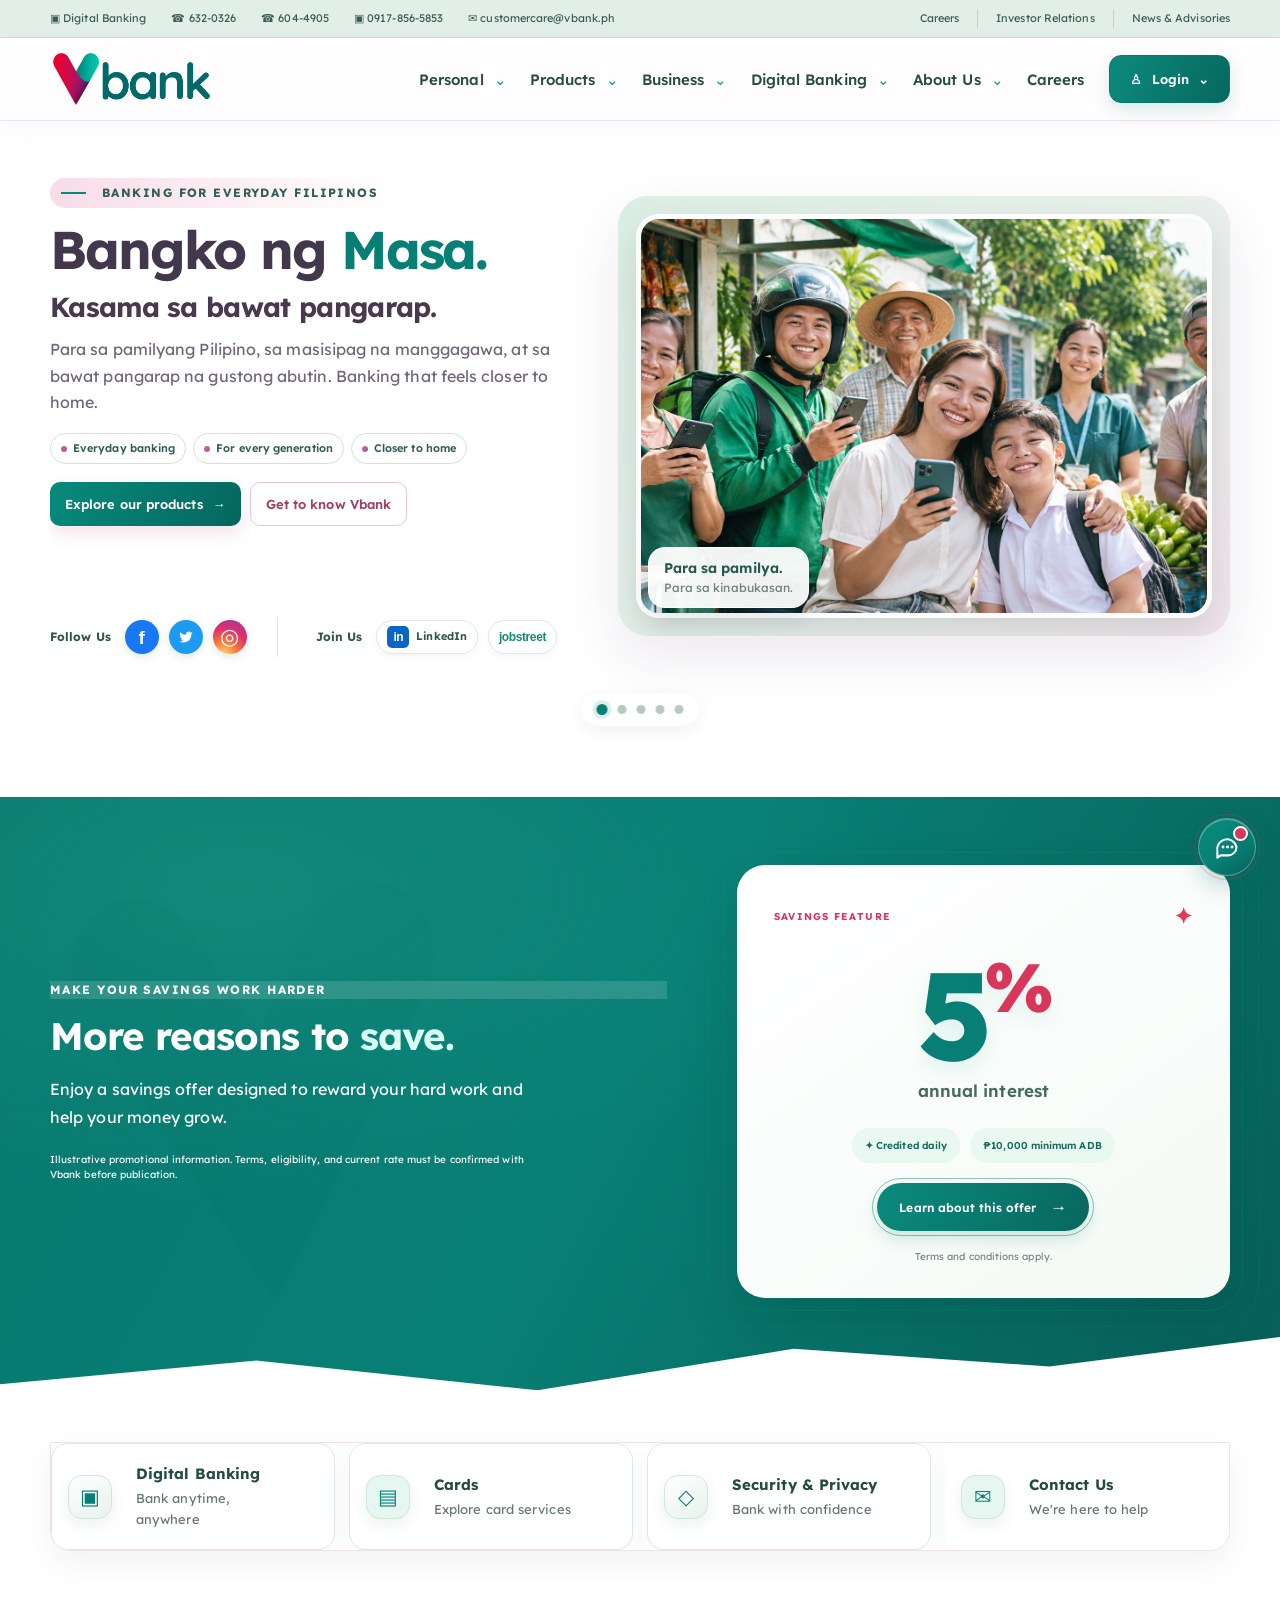
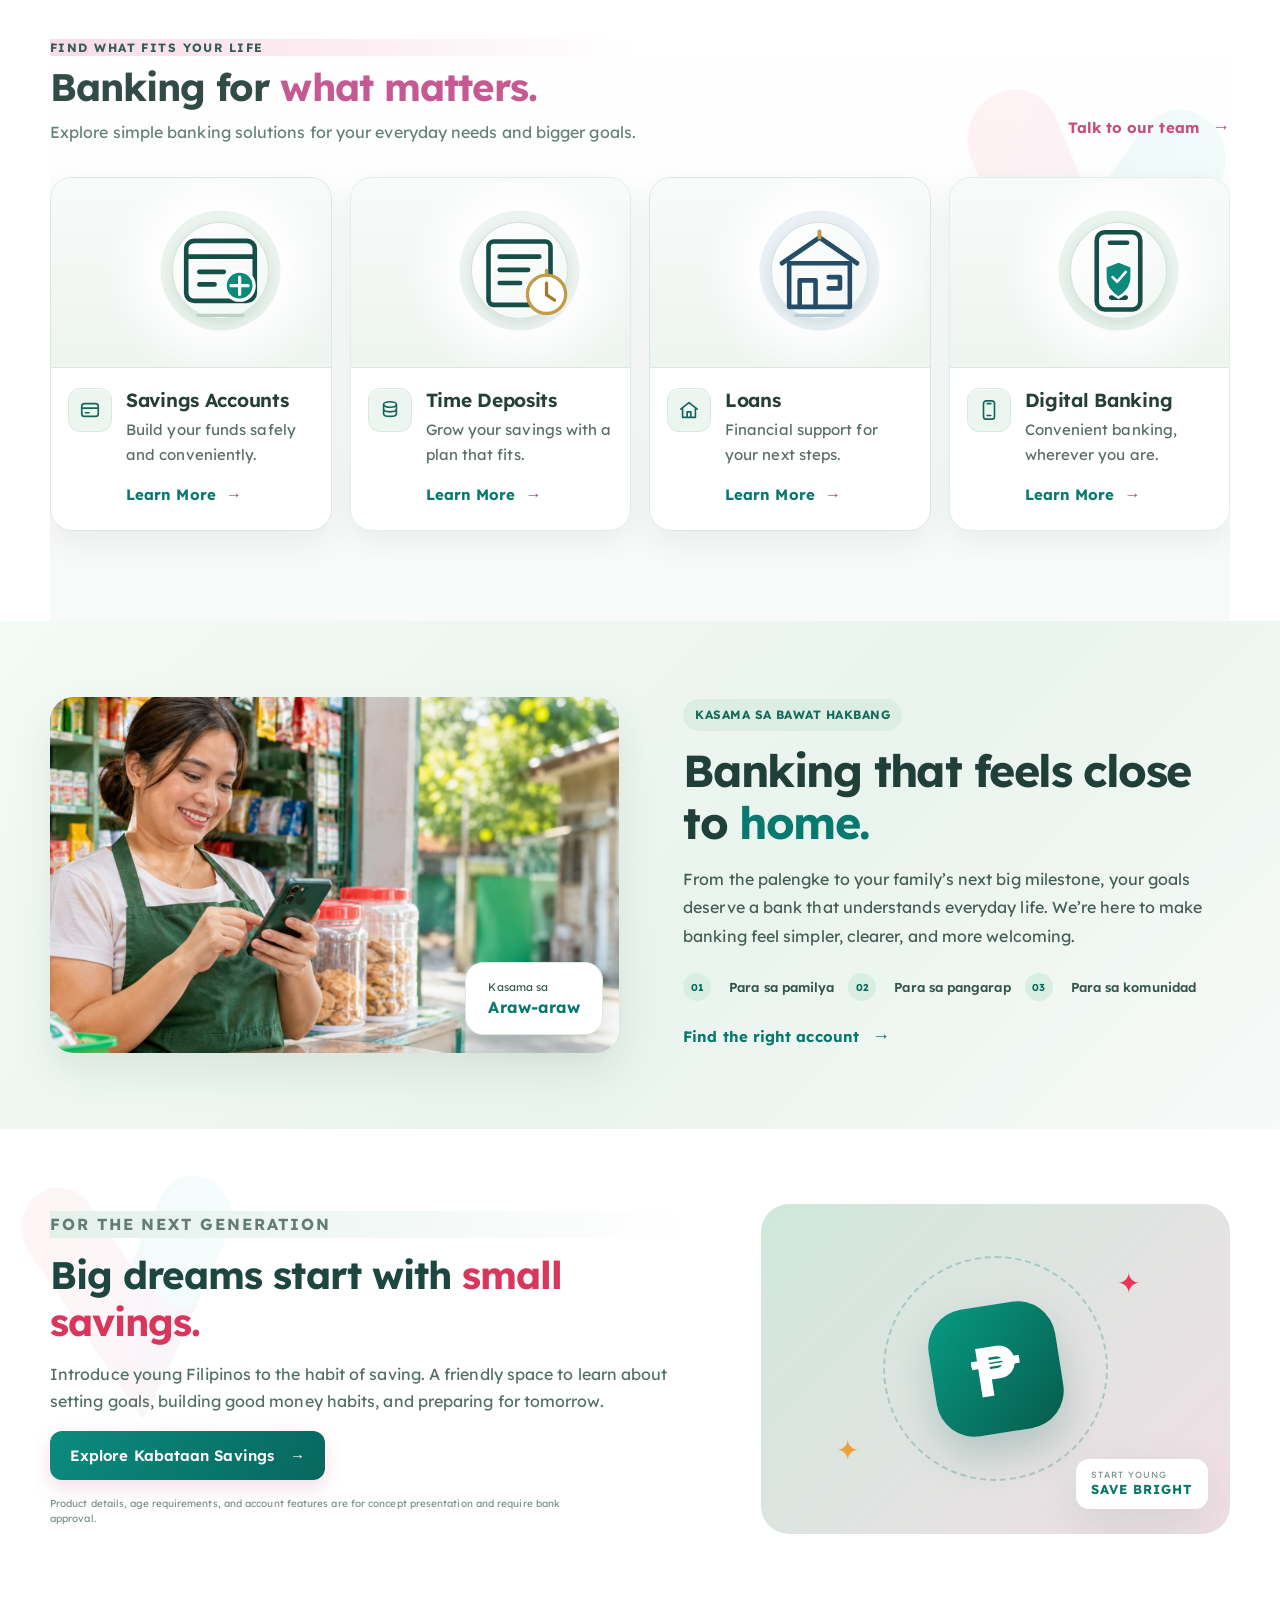
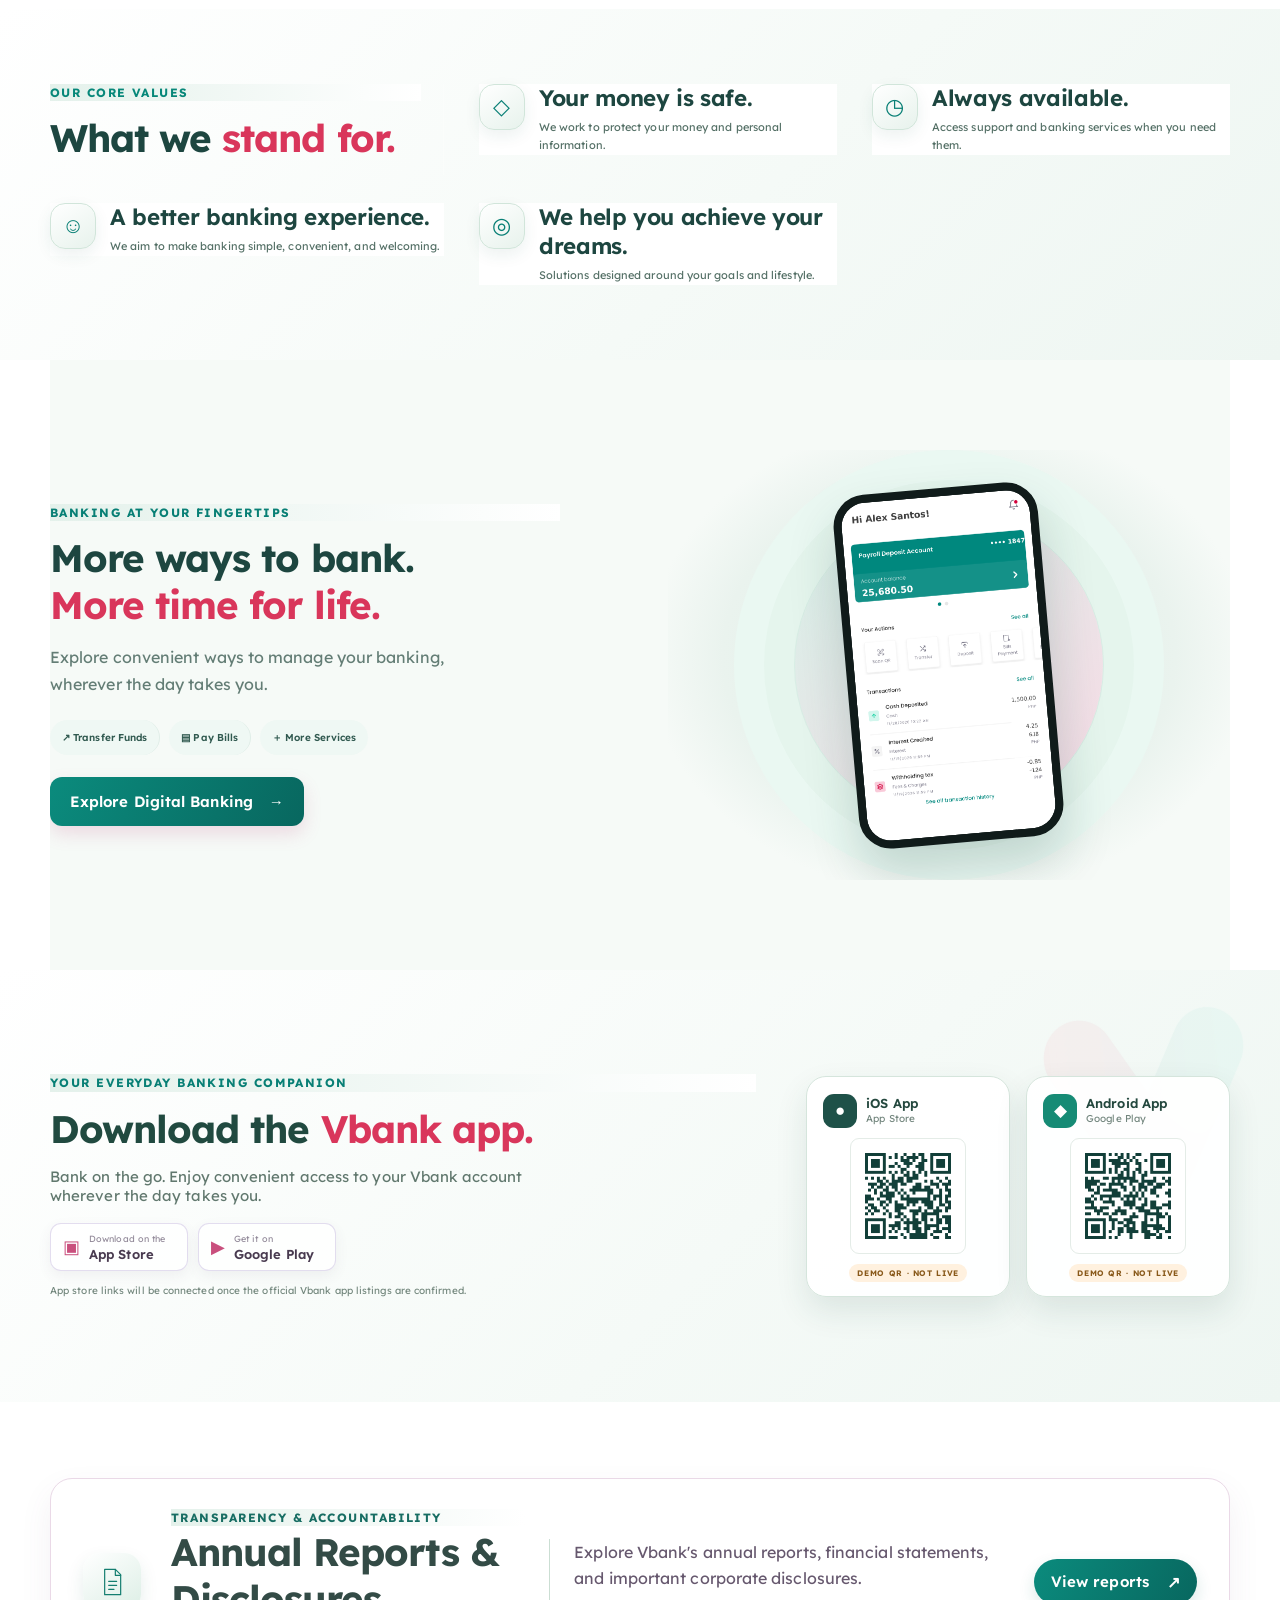
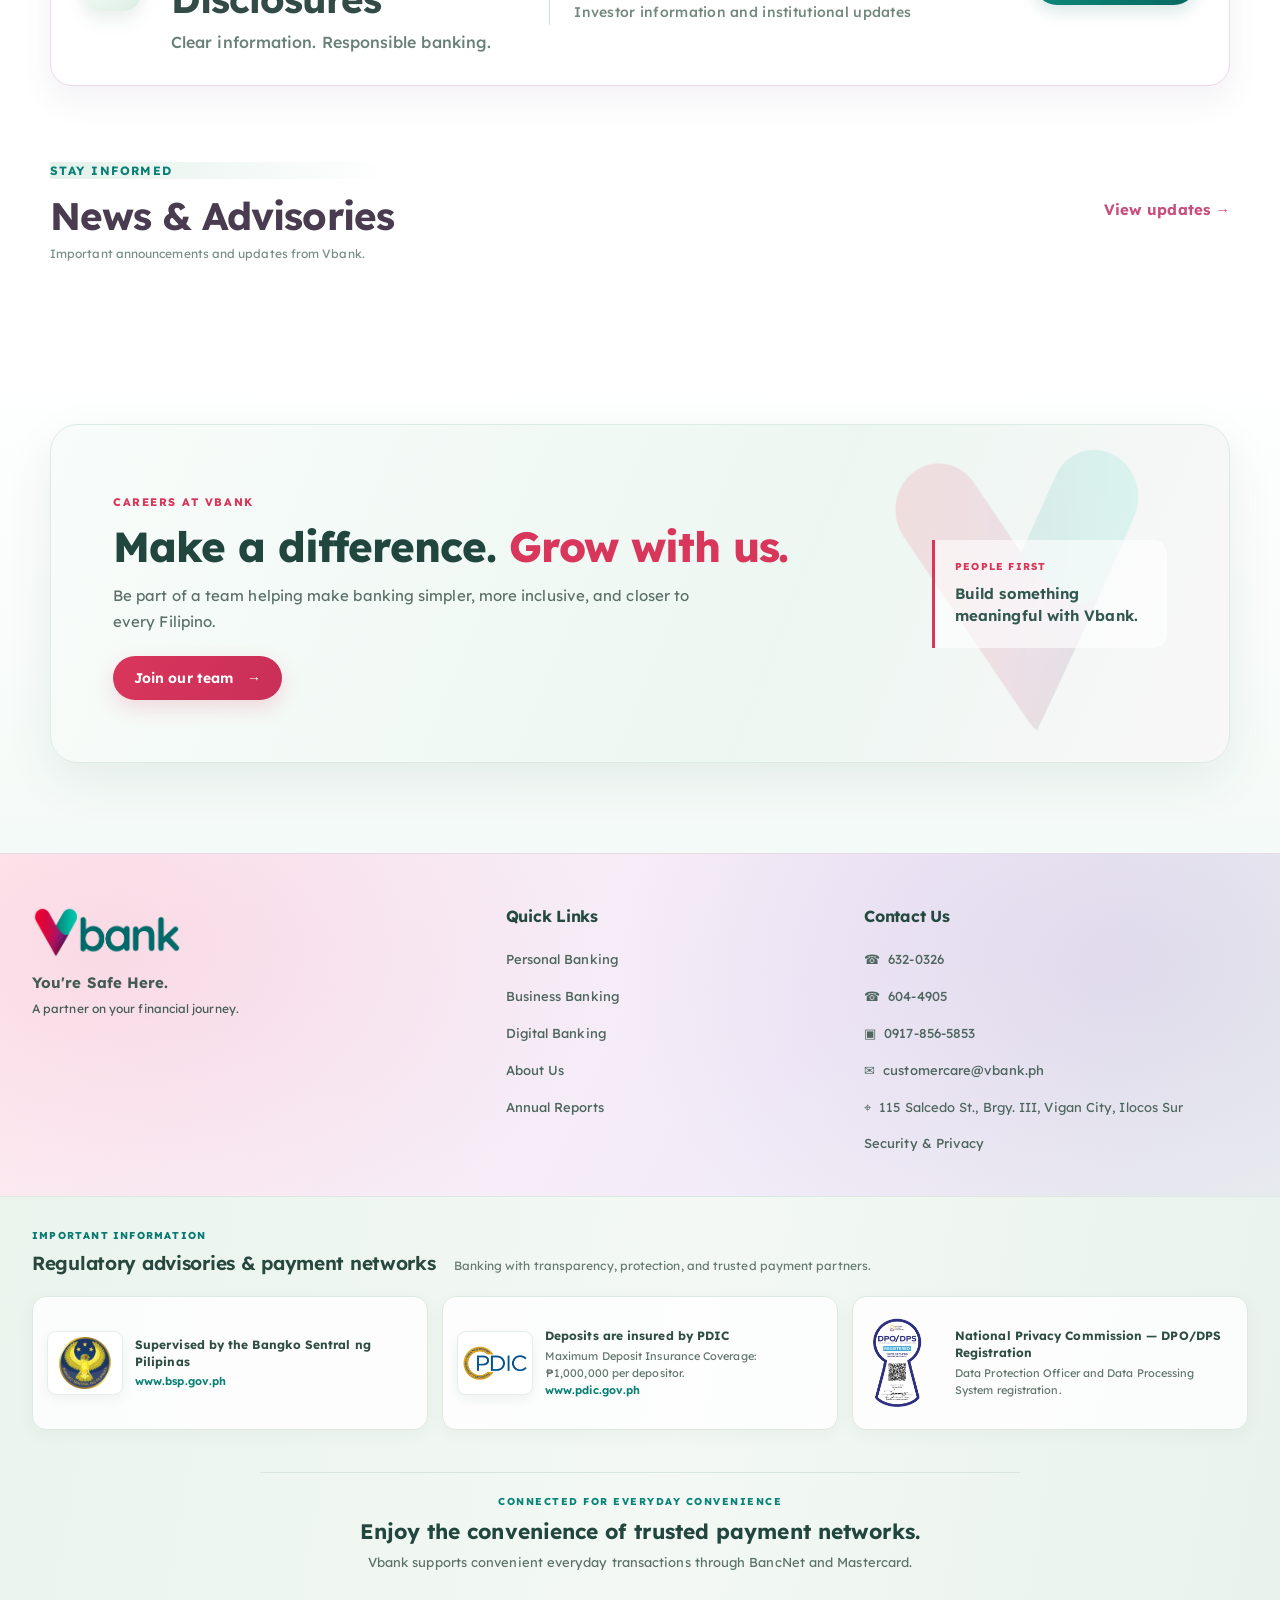
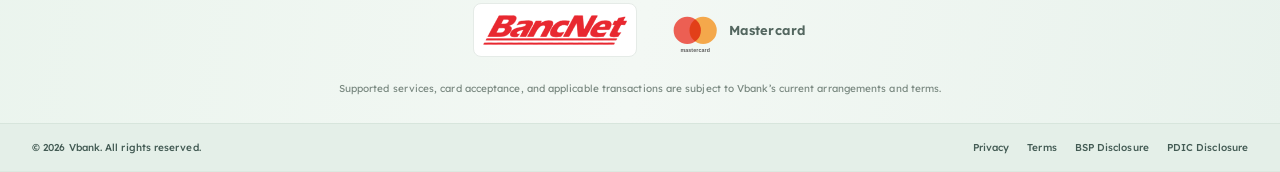
<file: index.html>
<!doctype html>
<html lang="en">
  <head>
    <meta charset="utf-8" />
    <meta name="viewport" content="width=device-width, initial-scale=1" />
    <meta name="theme-color" content="#002d27" />
    <meta
      name="description"
      content="Vbank — Bangko ng Masa. Simple, welcoming banking for every Filipino."
    />
    <title>Vbank | Bangko ng Masa</title>
    <link rel="preconnect" href="https://fonts.googleapis.com" />
    <link rel="preconnect" href="https://fonts.gstatic.com" crossorigin />
    <link
      href="https://fonts.googleapis.com/css2?family=Lexend:wght@300;400;500;600;700;800&family=Poppins:wght@400;500;600;700;800&display=swap"
      rel="stylesheet"
    />
    <link rel="stylesheet" href="styles.css" />
  </head>
  <body>
    <div class="utility-bar">
      <div class="container utility-inner">
        <div class="utility-links">
          <a href="#digital-banking">▣ <span>Digital Banking</span></a>
          <a href="tel:6320326">☎ <span>632-0326</span></a><a href="tel:6044905">☎ <span>604-4905</span></a><a href="tel:+639178565853">▣ <span>0917-856-5853</span></a>
          <a href="mailto:customercare@vbank.ph"
            >✉ <span>customercare@vbank.ph</span></a
          >
        </div>
        <div class="utility-links utility-right">
          <a href="#careers">Careers</a
          ><a href="#investor">Investor Relations</a
          ><a href="#news">News &amp; Advisories</a>
        </div>
      </div>
    </div>

    <header class="site-header">
      <div class="container nav-wrap">
        <a class="brand" href="#home" aria-label="Vbank home">
          <img src="assets/vbank-logo.png" alt="Vbank — Bangko ng Masa" />
        </a>
        <input
          class="nav-toggle"
          type="checkbox"
          id="nav-toggle"
          aria-label="Toggle navigation"
        />
        <label class="menu-button" for="nav-toggle" aria-label="Open navigation"
          ><span></span><span></span><span></span
        ></label>
        <nav class="main-nav" aria-label="Main navigation">
          <div class="nav-item">
            <a href="#personal">Personal <span>⌄</span></a>
            <div class="dropdown">
              <a href="#savings">Savings Accounts</a
              ><a href="#deposits">Time Deposits</a><a href="#loans">Loans</a>
            </div>
          </div>
          <div class="nav-item">
            <a href="#products">Products <span>⌄</span></a>
            <div class="dropdown">
              <a href="#savings">Savings</a><a href="#deposits">Time Deposits</a
              ><a href="#loans">Loans</a>
            </div>
          </div>
          <div class="nav-item">
            <a href="#business">Business <span>⌄</span></a>
            <div class="dropdown">
              <a href="#business">Business Banking</a
              ><a href="#contact">Talk to our team</a>
            </div>
          </div>
          <div class="nav-item">
            <a href="#digital-banking">Digital Banking <span>⌄</span></a>
            <div class="dropdown">
              <a href="#digital-banking">Mobile Banking</a
              ><a href="#security">Security Tips</a>
            </div>
          </div>
          <div class="nav-item">
            <a href="#about">About Us <span>⌄</span></a>
            <div class="dropdown">
              <a href="#about">Our Story</a><a href="#security">Security &amp; Privacy</a
              ><a href="#contact">Contact Us</a>
            </div>
          </div>
          <div class="nav-item">
            <a href="careers.html">Careers</a>
          </div>
        </nav>
        <a class="login-button" href="#digital-banking"
          >♙ <span>Login</span>⌄</a
        >
      </div>
    </header>

    <main>
      <section class="hero" id="home">
  <div class="container hero-inner">
    <div class="hero-copy reveal">
      <div class="hero-slide-copy" aria-live="polite" data-hero-slides>
        <div class="hero-slide is-active" data-slide="0">
          <p class="eyebrow"><span class="eyebrow-line"></span> Banking for everyday Filipinos</p>
          <h1>Bangko ng <em>Masa.</em></h1>
          <h2 class="hero-tagline">Kasama sa bawat pangarap.</h2>
          <p class="hero-lead">Para sa pamilyang Pilipino, sa masisipag na manggagawa, at sa bawat pangarap na gustong abutin. Banking that feels closer to home.</p>
          <div class="hero-marketing-points"><span>Everyday banking</span><span>For every generation</span><span>Closer to home</span></div>
          <div class="hero-cta-row"><a class="hero-cta hero-cta-primary" href="#products">Explore our products <span aria-hidden="true">→</span></a><a class="hero-cta hero-cta-secondary" href="#about">Get to know Vbank</a></div>
        </div>
        <div class="hero-slide" data-slide="1">
          <p class="eyebrow"><span class="eyebrow-line"></span> What makes us Vbank</p>
          <h1>People <em>first.</em></h1>
          <h2 class="hero-tagline">Built around trust, care, and progress.</h2>
          <p class="hero-lead">We believe banking should be safe, accessible, welcoming, and focused on helping every Filipino move forward.</p>
          <div class="hero-marketing-points"><span>People at the heart</span><span>Trust in every step</span><span>Progress together</span></div>
          <div class="hero-cta-row"><a class="hero-cta hero-cta-primary" href="#about">Discover our values <span aria-hidden="true">→</span></a><a class="hero-cta hero-cta-secondary" href="#investor">Transparency &amp; reports</a></div>
        </div>
        <div class="hero-slide hero-app-slide" data-slide="2">
          <p class="eyebrow"><span class="eyebrow-line"></span> Banking wherever life takes you</p>
          <h1>Your bank.<br><em>Your everyday.</em></h1>
          <h2 class="hero-tagline">Vbank at your fingertips.</h2>
          <p class="hero-lead">Check your balance, transfer funds, pay bills, and stay connected to your money with the Vbank app.</p>
          <div class="hero-app-benefits"><span>✓ Check balances</span><span>✓ Transfer funds</span><span>✓ Pay bills with ease</span></div>
          <div class="hero-store-actions">
            <a class="store-button store-button-dark" href="#app-download"><span class="store-icon">▣</span><span><small>Download on the</small><b>App Store</b></span><span class="store-arrow" aria-hidden="true">↗</span></a>
            <a class="store-button store-button-dark" href="#app-download"><span class="store-icon">▶</span><span><small>Get it on</small><b>Google Play</b></span><span class="store-arrow" aria-hidden="true">↗</span></a>
          </div>
          <p class="hero-app-footnote">Scan the matching QR code to find your app platform.</p>
        </div>
        <div class="hero-slide" data-slide="3">
          <p class="eyebrow"><span class="eyebrow-line"></span> For every stage of life</p>
          <h1>Little steps.<br><em>Big dreams.</em></h1>
          <h2 class="hero-tagline">Start with a goal. Grow at your pace.</h2>
          <p class="hero-lead">From a first savings account to the next family milestone, make room for the plans that matter most.</p>
          <div class="hero-marketing-points"><span>Build a savings habit</span><span>Plan for tomorrow</span><span>Celebrate every milestone</span></div>
          <div class="hero-cta-row"><a class="hero-cta hero-cta-primary" href="#kabataan-savings">Explore Kabataan Savings <span aria-hidden="true">→</span></a><a class="hero-cta hero-cta-secondary" href="#featured-savings">Discover savings</a></div>
        </div>
        <div class="hero-slide" data-slide="4">
          <p class="eyebrow"><span class="eyebrow-line"></span> For the doers and dreamers</p>
          <h1>Everyday work.<br><em>Everyday progress.</em></h1>
          <h2 class="hero-tagline">Kasama sa bawat hakbang.</h2>
          <p class="hero-lead">For neighborhood stores, hardworking earners, and families building something meaningful—Vbank is part of the journey.</p>
          <div class="hero-marketing-points"><span>For local communities</span><span>For hardworking people</span><span>For what comes next</span></div>
          <div class="hero-cta-row"><a class="hero-cta hero-cta-primary" href="#products">Find a banking solution <span aria-hidden="true">→</span></a><a class="hero-cta hero-cta-secondary" href="#about">Why Vbank</a></div>
        </div>
      </div>
      <div class="hero-proof"><span class="proof-check">✓</span> Your partner on your financial journey</div>
      <div class="hero-community-links" aria-label="Connect with and join Vbank">
        <div class="hero-link-group hero-follow-group">
          <span class="hero-link-heading">Follow Us</span>
          <a class="social-circle social-facebook" href="#" aria-label="Vbank Facebook" title="Facebook">f</a>
          <a class="social-circle social-twitter" href="#" aria-label="Vbank Twitter" title="Twitter">
            <svg viewBox="0 0 24 24" aria-hidden="true"><path d="M22 5.9a8.2 8.2 0 0 1-2.36.65 4.12 4.12 0 0 0 1.8-2.27 8.22 8.22 0 0 1-2.6.99 4.1 4.1 0 0 0-7 3.74 11.64 11.64 0 0 1-8.45-4.28 4.1 4.1 0 0 0 1.27 5.47 4.08 4.08 0 0 1-1.86-.51v.05a4.1 4.1 0 0 0 3.29 4.02 4.1 4.1 0 0 1-1.85.07 4.1 4.1 0 0 0 3.83 2.85A8.23 8.23 0 0 1 2 18.37a11.61 11.61 0 0 0 6.29 1.84c7.55 0 11.68-6.25 11.68-11.67l-.01-.53A8.34 8.34 0 0 0 22 5.9Z"/></svg>
          </a>
          <a class="social-circle social-instagram" href="#" aria-label="Vbank Instagram" title="Instagram">◎</a>
        </div>
        <div class="hero-link-group hero-join-group">
          <span class="hero-link-heading">Join Us</span>
          <a class="career-platform-link linkedin-careers" href="https://www.linkedin.com/jobs/" target="_blank" rel="noopener noreferrer" aria-label="Find jobs on LinkedIn" title="LinkedIn Jobs"><span class="platform-icon">in</span><span>LinkedIn</span></a>
          <a class="career-platform-link jobstreet-careers" href="https://ph.jobstreet.com/" target="_blank" rel="noopener noreferrer" aria-label="Explore jobs on JobStreet" title="JobStreet"><span class="jobstreet-wordmark">jobstreet</span></a>
        </div>
      </div>
    </div>
    <div class="hero-visual reveal" aria-label="Vbank highlights">
      <div class="hero-visual-panel is-active" data-visual="0">
        <img class="hero-family-photo" src="assets/filipino-community-masa.png" alt="Filipino community members, workers, families, and local vendors together" />
        <div class="hero-photo-caption"><span class="caption-v"><img src="assets/vbank-symbol.png" alt="" aria-hidden="true" /></span><span><b>Para sa pamilya.</b><small>Para sa kinabukasan.</small></span></div>
      </div>
      <div class="hero-visual-panel hero-visual-values" data-visual="1" aria-hidden="true">
        <img class="hero-values-photo" src="assets/filipino-community-masa.png" alt="A diverse Filipino neighborhood community" />
        <div class="hero-values-card"><span class="hero-values-kicker">OUR CORE VALUES</span><h3>Banking with <em>purpose.</em></h3>
          <div class="hero-value-row"><span>♡</span><div><b>People first</b><small>We put our communities at the heart of what we do.</small></div></div>
          <div class="hero-value-row"><span>◇</span><div><b>Trust &amp; security</b><small>We work to protect what matters to you.</small></div></div>
          <div class="hero-value-row"><span>↗</span><div><b>Progress for all</b><small>We support every step toward a brighter future.</small></div></div>
        </div>
      </div>
      <div class="hero-visual-panel hero-visual-app" data-visual="2" aria-hidden="true">
        <div class="hero-app-promo-card">
          <div class="hero-app-preview"><img src="assets/vbank-app-screenshot.png" alt="Vbank app dashboard preview with fictional demo account details" /></div>
          <div class="hero-app-qr-stack">
            <div class="hero-app-qr-card"><b>iOS app</b><img src="assets/qr-ios-demo.png" alt="Demo QR code for iOS app download" /><small>Demo QR · not live</small></div>
            <div class="hero-app-qr-card"><b>Android app</b><img src="assets/qr-android-demo.png" alt="Demo QR code for Android app download" /><small>Demo QR · not live</small></div>
          </div>
        </div>
      </div>
      <div class="hero-visual-panel hero-visual-goals" data-visual="3" aria-hidden="true">
        <img class="hero-family-photo" src="assets/filipino-family-savings.png" alt="Filipino family planning and saving together at home" />
        <div class="hero-photo-caption"><span class="caption-v"><img src="assets/vbank-symbol.png" alt="" aria-hidden="true" /></span><span><b>Para sa pangarap.</b><small>One step at a time.</small></span></div>
        <div class="hero-image-tag">SAVE FOR WHAT MATTERS</div>
      </div>
      <div class="hero-visual-panel hero-visual-community" data-visual="4" aria-hidden="true">
        <img class="hero-family-photo" src="assets/filipino-community-masa.png" alt="Filipino local community members and small business owners" />
        <div class="hero-photo-caption"><span class="caption-v"><img src="assets/vbank-symbol.png" alt="" aria-hidden="true" /></span><span><b>Kasama sa bawat hakbang.</b><small>Para sa bawat Pilipino.</small></span></div>
        <div class="hero-image-tag">BANKING FOR EVERYDAY LIFE</div>
      </div>
    </div>
  </div>
  <div class="hero-controls" role="group" aria-label="Choose a hero slide">
    <button class="active" type="button" aria-label="Show slide 1: Bangko ng Masa" aria-current="true" data-go-slide="0"></button>
    <button type="button" aria-label="Show slide 2: Core values" aria-current="false" data-go-slide="1"></button>
    <button type="button" aria-label="Show slide 3: Vbank app" aria-current="false" data-go-slide="2"></button>
    <button type="button" aria-label="Show slide 4: Savings goals" aria-current="false" data-go-slide="3"></button>
    <button type="button" aria-label="Show slide 5: Everyday progress" aria-current="false" data-go-slide="4"></button>
  </div>
</section>

      <section class="rate-feature-section" id="featured-savings">
        <div class="container rate-feature-inner reveal">
          <div class="rate-feature-copy">
            <p class="eyebrow">Make your savings work harder</p>
            <h2>More reasons to <em>save.</em></h2>
            <p>Enjoy a savings offer designed to reward your hard work and help your money grow.</p>
            <small>Illustrative promotional information. Terms, eligibility, and current rate must be confirmed with Vbank before publication.</small>
          </div>
          <div class="rate-feature-card" aria-label="5 percent annual interest offer">
            <div class="rate-feature-top"><span class="rate-feature-label">SAVINGS FEATURE</span><span class="rate-pulse">✦</span></div>
            <div class="rate-feature-number">5<span>%</span></div>
            <div class="rate-feature-subtitle">annual interest</div>
            <div class="rate-feature-benefits"><span>✦ Credited daily</span><span>₱10,000 minimum ADB</span></div>
            <a class="rate-cta" href="#contact">Learn about this offer <span>→</span></a>
            <p>Terms and conditions apply.</p>
          </div>
        </div>
      </section>

      <section class="quick-links container" aria-label="Quick links">
        <a href="#digital-banking"
          ><span class="quick-icon">▣</span
          ><span
            ><b>Digital Banking</b><small>Bank anytime, anywhere</small></span
          ><i>↗</i></a
        >
        <a href="#cards"
          ><span class="quick-icon">▤</span
          ><span><b>Cards</b><small>Explore card services</small></span
          ><i>↗</i></a
        >
        <a href="#security"
          ><span class="quick-icon">◇</span
          ><span
            ><b>Security &amp; Privacy</b
            ><small>Bank with confidence</small></span
          ><i>↗</i></a
        >
        <a href="#contact"
          ><span class="quick-icon">✉</span
          ><span><b>Contact Us</b><small>We're here to help</small></span
          ><i>↗</i></a
        >
      </section>

      <section class="container" id="products">
        <div class="section-heading reveal">
          <div>
            <p class="eyebrow">Find what fits your life</p>
            <h2>Banking for <em>what matters.</em></h2>
            <p>
              Explore simple banking solutions for your everyday needs and
              bigger goals.
            </p>
          </div>
          <a class="text-link" href="#contact"
            >Talk to our team <span>→</span></a
          >
        </div>
        <div class="product-grid">
          <article class="product-card reveal" id="savings">
            <div class="product-art art-savings"><img class="product-art-image" src="assets/product-savings-art.svg" alt="Savings account illustration: start saving" /></div>
            <div class="product-info">
              <span class="product-icon"><svg viewBox="0 0 24 24" aria-hidden="true"><rect x="3" y="5" width="18" height="14" rx="3"/><path d="M3 10h18M7 15h4"/></svg></span>
              <div>
                <h3>Savings Accounts</h3>
                <p>Build your funds safely and conveniently.</p>
                <a href="#contact">Learn More <b>→</b></a>
              </div>
            </div>
          </article>
          <article class="product-card reveal" id="deposits">
            <div class="product-art art-deposit"><img class="product-art-image" src="assets/product-deposit-art.svg" alt="Time deposit illustration: plan ahead" /></div>
            <div class="product-info">
              <span class="product-icon"><svg viewBox="0 0 24 24" aria-hidden="true"><ellipse cx="12" cy="6" rx="7" ry="3"/><path d="M5 6v5c0 2 3 3 7 3s7-1 7-3V6M5 11v5c0 2 3 3 7 3s7-1 7-3v-5"/></svg></span>
              <div>
                <h3>Time Deposits</h3>
                <p>Grow your savings with a plan that fits.</p>
                <a href="#contact">Learn More <b>→</b></a>
              </div>
            </div>
          </article>
          <article class="product-card reveal" id="loans">
            <div class="product-art art-loan"><img class="product-art-image" src="assets/product-loan-art.svg" alt="Loan illustration: move forward" /></div>
            <div class="product-info">
              <span class="product-icon"><svg viewBox="0 0 24 24" aria-hidden="true"><path d="m3 11 9-7 9 7M5 10v10h14V10M10 20v-6h4v6"/></svg></span>
              <div>
                <h3>Loans</h3>
                <p>Financial support for your next steps.</p>
                <a href="#contact">Learn More <b>→</b></a>
              </div>
            </div>
          </article>
          <article class="product-card reveal" id="digital-banking">
            <div class="product-art art-digital"><img class="product-art-image" src="assets/product-digital-art.svg" alt="Digital banking illustration: bank on the go" /></div>
            <div class="product-info">
              <span class="product-icon"><svg viewBox="0 0 24 24" aria-hidden="true"><rect x="6" y="2" width="12" height="20" rx="3"/><path d="M10 5h4M10 18h4"/></svg></span>
              <div>
                <h3>Digital Banking</h3>
                <p>Convenient banking, wherever you are.</p>
                <a href="#contact">Learn More <b>→</b></a>
              </div>
            </div>
          </article>
        </div>
      </section>

      <section class="community-section" id="community">
        <div class="container community-inner">
          <div class="community-photo reveal"><img src="assets/community-sari-sari-owner.png" alt="A Filipino sari-sari store owner using her phone for everyday banking" /><span class="community-stamp">Kasama sa<br /><b>Araw-araw</b></span></div>
          <div class="community-copy reveal">
            <p class="eyebrow">Kasama sa bawat hakbang</p>
            <h2>Banking that feels close to <em>home.</em></h2>
            <p>From the palengke to your family’s next big milestone, your goals deserve a bank that understands everyday life. We’re here to make banking feel simpler, clearer, and more welcoming.</p>
            <div class="community-points"><span><b>01</b> Para sa pamilya</span><span><b>02</b> Para sa pangarap</span><span><b>03</b> Para sa komunidad</span></div>
            <a class="text-link" href="#products">Find the right account <span>→</span></a>
          </div>
        </div>
      </section>

      <section class="kabataan-section" id="kabataan-savings">
        <div class="container kabataan-inner">
          <div class="kabataan-art" aria-hidden="true"><div class="kabataan-orbit"></div><div class="kabataan-coin">₱</div><span class="kabataan-star star-one">✦</span><span class="kabataan-star star-two">✦</span><div class="kabataan-tag">START YOUNG<br /><b>SAVE BRIGHT</b></div></div>
          <div class="kabataan-copy reveal">
            <p class="eyebrow">For the next generation</p>
            <h2>Big dreams start with <em>small savings.</em></h2>
            <p>Introduce young Filipinos to the habit of saving. A friendly space to learn about setting goals, building good money habits, and preparing for tomorrow.</p>
            <a class="button button-primary" href="#contact">Explore Kabataan Savings <span>→</span></a>
            <small>Product details, age requirements, and account features are for concept presentation and require bank approval.</small>
          </div>
        </div>
      </section>

      <section class="promise-section" id="about">
        <div class="container promise-inner">
          <div class="promise-heading">
            <p class="eyebrow">Our core values</p>
            <h2>What we <em>stand for.</em></h2>
          </div>
          <div class="promise-item">
            <span class="promise-symbol">◇</span>
            <div>
              <h3>Your money is safe.</h3>
              <p>We work to protect your money and personal information.</p>
            </div>
          </div>
          <div class="promise-item">
            <span class="promise-symbol">◷</span>
            <div>
              <h3>Always available.</h3>
              <p>Access support and banking services when you need them.</p>
            </div>
          </div>
          <div class="promise-item">
            <span class="promise-symbol">☺</span>
            <div>
              <h3>A better banking experience.</h3>
              <p>We aim to make banking simple, convenient, and welcoming.</p>
            </div>
          </div>
          <div class="promise-item">
            <span class="promise-symbol">◎</span>
            <div>
              <h3>We help you achieve your dreams.</h3>
              <p>Solutions designed around your goals and lifestyle.</p>
            </div>
          </div>
        </div>
      </section>

      <section class="digital-section container" id="business">
        <div class="digital-copy reveal">
          <p class="eyebrow">Banking at your fingertips</p>
          <h2>More ways to bank.<br /><em>More time for life.</em></h2>
          <p>
            Explore convenient ways to manage your banking, wherever the day
            takes you.
          </p>
          <div class="feature-list">
            <span>↗ Transfer Funds</span><span>▤ Pay Bills</span
            ><span>＋ More Services</span>
          </div>
          <a class="button button-primary" href="#contact"
            >Explore Digital Banking <span>→</span></a
          >
        </div>
        <div class="digital-art reveal">
          <div class="digital-orbit"></div>
          <div class="digital-phone-large actual-app-secondary">
            <img src="assets/vbank-app-screenshot.png" alt="Vbank mobile banking dashboard showing account balance, actions, and recent transactions" />
          </div>
          <img class="digital-v-symbol" src="assets/vbank-symbol.png" alt="" aria-hidden="true" />
        </div>
      </section>

      <section class="app-download-section" id="app-download">
        <div class="container app-download-inner">
          <div class="app-download-copy">
            <p class="eyebrow">Your everyday banking companion</p>
            <h2>Download the <em>Vbank app.</em></h2>
            <p>Bank on the go. Enjoy convenient access to your Vbank account wherever the day takes you.</p>
            <div class="app-store-actions">
              <a class="store-button" href="#app-download-info"><span class="store-icon">▣</span><span><small>Download on the</small><b>App Store</b></span></a>
              <a class="store-button" href="#app-download-info"><span class="store-icon">▶</span><span><small>Get it on</small><b>Google Play</b></span></a>
            </div>
            <small class="app-store-note">App store links will be connected once the official Vbank app listings are confirmed.</small>
          </div>
          <div class="app-download-qr-wrap" id="app-download-info">
            <div class="app-platform-qr-grid">
              <article class="app-platform-qr">
                <div class="platform-qr-heading"><span class="platform-mark ios-mark">●</span><div><b>iOS App</b><small>App Store</small></div></div>
                <img src="assets/qr-ios-demo.png" alt="Demonstration QR code for the Vbank iOS app download" />
                <span class="qr-demo-label">DEMO QR · NOT LIVE</span>
              </article>
              <article class="app-platform-qr">
                <div class="platform-qr-heading"><span class="platform-mark android-mark">◆</span><div><b>Android App</b><small>Google Play</small></div></div>
                <img src="assets/qr-android-demo.png" alt="Demonstration QR code for the Vbank Android app download" />
                <span class="qr-demo-label">DEMO QR · NOT LIVE</span>
              </article>
            </div>
            <img class="app-download-v" src="assets/vbank-symbol.png" alt="" aria-hidden="true" />
          </div>
        </div>
      </section>

      <section class="annual-section container" id="investor">
        <div class="annual-report-mark" aria-hidden="true">
          <svg viewBox="0 0 48 48"><path d="M13 5h16l8 8v30H13z"/><path d="M29 5v9h8M19 23h12M19 29h12M19 35h8"/></svg>
        </div>
        <div class="annual-title">
          <p class="eyebrow">Transparency &amp; accountability</p>
          <h2>Annual Reports &amp; Disclosures</h2>
          <p>Clear information. Responsible banking.</p>
        </div>
        <div class="annual-copy">
          <p>Explore Vbank's annual reports, financial statements, and important corporate disclosures.</p>
          <span>Investor information and institutional updates</span>
        </div>
        <a class="annual-action" href="#contact">View reports <span aria-hidden="true">↗</span></a>
      </section>

      <section class=" container" id="news">
        <div>
          <p class="eyebrow">Stay informed</p>
          <h2>News &amp; Advisories</h2>
          <p>Important announcements and updates from Vbank.</p>
        </div>
        <a class="text-link" href="#contact">View updates →</a>
      </section>
    </main>

    
      <section class="careers-promo-section" aria-labelledby="careers-promo-title">
        <div class="container careers-promo-card">
          <div class="careers-promo-copy">
            <span class="careers-promo-kicker">CAREERS AT VBANK</span>
            <h2 id="careers-promo-title">Make a difference. <em>Grow with us.</em></h2>
            <p>Be part of a team helping make banking simpler, more inclusive, and closer to every Filipino.</p>
            <a class="careers-promo-button" href="careers.html">Join our team <span aria-hidden="true">→</span></a>
          </div>
          <div class="careers-promo-mark" aria-hidden="true"><img src="assets/vbank-symbol.png" alt="" /></div>
          <div class="careers-promo-note">
            <span>PEOPLE FIRST</span>
            <strong>Build something meaningful with Vbank.</strong>
          </div>
        </div>
      </section>

<footer id="contact">
      <div class="container footer-main">
        <div class="footer-brand">
          <img class="footer-logo" src="assets/vbank-logo.png" alt="Vbank" />
          <p class="footer-tagline">You're Safe Here.</p>
          <small>A partner on your financial journey.</small>
        </div>
        <div class="footer-col">
          <h3>Quick Links</h3>
          <a href="#products">Personal Banking</a
          ><a href="#business">Business Banking</a
          ><a href="#digital-banking">Digital Banking</a
          ><a href="#about">About Us</a><a href="#investor">Annual Reports</a>
        </div>
        <div class="footer-col">
          <h3>Contact Us</h3>
          <a href="tel:6320326">☎ &nbsp;632-0326</a><a href="tel:6044905">☎ &nbsp;604-4905</a><a href="tel:+639178565853">▣ &nbsp;0917-856-5853</a
          ><a href="mailto:customercare@vbank.ph"
            >✉ &nbsp;customercare@vbank.ph</a
          >
          <p>⌖ &nbsp;115 Salcedo St., Brgy. III, Vigan City, Ilocos Sur</p>
          <a href="#security">Security &amp; Privacy</a>

        </div>
      </div>
      <div class="footer-compliance-wrap">
        <div class="container footer-compliance">
          <div class="compliance-heading">
            <span class="compliance-kicker">IMPORTANT INFORMATION</span>
            <h3>Regulatory advisories &amp; payment networks</h3>
            <p>Banking with transparency, protection, and trusted payment partners.</p>
          </div>
          <div class="regulatory">

          <div class="reg-item" id="bsp">
            <img class="regulatory-logo bsp-logo" src="assets/bsp-logo.png" alt="Bangko Sentral ng Pilipinas" />
            <p>
              <b>Supervised by the Bangko Sentral ng Pilipinas</b><br /><a
                href="https://www.bsp.gov.ph/"
                target="_blank"
                rel="noopener"
                >www.bsp.gov.ph</a
              >
            </p>
          </div>
          <div class="reg-item" id="pdic">
            <img class="regulatory-logo pdic-logo" src="assets/pdic-logo.png" alt="Philippine Deposit Insurance Corporation" />
            <p>
              <b>Deposits are insured by PDIC</b><br />Maximum Deposit Insurance
              Coverage: ₱1,000,000 per depositor.<br /><a
                href="https://www.pdic.gov.ph/"
                target="_blank"
                rel="noopener"
                >www.pdic.gov.ph</a
              >
            </p>
          </div>
          <div class="reg-item npc-reg-item" id="data-privacy">
            <a class="npc-badge-link" href="data-privacy.html"
               aria-label="Read the Vbank Data Privacy Statement">
              <img class="regulatory-logo npc-registration-badge"
                   src="assets/npc-dpo-dps-registration.png"
                   alt="National Privacy Commission DPO/DPS registration badge" />
            </a>
            <p>
              <b>National Privacy Commission — DPO/DPS Registration</b><br />
              Data Protection Officer and Data Processing System registration.
            </p>
          </div>
          <div class="payment-network-intro">
            <p class="payment-network-eyebrow">CONNECTED FOR EVERYDAY CONVENIENCE</p>
            <h4>Enjoy the convenience of trusted payment networks.</h4>
            <p>Vbank supports convenient everyday transactions through BancNet and Mastercard.</p>
          </div>
          <div class="payment-network-marks" aria-label="Supported payment networks">
            <a class="network-mark-link bancnet-link" href="https://bancnet.com.ph/"
               target="_blank" rel="noopener noreferrer" aria-label="Visit BancNet official website">
              <img class="bancnet-logo-image" src="assets/bancnet-logo.png" alt="BancNet" />
            </a>
            <a class="network-mark-link mastercard-link" href="https://www.mastercard.com/ph/en.html"
               target="_blank" rel="noopener noreferrer" aria-label="Visit Mastercard official website">
              <span class="mastercard-mark" aria-hidden="true"><i></i><b></b></span>
              <span class="network-name">Mastercard</span>
            </a>
          </div>
          <small class="disclaimer-note">
            Supported services, card acceptance, and applicable transactions are subject to Vbank’s current arrangements and terms.
          </small>
        </div>
      </div>
      <div class="footer-bottom">
        <div class="container">
          <span>© 2026 Vbank. All rights reserved.</span>
          <div>
            <a href="#privacy">Privacy</a><a href="#terms">Terms</a
            ><a href="#bsp">BSP Disclosure</a
            ><a href="#pdic">PDIC Disclosure</a>
          </div>
        </div>
      </div>
    </footer>

    <script>
      const observer = new IntersectionObserver(
        (entries) => {
          entries.forEach((entry) => {
            if (entry.isIntersecting) {
              entry.target.classList.add("is-visible");
              observer.unobserve(entry.target);
            }
          });
        },
        { threshold: 0.12 },
      );
      document
        .querySelectorAll(".reveal")
        .forEach((el) => observer.observe(el));
      document.querySelectorAll(".main-nav a").forEach((link) =>
        link.addEventListener("click", () => {
          const toggle = document.getElementById("nav-toggle");
          if (toggle) toggle.checked = false;
        }),
      );
    </script>
    <script>
      (() => {
        function initVbankHeroCarousel() {
          const hero = document.getElementById('home');
          if (!hero) return;

          const copySlides = Array.from(hero.querySelectorAll('[data-hero-slides] [data-slide]'));
          const visualPanels = Array.from(hero.querySelectorAll('.hero-visual [data-visual]'));
          const dots = Array.from(hero.querySelectorAll('[data-go-slide]'));

          if (!copySlides.length || copySlides.length !== visualPanels.length) {
            console.error('Vbank slideshow setup error:', {
              textSlides: copySlides.length,
              imageSlides: visualPanels.length
            });
            return;
          }

          let activeIndex = 0;
          let timer = null;
          const delay = 3000;

          function showSlide(index) {
            activeIndex = (index + copySlides.length) % copySlides.length;

            copySlides.forEach((slide, i) => {
              const active = i === activeIndex;
              slide.classList.toggle('is-active', active);
              slide.setAttribute('aria-hidden', active ? 'false' : 'true');
            });

            visualPanels.forEach((panel, i) => {
              const active = i === activeIndex;
              panel.classList.toggle('is-active', active);
              panel.setAttribute('aria-hidden', active ? 'false' : 'true');
            });

            dots.forEach((dot, i) => {
              const active = i === activeIndex;
              dot.classList.toggle('active', active);
              dot.setAttribute('aria-current', active ? 'true' : 'false');
            });
          }

          function stopTimer() {
            if (timer !== null) {
              window.clearInterval(timer);
              timer = null;
            }
          }

          function startTimer() {
            stopTimer();
            timer = window.setInterval(() => {
              showSlide(activeIndex + 1);
            }, delay);
          }

          dots.forEach((dot, i) => {
            dot.addEventListener('click', () => {
              showSlide(i);
              startTimer();
            });
          });

          // Do not pause on hover or keyboard focus: this was causing the
          // slideshow to appear stuck whenever the pointer rested on the hero.
          document.addEventListener('visibilitychange', () => {
            if (document.hidden) stopTimer();
            else startTimer();
          });

          showSlide(0);
          startTimer();
        }

        if (document.readyState === 'loading') {
          document.addEventListener('DOMContentLoaded', initVbankHeroCarousel, { once: true });
        } else {
          initVbankHeroCarousel();
        }
      })();
    </script>

    <div class="vbank-chat-widget" aria-live="polite">
      <section class="vbank-chat-panel" id="vbank-chat-panel" aria-labelledby="vbank-chat-title" hidden>
        <div class="vbank-chat-head">
          <span class="vbank-chat-mark" aria-hidden="true">V</span>
          <div><strong id="vbank-chat-title">Hello! Welcome to Vbank</strong><small>How can we help you today?</small></div>
          <button class="vbank-chat-close" type="button" aria-label="Close chat" data-chat-close>×</button>
        </div>
        <div class="vbank-chat-body">
          <p class="vbank-chat-message">Hi there! 👋 Thanks for visiting Vbank. This is a website demo chat. For account-specific assistance, please contact an official Vbank customer support channel.</p>
          <a class="vbank-chat-link" href="#contact" data-chat-close>View contact information <span aria-hidden="true">→</span></a>
        </div>
        <div class="vbank-chat-foot">Vbank · You’re Safe Here.</div>
      </section>
      <button class="vbank-chat-launcher" type="button" aria-label="Open Vbank chat" aria-expanded="false" aria-controls="vbank-chat-panel" data-chat-toggle>
        <svg viewBox="0 0 24 24" aria-hidden="true"><path d="M20 11.5a7.5 7.5 0 0 1-7.5 7.5H6l-3 2v-5.5A7.5 7.5 0 1 1 20 11.5Z" fill="none" stroke="currentColor" stroke-width="1.8" stroke-linecap="round" stroke-linejoin="round"/><path d="M8 11.5h.01M12 11.5h.01M16 11.5h.01" stroke="currentColor" stroke-width="2.6" stroke-linecap="round"/></svg>
        <span class="vbank-chat-pulse" aria-hidden="true"></span>
      </button>
    </div>

    <script>
      (() => {
        const toggle = document.querySelector('[data-chat-toggle]');
        const panel = document.getElementById('vbank-chat-panel');
        const closeButtons = document.querySelectorAll('[data-chat-close]');
        if (!toggle || !panel) return;
        const setOpen = (open) => {
          panel.hidden = !open;
          toggle.setAttribute('aria-expanded', String(open));
          toggle.setAttribute('aria-label', open ? 'Close Vbank chat' : 'Open Vbank chat');
          if (open) panel.querySelector('[data-chat-close]')?.focus();
        };
        toggle.addEventListener('click', () => setOpen(panel.hidden));
        closeButtons.forEach((button) => button.addEventListener('click', () => setOpen(false)));
        document.addEventListener('keydown', (event) => {
          if (event.key === 'Escape' && !panel.hidden) {
            setOpen(false);
            toggle.focus();
          }
        });
      })();
    </script>
    <script src="animations.js"></script>
  </body>
</html>
</file>
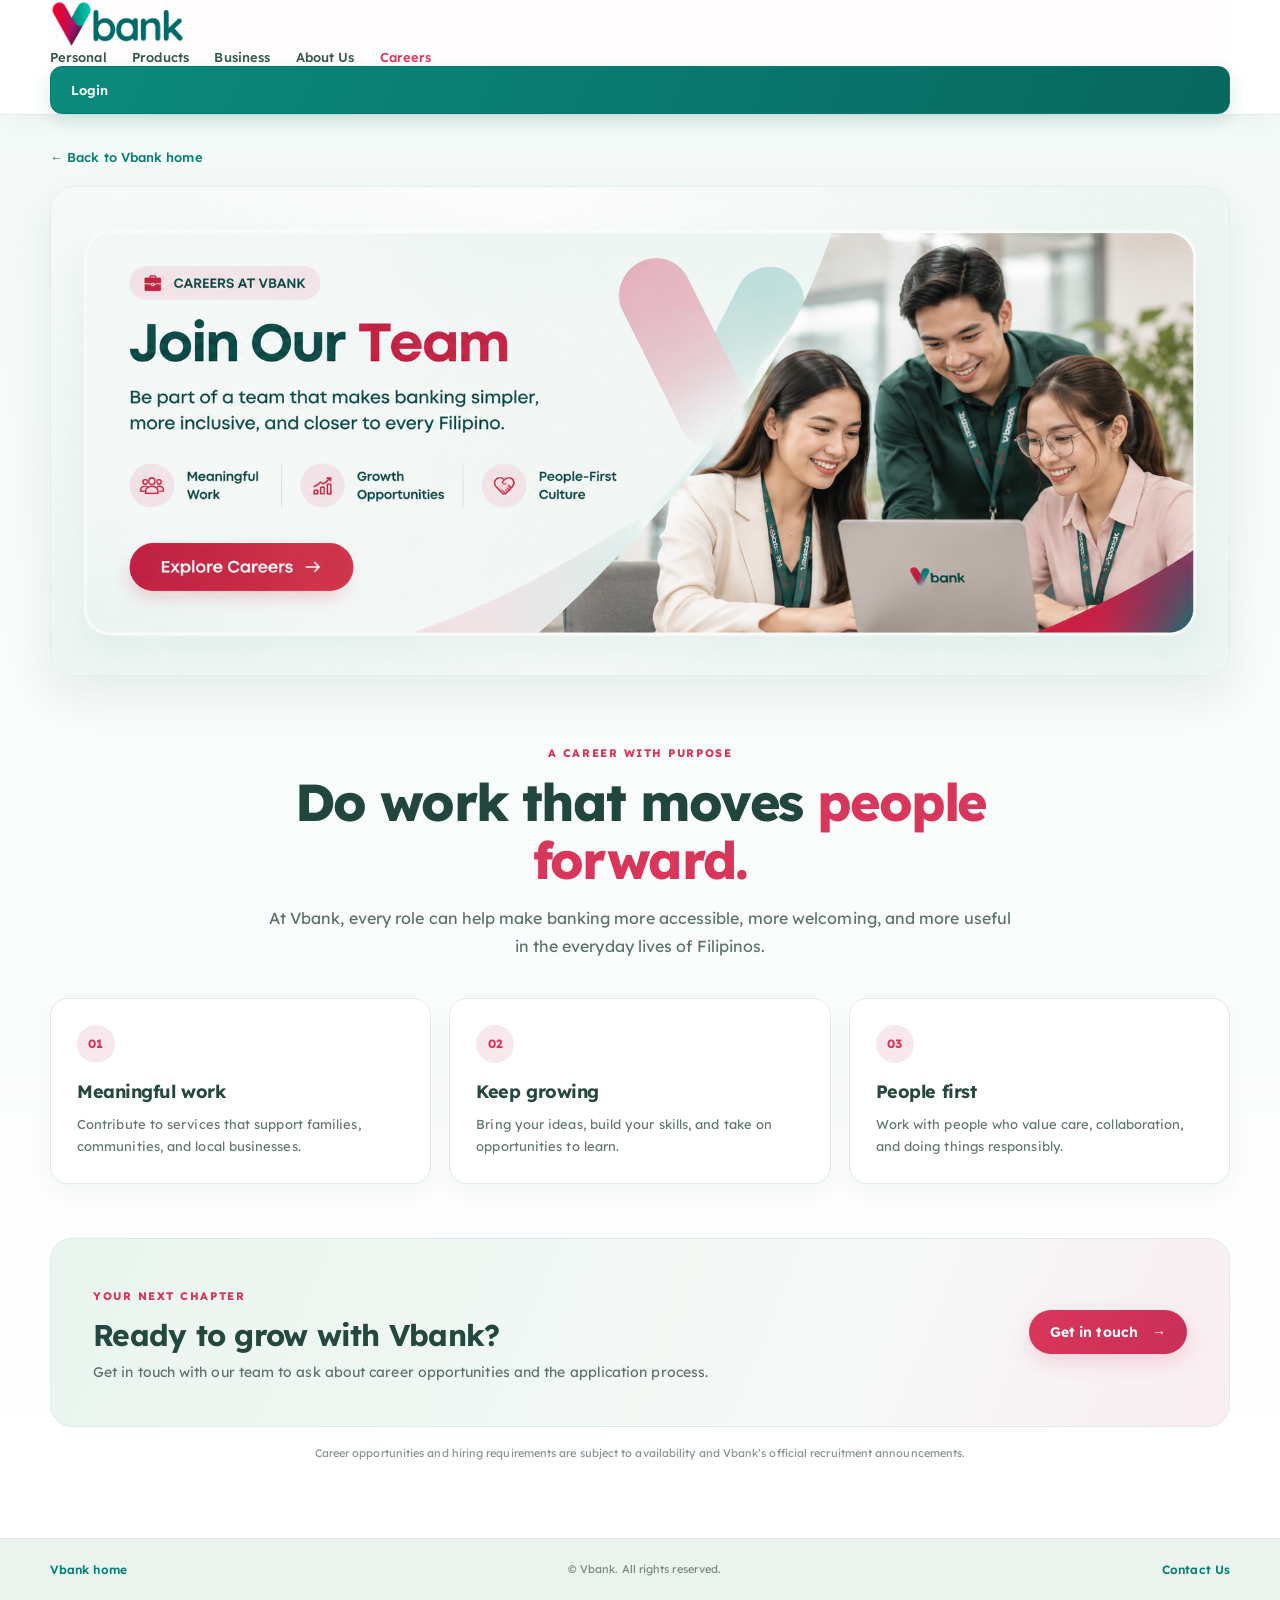
<file: careers.html>
<!doctype html>
<html lang="en">
<head>
  <meta charset="utf-8">
  <meta name="viewport" content="width=device-width, initial-scale=1">
  <meta name="theme-color" content="#087f75">
  <title>Careers at Vbank | Join Our Team</title>
  <meta name="description" content="Explore a career with Vbank and help make banking simpler and more inclusive for every Filipino.">
  <link rel="preconnect" href="https://fonts.googleapis.com">
  <link rel="preconnect" href="https://fonts.gstatic.com" crossorigin>
  <link href="https://fonts.googleapis.com/css2?family=Lexend:wght@300;400;500;600;700;800&display=swap" rel="stylesheet">
  <link rel="stylesheet" href="styles.css">
</head>
<body class="careers-page">
  <header class="site-header careers-header">
    <div class="container header-inner">
      <a class="brand" href="index.html" aria-label="Vbank home">
        <img src="assets/vbank-logo.png" alt="Vbank">
      </a>
      <nav class="main-nav" aria-label="Main navigation">
        <a href="index.html#personal">Personal</a>
        <a href="index.html#products">Products</a>
        <a href="index.html#business">Business</a>
        <a href="index.html#about">About Us</a>
        <a class="careers-nav-active" href="careers.html" aria-current="page">Careers</a>
      </nav>
      <a class="login-button" href="index.html#digital-banking">Login</a>
    </div>
  </header>

  <main>
    <section class="careers-page-hero">
      <div class="container">
        <a class="careers-back-link" href="index.html">← Back to Vbank home</a>
        <img class="careers-team-banner" src="assets/careers-team-banner.png" alt="Vbank colleagues working together in a welcoming office">
        <div class="careers-intro">
          <span class="careers-promo-kicker">A CAREER WITH PURPOSE</span>
          <h1>Do work that moves <em>people forward.</em></h1>
          <p>At Vbank, every role can help make banking more accessible, more welcoming, and more useful in the everyday lives of Filipinos.</p>
        </div>
        <div class="careers-values-grid">
          <article class="careers-value-card">
            <span class="careers-value-icon">01</span>
            <h2>Meaningful work</h2>
            <p>Contribute to services that support families, communities, and local businesses.</p>
          </article>
          <article class="careers-value-card">
            <span class="careers-value-icon">02</span>
            <h2>Keep growing</h2>
            <p>Bring your ideas, build your skills, and take on opportunities to learn.</p>
          </article>
          <article class="careers-value-card">
            <span class="careers-value-icon">03</span>
            <h2>People first</h2>
            <p>Work with people who value care, collaboration, and doing things responsibly.</p>
          </article>
        </div>
        <section class="careers-cta-panel">
          <div>
            <span class="careers-promo-kicker">YOUR NEXT CHAPTER</span>
            <h2>Ready to grow with Vbank?</h2>
            <p>Get in touch with our team to ask about career opportunities and the application process.</p>
          </div>
          <a class="careers-promo-button" href="index.html#contact">Get in touch <span aria-hidden="true">→</span></a>
        </section>
        <p class="careers-note">Career opportunities and hiring requirements are subject to availability and Vbank’s official recruitment announcements.</p>
      </div>
    </section>
  </main>

  <footer class="careers-simple-footer">
    <div class="container">
      <a href="index.html">Vbank home</a>
      <span>© Vbank. All rights reserved.</span>
      <a href="index.html#contact">Contact Us</a>
    </div>
  </footer>
</body>
</html>
</file>
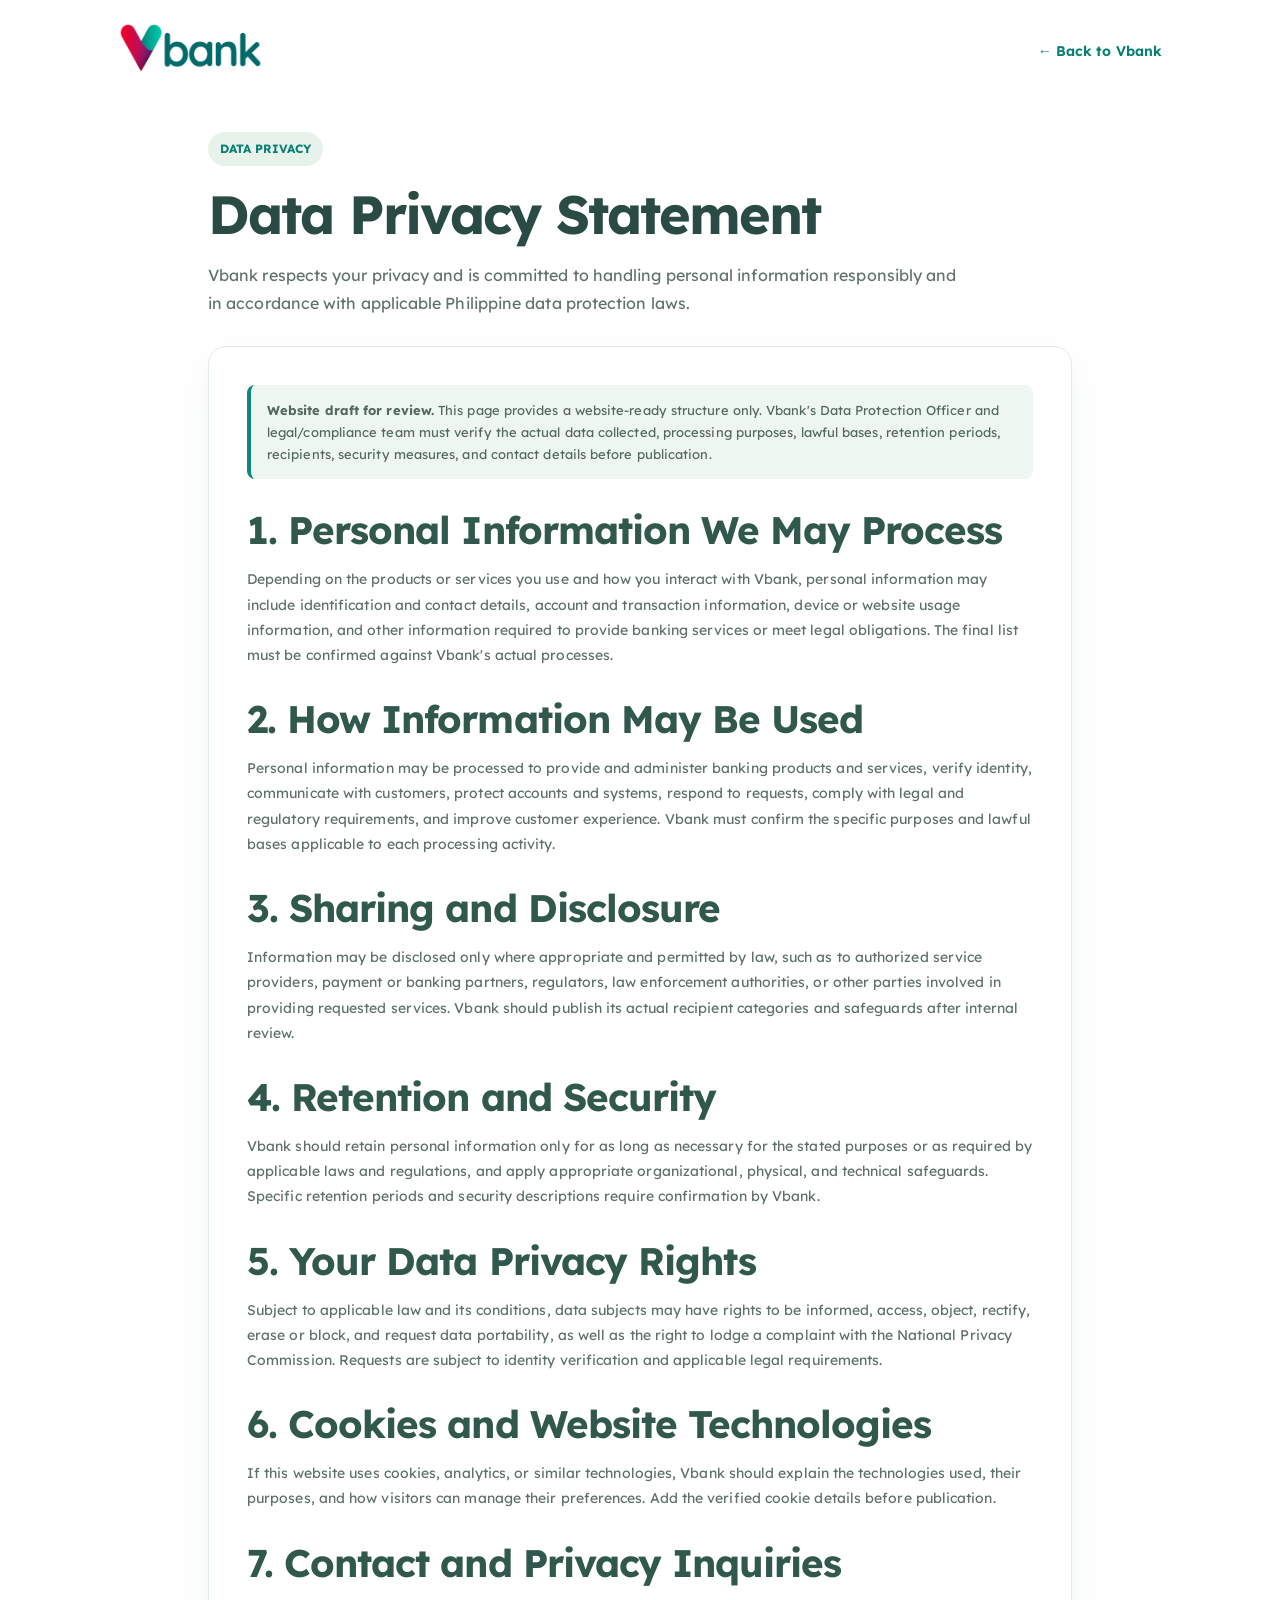
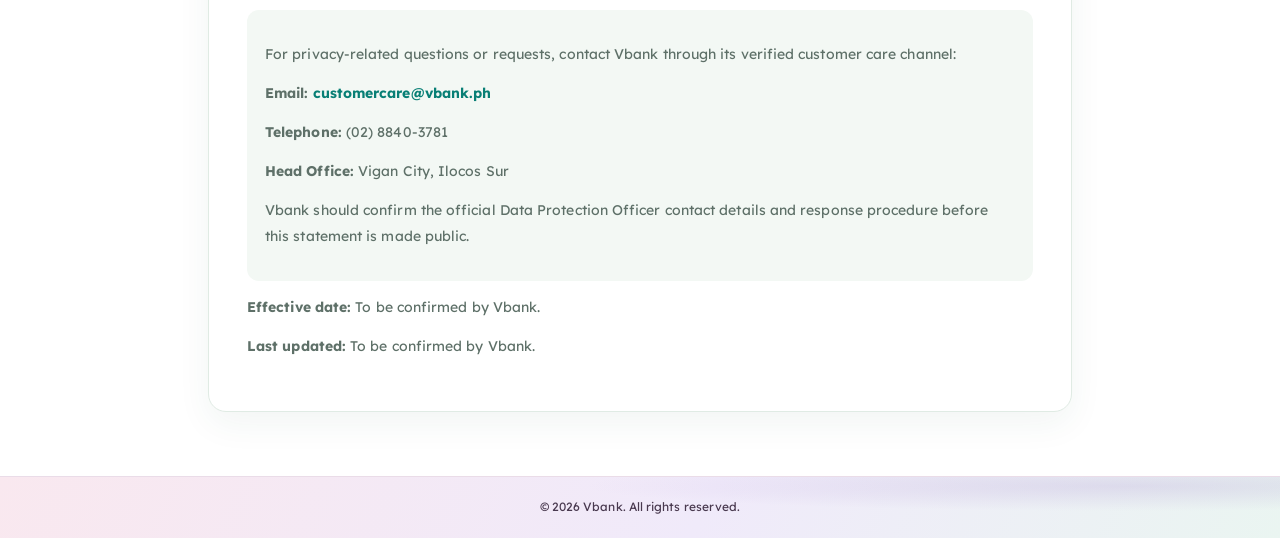
<file: data-privacy.html>
<!doctype html>
<html lang="en">
<head>
  <meta charset="utf-8">
  <meta name="viewport" content="width=device-width, initial-scale=1">
  <meta name="description" content="Vbank Data Privacy Statement">
  <title>Data Privacy Statement | Vbank</title>
  <link rel="stylesheet" href="styles.css">
  <link rel="preconnect" href="https://fonts.googleapis.com">
  <link rel="preconnect" href="https://fonts.gstatic.com" crossorigin>
  <link href="https://fonts.googleapis.com/css2?family=Lexend:wght@300;400;500;600;700&display=swap" rel="stylesheet">
</head>
<body class="privacy-page">
  <header class="privacy-header">
    <a href="index.html" aria-label="Vbank home">
      <img class="privacy-logo" src="assets/vbank-logo.png" alt="Vbank">
    </a>
    <a class="privacy-back" href="index.html">← Back to Vbank</a>
  </header>
  <main class="privacy-main">
    <span class="privacy-kicker">DATA PRIVACY</span>
    <h1>Data Privacy Statement</h1>
    <p class="privacy-intro">
      Vbank respects your privacy and is committed to handling personal information
      responsibly and in accordance with applicable Philippine data protection laws.
    </p>
    <section class="privacy-card">
      <div class="privacy-notice">
        <strong>Website draft for review.</strong> This page provides a website-ready
        structure only. Vbank's Data Protection Officer and legal/compliance team must
        verify the actual data collected, processing purposes, lawful bases, retention
        periods, recipients, security measures, and contact details before publication.
      </div>

      <h2>1. Personal Information We May Process</h2>
      <p>
        Depending on the products or services you use and how you interact with Vbank,
        personal information may include identification and contact details, account
        and transaction information, device or website usage information, and other
        information required to provide banking services or meet legal obligations.
        The final list must be confirmed against Vbank's actual processes.
      </p>

      <h2>2. How Information May Be Used</h2>
      <p>
        Personal information may be processed to provide and administer banking
        products and services, verify identity, communicate with customers, protect
        accounts and systems, respond to requests, comply with legal and regulatory
        requirements, and improve customer experience. Vbank must confirm the specific
        purposes and lawful bases applicable to each processing activity.
      </p>

      <h2>3. Sharing and Disclosure</h2>
      <p>
        Information may be disclosed only where appropriate and permitted by law,
        such as to authorized service providers, payment or banking partners, regulators,
        law enforcement authorities, or other parties involved in providing requested
        services. Vbank should publish its actual recipient categories and safeguards
        after internal review.
      </p>

      <h2>4. Retention and Security</h2>
      <p>
        Vbank should retain personal information only for as long as necessary for
        the stated purposes or as required by applicable laws and regulations, and
        apply appropriate organizational, physical, and technical safeguards.
        Specific retention periods and security descriptions require confirmation
        by Vbank.
      </p>

      <h2>5. Your Data Privacy Rights</h2>
      <p>
        Subject to applicable law and its conditions, data subjects may have rights
        to be informed, access, object, rectify, erase or block, and request data
        portability, as well as the right to lodge a complaint with the National
        Privacy Commission. Requests are subject to identity verification and
        applicable legal requirements.
      </p>

      <h2>6. Cookies and Website Technologies</h2>
      <p>
        If this website uses cookies, analytics, or similar technologies, Vbank
        should explain the technologies used, their purposes, and how visitors can
        manage their preferences. Add the verified cookie details before publication.
      </p>

      <h2>7. Contact and Privacy Inquiries</h2>
      <div class="privacy-contact">
        <p>
          For privacy-related questions or requests, contact Vbank through its
          verified customer care channel:
        </p>
        <p><strong>Email:</strong> <a href="mailto:customercare@vbank.ph">customercare@vbank.ph</a></p>
        <p><strong>Telephone:</strong> (02) 8840-3781</p>
        <p><strong>Head Office:</strong> Vigan City, Ilocos Sur</p>
        <p>
          Vbank should confirm the official Data Protection Officer contact details
          and response procedure before this statement is made public.
        </p>
      </div>
      <p><strong>Effective date:</strong> To be confirmed by Vbank.</p>
      <p><strong>Last updated:</strong> To be confirmed by Vbank.</p>
    </section>
  </main>
  <footer class="privacy-footer">© 2026 Vbank. All rights reserved.</footer>
</body>
</html>
</file>
<file: styles.css>
:root {
  --forest: #002d27;
  --forest-2: #00443c;
  --teal: #00a991;
  --teal-bright: #12c6ad;
  --red: #f20d3d;
  --violet: #871078;
  --ink: #082f2c;
  --muted: #5f7471;
  --mist: #f2f8f6;
  --line: #dce9e5;
  --white: #fff;
  --shadow: 0 18px 45px rgba(0, 45, 39, 0.13);
  --radius: 22px;
}
* {
  box-sizing: border-box;
}
html {
  scroll-behavior: smooth;
  scroll-padding-top: 105px;
}
body {
  margin: 0;
  color: var(--ink);
  font-family: "Lexend", Arial, sans-serif;
  background: #fff;
  font-size: 15px;

}
a {
  color: inherit;
  text-decoration: none;
}
.container {
  width: 100% ;
  padding:15px
}
.utility-bar {
  background: var(--forest);
  color: #e8f5f1;
  font-size: 11px;
}
.utility-inner,
.utility-links {
  display: flex;
  align-items: center;
}
.utility-inner {
  justify-content: space-between;
  min-height: 37px;
  gap: 20px;
}
.utility-links {
  gap: 25px;
}
.utility-links a {
  white-space: nowrap;
}
.utility-links a:hover {
  color: #68e4d0;
}
.utility-right {
  gap: 18px;
}
.utility-right a + a {
  border-left: 1px solid #47716a;
  padding-left: 18px;
}
.site-header {
  position: sticky;
  top: 0;
  z-index: 50;
  background: rgba(255, 255, 255, 0.96);
  backdrop-filter: blur(15px);
  border-bottom: 1px solid #e7efec;
}
.nav-wrap {
  min-height: 84px;
  display: flex;
  align-items: center;
  justify-content: space-between;
  gap: 25px;
  background: var(--vbank-soft)
}
.brand {
  width: 175px;
  display: flex;
  align-items: center;
  flex-shrink: 0;
}
.brand img {
  width: 100%;
  height: 66px;
  object-fit: contain;
  object-position: left center;
}
.main-nav {
  display: flex;
  align-items: center;
  gap: clamp(15px, 2.3vw, 34px);
  margin-left: auto;
}
.nav-item {
  position: relative;
}
.nav-item > a {
  font-weight: 600;
  font-size: 13px;
  padding: 30px 0;
  display: block;
}
.nav-item > a span {
  color: var(--teal);
  margin-left: 5px;
}
.dropdown {
  display: none;
  position: absolute;
  top: 100%;
  left: -16px;
  min-width: 205px;
  padding: 10px;
  background: white;
  border: 1px solid var(--line);
  border-radius: 14px;
  box-shadow: var(--shadow);
}
.dropdown a {
  display: block;
  padding: 11px 12px;
  border-radius: 8px;
  font-size: 12px;
}
.dropdown a:hover {
  background: var(--mist);
  color: var(--teal);
}
.nav-item:hover .dropdown,
.nav-item:focus-within .dropdown {
  display: block;
}
.login-button {
  display: flex;
  align-items: center;
  gap: 9px;
  background: var(--forest);
  color: white;
  padding: 13px 21px;
  border-radius: 30px;
  font-weight: 600;
  font-size: 13px;
  white-space: nowrap;
  box-shadow: 0 8px 20px #002d2724;
  transition: 0.2s;
}
.login-button:hover {
  background: var(--teal);
  transform: translateY(-2px);
}
.nav-toggle,
.menu-button {
  display: none;
}
.hero {
  position: relative;
  overflow: hidden;
  isolation: isolate;
  background:
    radial-gradient(ellipse at 70% 40%, #075d50 0, transparent 45%),
    linear-gradient(110deg, #002d27 0%, #003e36 65%, #002b27 100%);
  color: white;
}
.hero-inner {
  display: grid;
  grid-template-columns: 48% 52%;
  align-items: center;
  min-height: 470px;
  position: relative;
  z-index: 2;
}
.hero-copy {
  padding: 56px 0 68px;
  max-width: 610px;
  position: relative;
  z-index: 4;
}
.eyebrow {
  text-transform: uppercase;
  letter-spacing: 0.13em;
  font-size: 10px;
  font-weight: 700;
  color: var(--teal);
  margin: 0 0 14px;
}
.hero .eyebrow {
  color: #8de9d8;
}
.eyebrow-line {
  display: inline-block;
  width: 25px;
  height: 2px;
  background: var(--red);
  vertical-align: middle;
  margin-right: 8px;
}
.hero h1 {
  font-size: clamp(48px, 5.5vw, 76px);
  line-height: 0.98;
  letter-spacing: -0.06em;
  margin: 0 0 8px;
  font-weight: 800;
}
.hero h1 em,
.hero-tagline em {
  font-style: normal;
  color: var(--red);
}
.hero-tagline {
  font-size: clamp(25px, 3vw, 39px);
  line-height: 1.1;
  letter-spacing: -0.045em;
  margin: 0 0 15px;
  font-weight: 700;
}
.hero-lead {
  font-size: 16px;
  line-height: 1.65;
  color: #d0e5df;
  max-width: 500px;
  margin: 0 0 25px;
}
.hero-actions {
  display: flex;
  flex-wrap: wrap;
  gap: 12px;
}
.button {
  display: inline-flex;
  align-items: center;
  justify-content: center;
  gap: 16px;
  padding: 14px 21px;
  border-radius: 30px;
  font-size: 12px;
  font-weight: 600;
  transition:
    transform 0.2s,
    box-shadow 0.2s,
    background 0.2s;
}
.button:hover {
  transform: translateY(-3px);
  box-shadow: 0 12px 24px #001e1a35;
}
.button-primary {
  background: linear-gradient(105deg, var(--red), var(--violet));
  color: white;
}
.button-ghost {
  border: 1.5px solid rgba(255, 255, 255, 0.8);
  color: white;
  background: #ffffff08;
}
.button-ghost:hover {
  background: #ffffff1a;
}
.hero-proof {
  margin-top: 24px;
  font-size: 11px;
  color: #c4ded7;
  display: flex;
  align-items: center;
  gap: 9px;
}
.proof-check {
  display: grid;
  place-items: center;
  width: 20px;
  height: 20px;
  border-radius: 50%;
  background: #0d806e;
  color: #fff;
  font-weight: 700;
}
.hero-visual {
  height: 430px;
  position: relative;
  display: flex;
  align-items: center;
  justify-content: center;
}
.customer-photo {
  position: absolute;
  z-index: 1;
  left: 5%;
  bottom: 0;
  width: 57%;
  height: 85%;
  overflow: hidden;
  border-radius: 48% 48% 0 0 / 35% 35% 0 0;
  mask-image: linear-gradient(to bottom, #000 82%, transparent 100%);
}
.customer-photo img {
  width: 100%;
  height: 100%;
  object-fit: cover;
  object-position: center 35%;
  filter: saturate(0.92);
}
.brand-v {
  position: absolute;
  font-size: 470px;
  line-height: 0.8;
  font-weight: 800;
  letter-spacing: -0.15em;
  opacity: 0.95;
  user-select: none;
  pointer-events: none;
}
.v-one {
  right: 13%;
  top: 2px;
  color: var(--teal);
  text-shadow: 15px 15px 0 #00a99130;
  transform: rotate(9deg);
}
.v-two {
  right: 41%;
  top: 8px;
  color: var(--red);
  opacity: 0.9;
  transform: rotate(-10deg);
}
.phone-mockup {
  position: absolute;
  z-index: 4;
  right: 7%;
  top: 12px;
  width: 205px;
  height: 390px;
  border: 8px solid #0b1918;
  border-radius: 35px;
  background: #f5fbf9;
  box-shadow: 0 30px 55px #001b19a8;
  transform: rotate(5deg);
  padding: 22px 12px 12px;
  color: var(--forest);
  animation: phoneFloat 5s ease-in-out infinite;
}
.phone-mockup:before {
  content: "";
  position: absolute;
  inset: 0;
  border-radius: 27px;
  box-shadow: inset 0 0 0 1px #ffffff;
}
.phone-island {
  position: absolute;
  top: 5px;
  left: 50%;
  transform: translateX(-50%);
  width: 65px;
  height: 13px;
  border-radius: 0 0 12px 12px;
  background: #0b1918;
}
.phone-status {
  display: flex;
  justify-content: space-between;
  font-size: 7px;
  font-weight: 700;
  margin: 0 0 14px;
}
.app-logo {
  text-align: center;
  font-size: 25px;
  font-weight: 800;
  letter-spacing: -2px;
}
.app-v {
  color: var(--red);
}
.app-subtitle {
  text-align: center;
  font-size: 6px;
  letter-spacing: 0.1em;
  color: var(--teal);
  font-weight: 700;
}
.app-welcome {
  font-size: 9px;
  margin: 22px 0 2px;
  color: #637975;
}
.app-name {
  font-size: 13px;
}
.app-shortcuts {
  display: flex;
  gap: 7px;
  margin: 16px 0;
}
.app-shortcuts div {
  flex: 1;
  background: #e4f4ef;
  border-radius: 10px;
  padding: 9px 2px;
  text-align: center;
  box-shadow: 0 4px 10px #003b3210;
}
.app-shortcuts b {
  display: block;
  color: var(--red);
  font-size: 18px;
}
.app-shortcuts small {
  font-size: 7px;
  font-weight: 600;
}
.app-account-label {
  font-size: 9px;
  font-weight: 700;
  margin: 17px 0 7px;
}
.app-account {
  display: flex;
  align-items: center;
  gap: 7px;
  background: #fff;
  border: 1px solid #e3ece8;
  border-radius: 10px;
  padding: 9px 7px;
}
.account-icon {
  width: 24px;
  height: 24px;
  border-radius: 50%;
  background: linear-gradient(135deg, var(--teal), var(--forest));
  display: grid;
  place-items: center;
  color: white;
  font-weight: 800;
}
.app-account span:nth-child(2) {
  display: grid;
  gap: 3px;
  flex: 1;
}
.app-account b {
  font-size: 7px;
}
.app-account small {
  font-size: 6px;
  color: #6b817b;
}
.app-account strong {
  font-size: 8px;
}
.app-nav {
  display: flex;
  justify-content: space-around;
  margin-top: 20px;
  color: var(--teal);
  font-size: 14px;
}
.floating-note {
  position: absolute;
  z-index: 5;
  bottom: 28px;
  left: 0;
  display: flex;
  align-items: center;
  gap: 10px;
  background: #fff;
  color: var(--forest);
  padding: 12px 16px;
  border-radius: 14px;
  box-shadow: var(--shadow);
  animation: floatNote 4s ease-in-out infinite;
}
.note-icon {
  width: 32px;
  height: 32px;
  display: grid;
  place-items: center;
  background: #fce8ef;
  color: var(--red);
  border-radius: 10px;
  font-size: 18px;
}
.floating-note b,
.floating-note small {
  display: block;
}
.floating-note b {
  font-size: 10px;
}
.floating-note small {
  font-size: 8px;
  color: var(--muted);
  margin-top: 3px;
}
.hero-bg-shape {
  position: absolute;
  z-index: 0;
  border-radius: 50%;
  filter: blur(1px);
  opacity: 0.8;
}
.shape-a {
  width: 350px;
  height: 350px;
  border: 1px solid #16bca450;
  right: 25%;
  top: -240px;
}
.shape-b {
  width: 270px;
  height: 500px;
  background: linear-gradient(180deg, #ed0b44 0%, #831078 100%);
  right: -190px;
  bottom: -320px;
  transform: rotate(35deg);
}
.hero-swoosh {
  position: absolute;
  z-index: 1;
  bottom: -120px;
  left: -5%;
  width: 70%;
  height: 190px;
  border-radius: 50%;
  border-top: 38px solid var(--teal);
  transform: rotate(-8deg);
  opacity: 0.85;
}
.hero-swoosh:after {
  content: "";
  position: absolute;
  top: -38px;
  right: -50%;
  width: 75%;
  height: 150px;
  border-radius: 50%;
  border-top: 34px solid var(--red);
}
.hero-controls {
  position: absolute;
  z-index: 5;
  bottom: 15px;
  left: 50%;
  display: flex;
  gap: 9px;
  transform: translateX(-50%);
}
.hero-controls span {
  width: 9px;
  height: 9px;
  border-radius: 50%;
  background: #ffffff8c;
}
.hero-controls .active {
  background: var(--red);
  width: 25px;
  border-radius: 10px;
}
.quick-links {
  position: relative;
  z-index: 6;
  margin-top: -1px;
  background: white;
  border: 1px solid #e7efec;
  border-radius: 0 0 20px 20px;
  box-shadow: 0 12px 30px #003b3210;
  display: grid;
  grid-template-columns: repeat(4, 1fr);
  padding: 13px 8px;
}
.quick-links > a {
  display: flex;
  align-items: center;
  gap: 12px;
  padding: 9px 18px;
  min-width: 0;
  border-right: 1px solid var(--line);
}
.quick-links > a:last-child {
  border: 0;
}
.quick-icon {
  width: 40px;
  height: 40px;
  display: grid;
  place-items: center;
  border-radius: 13px;
  background: #e7f5f1;
  color: var(--forest-2);
  font-size: 22px;
  flex-shrink: 0;
}
.quick-links > a:nth-child(even) .quick-icon {
  background: #fce9ef;
  color: var(--red);
}
.quick-links b,
.quick-links small {
  display: block;
}
.quick-links b {
  font-size: 11px;
}
.quick-links small {
  font-size: 9px;
  color: var(--muted);
  margin-top: 4px;
}
.quick-links i {
  font-style: normal;
  margin-left: auto;
  color: var(--red);
  opacity: 0;
  transition: 0.2s;
}
.quick-links > a:hover i {
  opacity: 1;
  transform: translate(3px, -3px);
}
.products-section {
  padding: 72px 0 75px;
}
.section-heading {
  display: flex;
  justify-content: space-between;
  align-items: end;
  margin-bottom: 25px;
}
.section-heading .eyebrow {
  margin-bottom: 8px;
}
.section-heading h2 {
  font-size: 35px;
  letter-spacing: -0.05em;
  margin: 0 0 7px;
  color: var(--forest);
}
.section-heading h2 em,
.digital-copy h2 em {
  font-style: normal;
  color: var(--red);
}
.section-heading p:not(.eyebrow) {
  color: var(--muted);
  margin: 0;
  font-size: 13px;
}
.text-link {
  font-size: 12px;
  color: var(--red);
  font-weight: 700;
  padding-bottom: 7px;
}
.text-link span {
  font-size: 18px;
  margin-left: 7px;
}
.product-grid {
  display: grid;
  grid-template-columns: repeat(4, 1fr);
  gap: 16px;
}
.product-card {
  border: 1px solid #e5eeeb;
  border-radius: 19px;
  overflow: hidden;
  background: white;
  box-shadow: 0 5px 18px #123e3510;
  transition:
    transform 0.25s,
    box-shadow 0.25s;
}
.product-card:hover {
  transform: translateY(-7px);
  box-shadow: var(--shadow);
}
.product-art {
  height: 155px;
  position: relative;
  overflow: hidden;
  display: flex;
  align-items: center;
  justify-content: center;
}
.product-art:before {
  content: "";
  position: absolute;
  width: 210px;
  height: 210px;
  border-radius: 50%;
  right: -75px;
  top: -115px;
  background: #ffffff70;
}
.art-savings {
  background: linear-gradient(135deg, #e7f7f2, #c8e9e1);
}
.art-deposit {
  background: linear-gradient(135deg, #fff0f4, #f7d8e4);
}
.art-loan {
  background: linear-gradient(135deg, #e5f5f1, #ccebe3);
}
.art-digital {
  background: linear-gradient(135deg, #fce9ef, #f3d9e8);
}
.illustration-pig {
  width: 90px;
  height: 65px;
  border: 5px solid var(--forest-2);
  border-radius: 45% 48% 38% 38%;
  display: grid;
  place-items: center;
  color: var(--forest-2);
  font-size: 29px;
  font-weight: 700;
  position: relative;
  z-index: 1;
}
.illustration-pig:before {
  content: "";
  position: absolute;
  right: -15px;
  top: 17px;
  width: 18px;
  height: 22px;
  border: 4px solid var(--forest-2);
  border-left: 0;
  border-radius: 0 14px 14px 0;
}
.illustration-pig:after {
  content: "";
  position: absolute;
  left: 15px;
  bottom: -14px;
  width: 10px;
  height: 15px;
  border-left: 4px solid var(--forest-2);
  border-right: 4px solid var(--forest-2);
}
.art-kicker {
  position: absolute;
  bottom: 12px;
  left: 16px;
  font-size: 8px;
  letter-spacing: 0.12em;
  font-weight: 700;
  color: #356b62;
}
.coin-stack {
  display: flex;
  align-items: end;
  gap: 5px;
  z-index: 1;
}
.coin-stack i {
  width: 29px;
  height: 45px;
  border-radius: 50% 50% 7px 7px;
  border: 3px solid var(--red);
  background: linear-gradient(90deg, #ffb6c9, #fff1f5, #ed8ba9);
  box-shadow: 0 5px 0 #c72c5b;
}
.coin-stack i:nth-child(2) {
  height: 63px;
}
.coin-stack i:nth-child(3) {
  height: 80px;
}
.home-illustration {
  position: relative;
  width: 110px;
  height: 90px;
  display: grid;
  place-items: center;
  z-index: 1;
}
.home-illustration span {
  font-size: 95px;
  color: var(--forest-2);
  line-height: 1;
}
.home-illustration i {
  position: absolute;
  bottom: 7px;
  width: 28px;
  height: 35px;
  border: 3px solid var(--forest-2);
  border-bottom: 0;
  background: #e5f5f1;
}
.mini-phone {
  width: 64px;
  height: 112px;
  border: 5px solid var(--forest);
  border-radius: 14px;
  background: linear-gradient(150deg, #087c6c, #003e36);
  display: flex;
  align-items: center;
  flex-direction: column;
  padding: 12px 7px;
  gap: 7px;
  z-index: 1;
  transform: rotate(8deg);
  box-shadow: 0 12px 20px #003b3230;
}
.mini-phone span {
  font-size: 13px;
  color: white;
  font-weight: 800;
}
.mini-phone b {
  width: 25px;
  height: 25px;
  border-radius: 50%;
  background: #fff;
  color: var(--teal);
  display: grid;
  place-items: center;
}
.mini-phone i {
  height: 4px;
  width: 100%;
  border-radius: 5px;
  background: #ffffff99;
}
.mini-phone i:last-child {
  width: 60%;
  align-self: flex-start;
}
.product-info {
  display: flex;
  gap: 11px;
  padding: 16px 15px 18px;
  min-height: 105px;
}
.product-icon {
  width: 30px;
  height: 30px;
  flex-shrink: 0;
  display: grid;
  place-items: center;
  border-radius: 10px;
  background: #e6f5f1;
  color: var(--forest-2);
  font-weight: 700;
}
.product-card:nth-child(even) .product-icon {
  background: #fce8ef;
  color: var(--red);
}
.product-info h3 {
  font-size: 13px;
  margin: 1px 0 5px;
}
.product-info p {
  font-size: 10px;
  line-height: 1.5;
  color: var(--muted);
  margin: 0 0 8px;
}
.product-info a {
  font-size: 10px;
  font-weight: 700;
  color: var(--teal);
}
.product-info a b {
  color: var(--red);
  font-size: 16px;
  margin-left: 5px;
}
.promise-section {
  position: relative;
  overflow: hidden;
  background: var(--forest);
  color: white;
  padding: 34px 0;
}
.promise-section:before,
.promise-section:after {
  content: "";
  position: absolute;
  width: 240px;
  height: 130px;
  border-radius: 50%;
  border: 22px solid var(--teal);
  opacity: 0.65;
  transform: rotate(-25deg);
}
.promise-section:before {
  left: -130px;
  top: -100px;
}
.promise-section:after {
  right: -145px;
  bottom: -110px;
  border-color: var(--red);
}
.promise-inner {
  display: grid;
  grid-template-columns: 1.2fr repeat(4, 1fr);
  gap: 22px;
  align-items: center;
  position: relative;
  z-index: 1;
}
.promise-heading {
  border-right: 1px solid #ffffff55;
  padding-right: 22px;
}
.promise-heading .eyebrow {
  color: #65d8c4;
}
.promise-heading h2 {
  font-size: 26px;
  line-height: 1.1;
  letter-spacing: -0.04em;
  margin: 0;
}
.promise-heading h2 em {
  font-style: normal;
  color: var(--red);
}
.promise-item {
  display: flex;
  align-items: flex-start;
  gap: 10px;
}
.promise-symbol {
  width: 42px;
  height: 42px;
  flex-shrink: 0;
  border: 2px solid #a6e6d9;
  border-radius: 50%;
  display: grid;
  place-items: center;
  font-size: 23px;
  color: #a6e6d9;
}
.promise-item h3 {
  font-size: 11px;
  line-height: 1.35;
  margin: 0 0 6px;
}
.promise-item p {
  font-size: 9px;
  line-height: 1.5;
  color: #c2d8d2;
  margin: 0;
}
.digital-section {
  display: grid;
  grid-template-columns: 1fr 1fr;
  align-items: center;
  gap: 40px;

}
.digital-copy {
  max-width: 510px;
}
.digital-copy h2 {
  font-size: 40px;
  line-height: 1.08;
  letter-spacing: -0.055em;
  margin: 0 0 13px;
  color: var(--forest);
}
.digital-copy > p:not(.eyebrow) {
  font-size: 13px;
  line-height: 1.7;
  color: var(--muted);
  max-width: 440px;
}
.feature-list {
  display: flex;
  flex-wrap: wrap;
  gap: 16px;
  margin: 23px 0 25px;
}
.feature-list span {
  font-size: 10px;
  font-weight: 600;
  color: var(--forest-2);
  padding-right: 15px;
  border-right: 1px solid var(--line);
}
.feature-list span:last-child {
  border: 0;
}
.digital-art {
  height: 340px;
  position: relative;
  display: grid;
  place-items: center;
  overflow: hidden;
}
.digital-orbit {
  position: absolute;
  width: 300px;
  height: 300px;
  border-radius: 50%;
  background: linear-gradient(135deg, #d9f1e9, #f8dbe6);
  box-shadow:
    0 0 0 35px #f5faf8,
    0 0 0 65px #edf7f3;
}
.digital-phone-large {
  position: relative;
  z-index: 2;
  width: 190px;
  height: 325px;
  border: 8px solid #102e2a;
  border-radius: 32px;
  background: linear-gradient(160deg, #0b806e, #003d35);
  padding: 27px 14px 15px;
  color: white;
  box-shadow: 0 25px 45px #002d2735;
  transform: rotate(7deg);
  animation: phoneFloat 5s ease-in-out infinite;
}
.phone-top {
  position: absolute;
  top: 6px;
  left: 50%;
  transform: translateX(-50%);
  width: 62px;
  height: 12px;
  border-radius: 0 0 10px 10px;
  background: #102e2a;
}
.digital-screen-logo {
  text-align: center;
  font-size: 24px;
  font-weight: 800;
  letter-spacing: -2px;
}
.digital-screen-logo span {
  color: #ff3e70;
}
.digital-phone-large > p {
  text-align: center;
  font-size: 8px;
  color: #b7e7db;
  margin: 0 0 23px;
}
.digital-balance {
  background: #ffffff17;
  border: 1px solid #ffffff26;
  border-radius: 12px;
  padding: 13px;
}
.digital-balance small,
.digital-balance b {
  display: block;
}
.digital-balance small {
  font-size: 8px;
  color: #c3e9df;
}
.digital-balance b {
  font-size: 18px;
  margin-top: 7px;
}
.digital-screen-actions {
  display: flex;
  justify-content: space-between;
  margin: 18px 2px;
}
.digital-screen-actions i {
  font-style: normal;
  width: 37px;
  height: 37px;
  border-radius: 11px;
  background: #ffffff20;
  display: grid;
  place-items: center;
  font-size: 18px;
}
.screen-lines {
  display: grid;
  gap: 7px;
}
.screen-lines i {
  height: 6px;
  border-radius: 5px;
  background: #ffffff45;
}
.screen-lines i:nth-child(2) {
  width: 78%;
}
.screen-lines i:nth-child(3) {
  width: 55%;
}
.digital-v {
  position: absolute;
  right: 4%;
  top: -40px;
  font-size: 310px;
  font-weight: 800;
  letter-spacing: -0.12em;
  color: #eaf5f1;
  z-index: 0;
}
.annual-section {
  display: grid;
  grid-template-columns: 55px 1.1fr 1.7fr auto;
  gap: 18px;
  align-items: center;
  padding: 20px 25px;
  margin-bottom: 65px;
  border: 1px solid var(--line);
  border-radius: 20px;
  background: linear-gradient(100deg, #f5faf8, #fff);
  box-shadow: 0 10px 28px #003b320c;
}
.annual-icon {
  width: 48px;
  height: 48px;
  display: grid;
  place-items: center;
  border-radius: 14px;
  background: #e1f3ed;
  color: var(--forest-2);
  font-size: 25px;
}
.annual-title .eyebrow {
  margin: 0 0 4px;
  font-size: 8px;
}
.annual-title h2 {
  font-size: 20px;
  margin: 0;
  color: var(--forest);
}
.annual-section > p {
  font-size: 11px;
  line-height: 1.6;
  color: var(--muted);
  border-left: 1px solid var(--line);
  padding-left: 20px;
}
.button-outline {
  border: 1.5px solid var(--teal);
  color: var(--forest-2);
  background: white;
}
.button-outline:hover {
  background: #eaf7f3;
}
.news-strip {
  display: flex;
  justify-content: space-between;
  align-items: center;
  padding: 0 0 55px;
}
.news-strip .eyebrow {
  margin-bottom: 6px;
}
.news-strip h2 {
  font-size: 22px;
  margin: 0 0 5px;
  color: var(--forest);
}
.news-strip p:not(.eyebrow) {
  font-size: 11px;
  color: var(--muted);
  margin: 0;
}
footer {
  background: var(--forest);
  color: white;
}
.footer-main {
  display: grid;
  grid-template-columns: 1.2fr 0.7fr 1.1fr 1.3fr;
  gap: 35px;

}
.footer-brand img {
  width: 155px;
  height: 65px;
  object-fit: contain;
  object-position: left center;
  filter: brightness(0) invert(1);
}
.footer-tagline {
  display: inline-block;
  font-size: 15px;
  font-weight: 700;
  margin: 9px 0 5px;
  padding-bottom: 5px;
  border-bottom: 3px solid var(--red);
}
.footer-brand small {
  display: block;
  font-size: 9px;
  color: #b8d2ca;
}
.footer-col {
  display: flex;
  flex-direction: column;
  gap: 10px;
  font-size: 10px;
  color: #c6ddd6;
}
.footer-col h3 {
  font-size: 12px;
  color: #fff;
  margin: 0 0 4px;
}
.footer-col a:hover {
  color: #6ce0ce;
}
.footer-col p {
  margin: 0;
  line-height: 1.5;
}
.regulatory {
  border-left: 1px solid #ffffff4d;
  padding-left: 25px;
  display: grid;
  gap: 13px;
}
.reg-item {
  display: flex;
  align-items: center;
  gap: 12px;
}
.seal {
  width: 48px;
  height: 48px;
  flex-shrink: 0;
  border-radius: 50%;
  border: 2px solid #e4c65b;
  background: radial-gradient(circle, #f4dc7b, #0c6c61 70%);
  display: grid;
  place-items: center;
  color: white;
  font-size: 10px;
  font-weight: 800;
}
.pdic-mark {
  width: 55px;
  height: 32px;
  flex-shrink: 0;
  background: white;
  color: #075d52;
  border-radius: 5px;
  display: grid;
  place-items: center;
  font-weight: 800;
  font-size: 17px;
}
.reg-item p {
  font-size: 8px;
  line-height: 1.5;
  color: #d3e6e0;
  margin: 0;
}
.reg-item a {
  text-decoration: underline;
}
.disclaimer-note {
  font-size: 7px;
  line-height: 1.5;
  color: #9ab9b0;
}
.footer-bottom {
  background: linear-gradient(100deg, var(--red), var(--violet));
  font-size: 9px;
}
.footer-bottom > .container {
  min-height: 43px;
  display: flex;
  align-items: center;
  justify-content: space-between;
  gap: 15px;
}
.footer-bottom div {
  display: flex;
  gap: 18px;
}
.footer-bottom a:hover {
  text-decoration: underline;
}
.reveal {
  opacity: 0;
  transform: translateY(22px);
  transition:
    opacity 0.7s ease,
    transform 0.7s ease;
}
.reveal.is-visible {
  opacity: 1;
  transform: translateY(0);
}
@keyframes phoneFloat {
  0%,
  100% {
    translate: 0 0;
  }
  50% {
    translate: 0 -10px;
  }
}
@keyframes floatNote {
  0%,
  100% {
    translate: 0 0;
  }
  50% {
    translate: 0 -7px;
  }
}
@media (prefers-reduced-motion: reduce) {
  *,
  *::before,
  *::after {
    scroll-behavior: auto !important;
    animation: none !important;
    transition: none !important;
  }
  .reveal {
    opacity: 1;
    transform: none;
  }
}
@media (max-width: 1100px) {
  .main-nav {
    gap: 15px;
  }
  .nav-item > a {
    font-size: 11px;
  }
  .brand {
    width: 145px;
  }
  .login-button {
    padding: 12px 15px;
  }
  .promise-inner {
    grid-template-columns: repeat(2, 1fr);
  }
  .promise-heading {
    border: 0;
  }
  .promise-section {
    padding: 38px 0;
  }
  .footer-main {
    grid-template-columns: 1fr 1fr;
  }
  .regulatory {
    border-left: 0;
    padding-left: 0;
  }
}
@media (max-width: 760px) {
  .container {
    width: min(100% - 34px, 560px);
  }
  .utility-inner {
    justify-content: center;
    min-height: 34px;
  }
  .utility-links {
    gap: 12px;
  }
  .utility-links a {
    font-size: 9px;
  }
  .utility-links a:first-child,
  .utility-right {
    display: none;
  }
  .nav-wrap {
    min-height: 70px;
    gap: 10px;
  }
  .brand {
    width: 130px;
  }
  .brand img {
    height: 54px;
  }
  .menu-button {
    display: flex;
    flex-direction: column;
    gap: 5px;
    margin-left: auto;
    cursor: pointer;
    padding: 9px;
  }
  .menu-button span {
    width: 23px;
    height: 2px;
    background: var(--forest);
    border-radius: 2px;
  }
  .main-nav {
    display: none;
    position: absolute;
    left: 0;
    right: 0;
    top: 70px;
    background: #fff;
    padding: 13px 22px 20px;
    border-bottom: 1px solid var(--line);
    box-shadow: var(--shadow);
    align-items: stretch;
    flex-direction: column;
    gap: 0;
  }
  .nav-toggle:checked ~ .main-nav {
    display: flex;
  }
  .nav-item > a {
    padding: 12px 4px;
    font-size: 13px;
  }
  .dropdown {
    position: static;
    box-shadow: none;
    border: 0;
    padding: 0 0 5px 12px;
  }
  .dropdown a {
    padding: 8px 10px;
  }
  .login-button {
    font-size: 10px;
    padding: 10px 12px;
  }
  .hero-inner {
    grid-template-columns: 1fr;
    min-height: auto;
  }
  .hero-copy {
    padding: 48px 0 0;
  }
  .hero h1 {
    font-size: clamp(44px, 12vw, 62px);
  }
  .hero-tagline {
    font-size: 28px;
  }
  .hero-lead {
    font-size: 13px;
    max-width: 440px;
  }
  .hero-visual {
    height: 340px;
    margin-top: 0;
  }
  .customer-photo {
    left: 4%;
    width: 60%;
    height: 88%;
  }
  .phone-mockup {
    right: 6%;
    top: 15px;
    transform: scale(0.83) rotate(5deg);
    transform-origin: top right;
  }
  .brand-v {
    font-size: 330px;
  }
  .v-one {
    right: 5%;
  }
  .v-two {
    right: 35%;
  }
  .floating-note {
    left: 0;
    bottom: 14px;
    transform: scale(0.9);
    transform-origin: left bottom;
  }
  .hero-controls {
    bottom: 9px;
  }
  .quick-links {
    grid-template-columns: repeat(2, 1fr);
    padding: 7px;
    border-radius: 0 0 16px 16px;
  }
  .quick-links > a {
    padding: 10px 7px;
    gap: 8px;
    border-right: 0;
    border-bottom: 1px solid var(--line);
  }
  .quick-links > a:nth-child(odd) {
    border-right: 1px solid var(--line);
  }
  .quick-links > a:nth-child(n + 3) {
    border-bottom: 0;
  }
  .quick-icon {
    width: 33px;
    height: 33px;
    font-size: 18px;
  }
  .quick-links b {
    font-size: 9px;
  }
  .quick-links small {
    font-size: 8px;
  }
  .quick-links i {
    display: none;
  }
  .products-section {
    padding: 52px 0;
  }
  .section-heading {
    display: block;
  }
  .section-heading h2 {
    font-size: 29px;
  }
  .section-heading p:not(.eyebrow) {
    font-size: 11px;
  }
  .text-link {
    display: inline-block;
    margin-top: 14px;
  }
  .product-grid {
    grid-template-columns: repeat(2, 1fr);
    gap: 11px;
  }
  .product-art {
    height: 125px;
  }
  .product-info {
    padding: 12px 9px;
    gap: 7px;
    min-height: 100px;
  }
  .product-info h3 {
    font-size: 10px;
  }
  .product-info p {
    font-size: 9px;
  }
  .product-icon {
    width: 25px;
    height: 25px;
    font-size: 12px;
  }
  .product-info a {
    font-size: 9px;
  }
  .promise-inner {
    grid-template-columns: 1fr 1fr;
    gap: 20px 13px;
  }
  .promise-heading h2 {
    font-size: 23px;
  }
  .promise-item {
    gap: 8px;
  }
  .promise-symbol {
    width: 34px;
    height: 34px;
    font-size: 18px;
  }
  .promise-item h3 {
    font-size: 10px;
  }
  .promise-item p {
    font-size: 8px;
  }
  .digital-section {
    grid-template-columns: 1fr;
    gap: 10px;
    padding: 55px 0;
  }
  .digital-copy h2 {
    font-size: 33px;
  }
  .digital-copy > p:not(.eyebrow) {
    font-size: 11px;
  }
  .digital-art {
    height: 300px;
  }
  .digital-v {
    font-size: 260px;
  }
  .annual-section {
    grid-template-columns: 45px 1fr;
    gap: 10px;
    padding: 17px;
    margin-bottom: 45px;
  }
  .annual-icon {
    width: 40px;
    height: 40px;
  }
  .annual-title h2 {
    font-size: 18px;
  }
  .annual-section > p {
    grid-column: 1/-1;
    border: 0;
    padding: 0;
    margin: 0;
    font-size: 10px;
  }
  .annual-section > .button {
    grid-column: 1/-1;
    justify-self: start;
  }
  .news-strip {
    padding-bottom: 40px;
  }
  .news-strip h2 {
    font-size: 19px;
  }
  .footer-main {
    grid-template-columns: 1fr 1fr;
    gap: 25px;
    padding: 34px 0;
  }
  .footer-brand {
    grid-column: 1/-1;
  }
  .footer-col {
    font-size: 9px;
  }
  .regulatory {
    grid-column: 1/-1;
    border-top: 1px solid #ffffff40;
    padding: 18px 0 0;
  }
  .footer-bottom > .container {
    padding: 12px 0;
    align-items: flex-start;
    flex-direction: column;
  }
  .footer-bottom div {
    gap: 13px;
    flex-wrap: wrap;
  }
}
@media (max-width: 390px) {
  .utility-links a:nth-child(2) {
    display: none;
  }
  .login-button {
    padding: 9px;
  }
  .product-grid {
    grid-template-columns: 1fr;
  }
  .product-art {
    height: 145px;
  }
  .promise-inner {
    grid-template-columns: 1fr;
  }
  .promise-heading {
    margin-bottom: 3px;
  }
  .feature-list {
    gap: 9px;
  }
  .feature-list span {
    font-size: 9px;
    padding-right: 9px;
  }
}

/* Actual VBank app screenshot treatment */
.phone-mockup.actual-app {
  padding: 0;
  overflow: hidden;
  background: #101b1a;
  border: 8px solid #101b1a;
  border-radius: 34px;
  width: 218px;
  height: 430px;
  transform: rotate(5deg);
}
.phone-mockup.actual-app img {
  display: block;
  width: 100%;
  height: 100%;
  object-fit: cover;
  object-position: top center;
  border-radius: 25px;
}
.phone-mockup.actual-app .phone-camera {
  position: absolute;
  z-index: 2;
  top: 5px;
  left: 50%;
  transform: translateX(-50%);
  width: 62px;
  height: 13px;
  border-radius: 0 0 10px 10px;
  background: #101b1a;
}
.floating-note img {
  width: 65px;
  height: 34px;
  object-fit: contain;
  object-position: left center;
  padding-right: 9px;
  border-right: 1px solid #dce9e5;
}
.digital-phone-large.actual-app-secondary {
  padding: 0;
  overflow: hidden;
  background: #101b1a;
  border: 8px solid #101b1a;
  border-radius: 32px;
  width: 205px;
  height: 355px;
}
.digital-phone-large.actual-app-secondary img {
  width: 100%;
  height: 100%;
  object-fit: cover;
  object-position: top center;
  display: block;
  border-radius: 24px;
}
@media (max-width: 760px) {
  .phone-mockup.actual-app {
    width: 190px;
    height: 385px;
    transform: scale(0.83) rotate(5deg);
    transform-origin: top right;
  }
  .digital-phone-large.actual-app-secondary {
    width: 185px;
    height: 320px;
  }
  .floating-note img {
    width: 56px;
    height: 29px;
  }
}

/* Hero-only refinement based on the supplied reference image */
@media (min-width: 761px) {
  .hero-inner {
    min-height: 308px;
    grid-template-columns: 45% 55%;
  }
  .hero-copy {
    padding: 34px 0 43px;
    max-width: 590px;
  }
  .hero h1 {
    font-size: clamp(46px, 4.5vw, 67px);
    margin-bottom: 4px;
  }
  .hero-tagline {
    font-size: clamp(26px, 2.8vw, 38px);
    margin-bottom: 8px;
  }
  .hero-lead {
    font-size: 14px;
    line-height: 1.5;
    max-width: 510px;
    margin-bottom: 16px;
  }
  .hero-proof {
    display: none;
  }
  .hero-visual {
    height: 308px;
  }
  .customer-photo {
    left: 9%;
    bottom: 0;
    width: 46%;
    height: 100%;
    border-radius: 0;
    mask-image: linear-gradient(to bottom, #000 90%, transparent 100%);
  }
  .customer-photo img {
    object-position: center 22%;
    filter: saturate(1.02);
    object-fit: cover;
  }
  .brand-v {
    font-size: 380px;
  }
  .v-one {
    right: 10%;
    top: -5px;
  }
  .v-two {
    right: 42%;
    top: -5px;
  }
  .phone-mockup.actual-app {
    right: 6%;
    top: 0;
    width: 190px;
    height: 345px;
    transform: rotate(5deg);
    transform-origin: top center;
  }
  .floating-note {
    display: none;
  }
  .hero-swoosh {
    bottom: -140px;
  }
  .hero-controls {
    bottom: 9px;
  }
}
@media (max-width: 760px) {
  .hero-inner {
    min-height: auto;
  }
  .hero-copy {
    padding: 39px 0 0;
  }
  .hero-visual {
    height: 300px;
  }
  .customer-photo {
    left: 2%;
    width: 58%;
    height: 94%;
    border-radius: 0;
  }
  .phone-mockup.actual-app {
    right: 3%;
    top: 5px;
    width: 166px;
    height: 305px;
    transform: rotate(5deg);
  }
  .floating-note {
    display: none;
  }
  .hero-proof {
    display: none;
  }
  .hero-lead {
    margin-bottom: 17px;
  }
}

/* Transparent floating hero portrait */
@media (min-width: 761px) {
  .customer-photo {
    background: transparent !important;
    overflow: visible !important;
    left: 8% !important;
    bottom: 0 !important;
    width: 49% !important;
    height: 108% !important;
    border-radius: 0 !important;
    mask-image: none !important;
    z-index: 3 !important;
    pointer-events: none;
  }
  .customer-photo img {
    width: 100% !important;
    height: 100% !important;
    object-fit: contain !important;
    object-position: center bottom !important;
    filter: drop-shadow(0 18px 24px rgba(0, 0, 0, 0.28)) !important;
  }
  .phone-mockup.actual-app {
    z-index: 4;
  }
}
@media (max-width: 760px) {
  .customer-photo {
    background: transparent !important;
    overflow: visible !important;
    border-radius: 0 !important;
    mask-image: none !important;
    z-index: 3 !important;
  }
  .customer-photo img {
    object-fit: contain !important;
    object-position: center bottom !important;
    filter: drop-shadow(0 12px 18px rgba(0, 0, 0, 0.28)) !important;
  }
}

/* Official full-color regulatory marks and VBank footer logo */
.footer-brand img {
  filter: none !important;
  background: transparent !important;
  border-radius: 0 !important;
  padding: 0 !important;
  object-fit: contain;
  width: 170px;
  height: 66px;
}
.reg-item .reg-logo {
  flex: 0 0 62px;
  width: 62px;
  height: 54px;
  display: flex;
  align-items: center;
  justify-content: center;
  overflow: hidden;
}
.reg-item .bsp-logo img {
  display: block;
  width: 54px;
  height: 54px;
  object-fit: contain;
}
.reg-item .pdic-logo {
  background: #fff;
  border-radius: 7px;
  padding: 3px;
}
.reg-item .pdic-logo img {
  width: 100%;
  height: 100%;
  object-fit: contain;
}
.reg-item p {
  flex: 1;
}
@media (max-width: 760px) {
  .footer-brand img {
    width: 150px;
    height: 60px;
  }
  .reg-item .reg-logo {
    flex-basis: 54px;
    width: 54px;
    height: 48px;
  }
  .reg-item .bsp-logo img {
    width: 48px;
    height: 48px;
  }
}

/* Latest supplied VBank transparent logo assets */
.footer-brand img {
  filter: none !important;
  background: transparent !important;
  border: 0 !important;
  border-radius: 0 !important;
  padding: 0 !important;
  object-fit: contain !important;
  width: 170px;
  height: 66px;
}
.brand img {
  object-fit: contain !important;
}

/* Preserve the complete supplied portrait while presenting it cleanly in the hero */
.customer-photo {
  overflow: hidden !important;
  border-radius: 48% 48% 0 0 / 24% 24% 0 0 !important;
  mask-image: linear-gradient(to bottom, #000 96%, transparent 100%) !important;
  background: transparent !important;
}
.customer-photo img {
  object-fit: cover !important;
  object-position: center 18% !important;
  filter: drop-shadow(0 14px 22px rgba(0, 0, 0, 0.22)) !important;
}
.footer-brand img {
  filter: none !important;
  background: transparent !important;
  border: 0 !important;
  border-radius: 0 !important;
  padding: 0 !important;
  object-fit: contain !important;
  width: 170px;
  height: 66px;
}
.brand img {
  object-fit: contain !important;
}

/* Final hero cleanup: no portrait; app preview shows app UI without phone system status */
.customer-photo {
  display: none !important;
}
.phone-mockup.actual-app .phone-camera {
  display: none !important;
}
.phone-mockup.actual-app img {
  object-position: top center;
}
@media (min-width: 761px) {
  .hero-visual {
    justify-content: flex-end;
  }
  .brand-v.v-one {
    right: 27% !important;
  }
  .brand-v.v-two {
    right: 58% !important;
  }
  .phone-mockup.actual-app {
    right: 8% !important;
  }
}

/* Explicitly hide any remaining hero portrait element */
.hero .customer-photo,
.hero-visual .customer-photo,
.customer-photo {
  display: none !important;
}

/* Engagement refresh: richer dark surfaces, brighter brand accents, less white space */
body {
  background: #031f1d;
  color: #eaf8f4;
}
.site-header {
  background: rgba(0, 42, 37, 0.97);
  border-bottom: 1px solid rgba(0, 224, 197, 0.25);
}
.main-nav .nav-item > a {
  color: #f2fffc;
}
.nav-item > a span {
  color: #20dfc7;
}
.dropdown {
  background: #073a34;
  border-color: #16776c;
}
.dropdown a {
  color: #effffb;
}
.dropdown a:hover {
  background: #0d5148;
  color: #52f4dc;
}
.utility-bar {
  background: #001d1a;
}
.login-button {
  background: linear-gradient(110deg, #00a991, #00695e);
  border: 1px solid #35e6d1;
  box-shadow: 0 0 22px #00cbb044;
}
.login-button:hover {
  background: #08bda7;
}
.products-section {
  position: relative;
  isolation: isolate;
  background:
    radial-gradient(
      ellipse at 12% 0%,
      rgba(0, 190, 164, 0.18),
      transparent 36%
    ),
    radial-gradient(
      ellipse at 90% 70%,
      rgba(237, 7, 80, 0.13),
      transparent 35%
    ),
    linear-gradient(135deg, #042e29, #001f1d 75%);
  color: #effffb;
  padding: 58px 0 66px;
}

.section-heading h2 {
  color: #f4fffc;
}
.section-heading p:not(.eyebrow) {
  color: #b7d6ce;
}
.section-heading .eyebrow {
  color: #45e4ce;
}
.text-link {
  color: #ff4c83;
}
.product-grid {
  gap: 18px;
}
.product-card {
  background: linear-gradient(
    145deg,
    rgba(8, 74, 65, 0.95),
    rgba(3, 39, 36, 0.98)
  );
  border: 1px solid rgba(48, 220, 197, 0.42);
  box-shadow: 0 12px 30px rgba(0, 0, 0, 0.25);
  color: #f4fffc;
}
.product-card:nth-child(even) {
  border-color: rgba(255, 45, 119, 0.48);
  background: linear-gradient(
    145deg,
    rgba(81, 13, 49, 0.55),
    rgba(5, 40, 37, 0.98)
  );
}
.product-card:hover {
  transform: translateY(-9px);
  box-shadow:
    0 18px 42px rgba(0, 0, 0, 0.4),
    0 0 22px rgba(0, 220, 190, 0.12);
}
.product-art {
  background: linear-gradient(135deg, #07584e, #06342f);
}
.product-card:nth-child(even) .product-art {
  background: linear-gradient(135deg, #68133f, #2d1730);
}
.product-art:before {
  background: #ffffff0b;
}
.art-savings,
.art-loan,
.art-deposit,
.art-digital {
  background: transparent;
}
.art-kicker {
  color: #b5f8e9;
}
.product-card h3,
.product-card h4,
.product-card p {
  color: #effffb;
}
.product-card p {
  color: #c2ddd6;
}
.product-card a,
.product-card .learn-more {
  color: #36ead0;
}
.product-card:nth-child(even) a,
.product-card:nth-child(even) .learn-more {
  color: #ff5790;
}
.quick-links {
  background: linear-gradient(110deg, #063b35, #052b27);
  border: 1px solid #167c70;
  box-shadow: 0 14px 34px #00171470;
}
.quick-links > a {
  border-color: #1a655c;
  color: #f2fffc;
}
.quick-links b {
  color: #f4fffc;
}
.quick-links small {
  color: #b2d3cb;
}
.quick-icon {
  background: #075d51;
  color: #5af3dc;
}
.quick-links > a:nth-child(even) .quick-icon {
  background: #64163d;
  color: #ff77a3;
}
.benefits-section,
.why-section {
  background: linear-gradient(120deg, #003c35, #00231f);
  color: #f3fffc;
}
.benefits-section h2,
.why-section h2 {
  color: #f3fffc;
}
.benefits-section p,
.why-section p {
  color: #c0ded6;
}
.annual-reports,
.annual-report {
  background: linear-gradient(100deg, #eafff9, #cdeee6);
  border: 1px solid #43d7c1;
  box-shadow: 0 10px 30px #001b1860;
}
.site-footer {
  background: #001f1c;
  color: #eafffa;
}
.site-footer a {
  color: #d4f5ed;
}
.site-footer a:hover {
  color: #ff5b91;
}
.footer-bottom {
  background: linear-gradient(100deg, #a90048, #ed0750, #71085e);
  color: #fff;
}
.footer-bottom a {
  color: #fff;
}
@media (max-width: 760px) {
  body {
    background: #031f1d;
  }
  .products-section {
    padding: 42px 0 48px;
  }
  .product-card {
    box-shadow: 0 8px 22px rgba(0, 0, 0, 0.28);
  }
  .quick-links {
    border-radius: 0 0 16px 16px;
  }
}

/* Hero savings offer card */
.hero-rate-card {
  position: absolute;
  z-index: 3;
  left: 0;
  top: 50%;
  transform: translateY(-50%);
  width: clamp(205px, 21vw, 278px);
  padding: 17px 18px 13px;
  border: 1px solid rgba(51, 246, 218, 0.85);
  border-right-color: rgba(255, 46, 126, 0.9);
  border-bottom-color: rgba(255, 46, 126, 0.75);
  border-radius: 22px;
  background: linear-gradient(
    135deg,
    rgba(0, 82, 72, 0.92),
    rgba(2, 28, 31, 0.96) 68%,
    rgba(82, 10, 52, 0.75)
  );
  box-shadow:
    0 0 18px rgba(0, 232, 204, 0.22),
    inset 0 0 22px rgba(0, 211, 185, 0.09),
    0 18px 40px rgba(0, 0, 0, 0.28);
  backdrop-filter: blur(12px);
  animation: rateGlow 4s ease-in-out infinite;
}
.rate-main {
  display: flex;
  align-items: center;
  gap: 12px;
}
.rate-main strong {
  font-size: clamp(42px, 4.5vw, 61px);
  line-height: 0.95;
  letter-spacing: -0.07em;
  color: #fff;
  text-shadow: 0 0 18px rgba(0, 239, 211, 0.45);
}
.rate-main span {
  font-size: 16px;
  line-height: 1.08;
  font-weight: 700;
  color: #eafffa;
}
.rate-daily {
  display: inline-flex;
  align-items: center;
  gap: 7px;
  margin-top: 9px;
  padding: 6px 11px;
  border-radius: 20px;
  background: linear-gradient(100deg, #ed0750, #a20b65);
  color: white;
  font-size: 11px;
  font-weight: 700;
  box-shadow: 0 5px 15px rgba(237, 7, 80, 0.25);
}
.rate-spark {
  font-size: 14px;
}
.rate-divider {
  height: 1px;
  background: linear-gradient(
    90deg,
    transparent,
    rgba(92, 243, 221, 0.8),
    rgba(255, 75, 140, 0.7),
    transparent
  );
  margin: 12px 0;
}
.rate-minimum {
  display: flex;
  align-items: center;
  gap: 12px;
}
.rate-calendar {
  width: 34px;
  height: 34px;
  display: grid;
  place-items: center;
  border: 1.5px solid #4ae9d3;
  border-radius: 9px;
  color: #69f5e0;
  font-size: 24px;
}
.rate-minimum span:last-child {
  display: grid;
  gap: 1px;
}
.rate-minimum small {
  font-size: 10px;
  color: #b8e5dc;
}
.rate-minimum b {
  font-size: 20px;
  color: #fff;
  letter-spacing: -0.02em;
}
.rate-note {
  display: block;
  margin-top: 9px;
  font-size: 8px;
  color: #9bc9bf;
}
@keyframes rateGlow {
  0%,
  100% {
    box-shadow:
      0 0 15px rgba(0, 232, 204, 0.18),
      inset 0 0 22px rgba(0, 211, 185, 0.08),
      0 18px 40px rgba(0, 0, 0, 0.28);
  }
  50% {
    box-shadow:
      0 0 25px rgba(0, 232, 204, 0.34),
      inset 0 0 25px rgba(0, 211, 185, 0.13),
      0 18px 40px rgba(0, 0, 0, 0.3);
  }
}
@media (min-width: 761px) {
  .hero-visual {
    justify-content: flex-end;
  }
  .hero-rate-card {
    left: 1%;
    top: 52%;
    width: clamp(205px, 19vw, 250px);
  }
  .phone-mockup.actual-app {
    right: 0;
    width: 190px;
  }
}
@media (max-width: 1050px) and (min-width: 761px) {
  .hero-inner {
    grid-template-columns: 44% 56%;
  }
  .hero-rate-card {
    left: -2%;
    width: 205px;
    padding: 14px;
  }
  .rate-main strong {
    font-size: 43px;
  }
  .rate-main span {
    font-size: 13px;
  }
  .phone-mockup.actual-app {
    width: 166px;
    right: -2%;
  }
}
@media (max-width: 760px) {
  .hero-rate-card {
    left: 2%;
    top: 12px;
    transform: none;
    width: 48%;
    max-width: 220px;
    padding: 11px 12px;
    border-radius: 16px;
  }
  .rate-main strong {
    font-size: 37px;
  }
  .rate-main span {
    font-size: 12px;
  }
  .rate-daily {
    font-size: 9px;
    margin-top: 6px;
    padding: 5px 8px;
  }
  .rate-divider {
    margin: 8px 0;
  }
  .rate-calendar {
    width: 27px;
    height: 27px;
    font-size: 19px;
  }
  .rate-minimum b {
    font-size: 16px;
  }
  .rate-minimum small {
    font-size: 8px;
  }
  .rate-note {
    font-size: 7px;
    margin-top: 6px;
  }
}

/* Balanced VBank palette: deep ink + teal + magenta, avoiding an all-green page */
:root {
  --vbank-ink: #071b25;
  --vbank-deep: #092b35;
  --vbank-teal: #087f78;
  --vbank-aqua: #16cbb5;
  --vbank-magenta: #ed0750;
  --vbank-pink: #ff4f88;
  --vbank-soft: #e9f7f4;
}
body {
  background: #071b25 !important;
  color: #f4fbfa;
}
.utility-bar {
  background: #06151d !important;
}
.site-header {
  background: linear-gradient(
    105deg,
    #f5faf9 0%,
    #e7f4f2 48%,
    #f8edf2 100%
  ) !important;
  border-bottom: 1px solid rgba(8, 127, 120, 0.22) !important;
}
.site-header .nav-item > a {
  color: #102d36 !important;
}
.site-header .nav-item > a span {
  color: #087f78 !important;
}
.login-button {
  background: linear-gradient(110deg, #087f78, #075c63 58%, #7d174c) !important;
  border: 1px solid rgba(237, 7, 80, 0.42) !important;
  box-shadow: 0 7px 22px rgba(8, 35, 45, 0.22) !important;
}
.hero {
  background:
    radial-gradient(
      ellipse at 78% 18%,
      rgba(237, 7, 80, 0.22),
      transparent 33%
    ),
    radial-gradient(
      ellipse at 15% 80%,
      rgba(22, 203, 181, 0.18),
      transparent 36%
    ),
    linear-gradient(115deg, #061c27 0%, #092d38 48%, #24162d 100%) !important;
}
.hero-bg-shape.shape-a {
  background: linear-gradient(135deg, #ed0750, #9c145e) !important;
}
.hero-bg-shape.shape-b {
  background: linear-gradient(135deg, #12cbb4, #087f78) !important;
}
.hero-swoosh {
  background: linear-gradient(
    105deg,
    #ed0750 0%,
    #8d165e 42%,
    #087f78 100%
  ) !important;
}
.hero-rate-card {
  background: linear-gradient(
    135deg,
    rgba(7, 27, 37, 0.97),
    rgba(29, 25, 47, 0.96) 62%,
    rgba(111, 13, 65, 0.92)
  ) !important;
  border-color: rgba(22, 203, 181, 0.8) !important;
  border-right-color: rgba(237, 7, 80, 0.9) !important;
  border-bottom-color: rgba(237, 7, 80, 0.75) !important;
}
.rate-daily {
  background: linear-gradient(100deg, #ed0750, #a81b68) !important;
}
.products-section {
  background:
    radial-gradient(
      ellipse at 10% 5%,
      rgba(22, 203, 181, 0.12),
      transparent 35%
    ),
    radial-gradient(
      ellipse at 90% 90%,
      rgba(237, 7, 80, 0.13),
      transparent 36%
    ),
    linear-gradient(135deg, #0b2632, #111c2b 62%, #24172b) !important;
}
.product-card {
  background: linear-gradient(145deg, #123c43, #102c39 75%) !important;
  border: 1px solid rgba(22, 203, 181, 0.42) !important;
}
.product-card:nth-child(even) {
  background: linear-gradient(145deg, #49213d, #262438 78%) !important;
  border-color: rgba(255, 79, 136, 0.5) !important;
}
.product-art {
  background: linear-gradient(135deg, #087f78, #123c43) !important;
}
.product-card:nth-child(even) .product-art {
  background: linear-gradient(135deg, #a51d5a, #48223e) !important;
}
.product-card a,
.product-card .learn-more {
  color: #48e5d1 !important;
}
.product-card:nth-child(even) a,
.product-card:nth-child(even) .learn-more {
  color: #ff75a1 !important;
}
.quick-links {
  background: linear-gradient(105deg, #102e3a, #222238) !important;
  border: 1px solid rgba(22, 203, 181, 0.35) !important;
}
.quick-icon {
  background: linear-gradient(145deg, #087f78, #075a61) !important;
  color: #eafffb !important;
}
.quick-links > a:nth-child(even) .quick-icon {
  background: linear-gradient(145deg, #ed0750, #8b1858) !important;
  color: #fff !important;
}
.promise-section,
.benefits-section,
.why-section {
  background: linear-gradient(
    110deg,
    #081d29 0%,
    #132333 55%,
    #321b32 100%
  ) !important;
}
.promise-symbol {
  color: #ff5d91 !important;
}
.annual-reports,
.annual-report {
  background: linear-gradient(105deg, #f4faf8, #e7f5f2 55%, #fbeaf1) !important;
  border: 1px solid rgba(237, 7, 80, 0.28) !important;
  color: #102d36 !important;
}
.site-footer {
  background: linear-gradient(110deg, #061923, #102a36 62%, #321a32) !important;
}
.footer-bottom {
  background: linear-gradient(100deg, #7c104d, #ed0750 52%, #087f78) !important;
}
@media (max-width: 760px) {
  .site-header {
    background: linear-gradient(105deg, #f5faf9, #f8edf2) !important;
  }
  .products-section {
    background: linear-gradient(
      145deg,
      #0b2632,
      #111c2b 70%,
      #24172b
    ) !important;
  }
}

/* Hero layout correction: keep the offer card fully inside the visual column */
.hero-inner {
  align-items: center !important;
}
.hero-visual {
  position: relative !important;
  min-width: 0 !important;
  overflow: visible !important;
}
.hero-rate-card {
  left: 0 !important;
  right: auto !important;
  top: 50% !important;
  bottom: auto !important;
  transform: translateY(-50%) !important;
  width: clamp(190px, 18vw, 228px) !important;
  max-width: calc(100% - 205px) !important;
  box-sizing: border-box !important;
  margin: 0 !important;
  z-index: 6 !important;
}
.phone-mockup.actual-app {
  right: 0 !important;
  left: auto !important;
  z-index: 5 !important;
}
@media (min-width: 1200px) {
  .hero-inner {
    grid-template-columns: minmax(0, 46%) minmax(0, 54%) !important;
  }
  .hero-visual {
    min-height: 330px !important;
  }
  .hero-rate-card {
    left: 0 !important;
    width: 220px !important;
    max-width: calc(100% - 215px) !important;
  }
  .phone-mockup.actual-app {
    right: 0 !important;
    width: 185px !important;
  }
}
@media (min-width: 761px) and (max-width: 1199px) {
  .hero-inner {
    grid-template-columns: minmax(0, 43%) minmax(0, 57%) !important;
  }
  .hero-visual {
    min-height: 315px !important;
  }
  .hero-rate-card {
    left: 0 !important;
    width: 185px !important;
    max-width: calc(100% - 175px) !important;
    padding: 12px !important;
  }
  .phone-mockup.actual-app {
    right: 0 !important;
    width: 155px !important;
    height: 300px !important;
  }
  .rate-main strong {
    font-size: 40px !important;
  }
  .rate-main span {
    font-size: 12px !important;
  }
  .rate-minimum b {
    font-size: 16px !important;
  }
}
@media (max-width: 760px) {
  .hero-inner {
    display: flex !important;
    flex-direction: column !important;
    align-items: stretch !important;
  }
  .hero-visual {
    width: 100% !important;
    min-height: 330px !important;
    height: 330px !important;
    margin-top: 20px !important;
    position: relative !important;
  }
  .hero-rate-card {
    left: 3% !important;
    top: 50% !important;
    bottom: auto !important;
    transform: translateY(-50%) !important;
    width: 47% !important;
    max-width: 47% !important;
    padding: 12px !important;
    z-index: 6 !important;
  }
  .phone-mockup.actual-app {
    right: 3% !important;
    left: auto !important;
    top: 50% !important;
    transform: translateY(-50%) rotate(3deg) !important;
    width: 43% !important;
    max-width: 175px !important;
    height: 300px !important;
    z-index: 5 !important;
  }
  .rate-main strong {
    font-size: 38px !important;
  }
  .rate-main span {
    font-size: 12px !important;
  }
}

/* VBank motion polish: purposeful, lightweight interactions */
html {
  scroll-behavior: smooth;
}
@media (prefers-reduced-motion: no-preference) {
  /* Hero entrance */
  .hero-copy .eyebrow {
    animation: vbFadeUp 0.7s 0.05s both;
  }
  .hero-copy h1 {
    animation: vbFadeUp 0.8s 0.12s both;
  }
  .hero-copy .hero-tagline {
    animation: vbFadeUp 0.8s 0.2s both;
  }
  .hero-copy .hero-lead {
    animation: vbFadeUp 0.8s 0.28s both;
  }
  .hero-copy .hero-actions {
    animation: vbFadeUp 0.8s 0.36s both;
  }
  .phone-mockup.actual-app {
    animation:
      vbPhoneIn 1s 0.25s both,
      vbPhoneFloat 5.5s 1.3s ease-in-out infinite;
  }
  .hero-rate-card {
    animation:
      vbFadeUp 0.85s 0.4s both,
      vbCardFloat 4.8s 1.3s ease-in-out infinite !important;
  }
  .brand-v.v-one {
    animation: vbShapeDrift 8s ease-in-out infinite alternate;
  }
  .brand-v.v-two {
    animation: vbShapeDrift 7s 0.5s ease-in-out infinite alternate-reverse;
  }
  .hero-bg-shape {
    animation: vbShapeDrift 9s ease-in-out infinite alternate;
  }
  .hero-controls span {
    transition:
      transform 0.25s ease,
      background 0.25s ease,
      box-shadow 0.25s ease;
  }
  .hero-controls span.active {
    box-shadow:
      0 0 0 5px rgba(237, 7, 80, 0.15),
      0 0 16px rgba(237, 7, 80, 0.5);
  }
  /* Buttons and navigation */
  .button,
  .login-button,
  .text-link,
  .site-header a {
    transition:
      transform 0.25s ease,
      box-shadow 0.25s ease,
      background-color 0.25s ease,
      color 0.25s ease;
  }
  .button:hover,
  .login-button:hover {
    transform: translateY(-3px);
    box-shadow: 0 12px 26px rgba(0, 0, 0, 0.22);
  }
  .button:active,
  .login-button:active {
    transform: translateY(0) scale(0.98);
  }
  .site-header .nav-item > a:hover {
    transform: translateY(-2px);
  }
  /* Cards */
  .product-card {
    transition:
      transform 0.35s cubic-bezier(0.2, 0.8, 0.2, 1),
      box-shadow 0.35s ease,
      border-color 0.35s ease;
  }
  .product-card:hover {
    transform: translateY(-8px) scale(1.015);
  }
  .product-art {
    transition: filter 0.35s ease;
  }
  .product-card:hover .product-art {
    filter: saturate(1.2) brightness(1.08);
  }
  .product-icon {
    transition: transform 0.35s cubic-bezier(0.2, 0.8, 0.2, 1);
  }
  .product-card:hover .product-icon {
    transform: rotate(-8deg) scale(1.12);
  }
  .quick-links > a {
    transition:
      transform 0.3s ease,
      background 0.3s ease,
      border-color 0.3s ease;
  }
  .quick-links > a:hover {
    transform: translateY(-5px);
    border-color: rgba(22, 203, 181, 0.8);
  }
  .quick-icon {
    transition: transform 0.3s ease;
  }
  .quick-links > a:hover .quick-icon {
    transform: rotate(-8deg) scale(1.08);
  }
  /* Reveal sections on scroll, driven by the small script below */
  .reveal.vb-ready {
    opacity: 0;
    transform: translateY(24px);
    transition:
      opacity 0.7s ease,
      transform 0.7s cubic-bezier(0.2, 0.7, 0.2, 1);
  }
  .reveal.vb-ready.vb-visible {
    opacity: 1;
    transform: translateY(0);
  }
  .promise-item,
  .annual-reports,
  .annual-report {
    transition:
      transform 0.3s ease,
      box-shadow 0.3s ease;
  }
  .promise-item:hover,
  .annual-reports:hover,
  .annual-report:hover {
    transform: translateY(-4px);
    box-shadow: 0 12px 26px rgba(0, 0, 0, 0.18);
  }
}
@keyframes vbFadeUp {
  from {
    opacity: 0;
    transform: translateY(22px);
  }
  to {
    opacity: 1;
    transform: translateY(0);
  }
}
@keyframes vbPhoneIn {
  from {
    opacity: 0;
    transform: translate(34px, 18px) rotate(9deg) scale(0.94);
  }
  to {
    opacity: 1;
    transform: translate(0, 0) rotate(5deg) scale(1);
  }
}
@keyframes vbPhoneFloat {
  0%,
  100% {
    margin-top: 0;
  }
  50% {
    margin-top: -10px;
  }
}
@keyframes vbCardFloat {
  0%,
  100% {
    margin-top: 0;
  }
  50% {
    margin-top: -7px;
  }
}
@keyframes vbShapeDrift {
  0% {
    translate: 0 0;
  }
  100% {
    translate: 0 -12px;
  }
}
@media (prefers-reduced-motion: reduce) {
  *,
  *::before,
  *::after {
    scroll-behavior: auto !important;
    animation-duration: 0.01ms !important;
    animation-iteration-count: 1 !important;
    transition-duration: 0.01ms !important;
  }
}

/* =========================================================
   VBANK DESIGN REFRESH — light, welcoming, Filipino-centric
   ========================================================= */
:root{--forest:#075b4d;--forest-2:#087866;--teal:#079b83;--teal-bright:#27bea5;--red:#ed3458;--violet:#7653a8;--ink:#163b36;--muted:#637c76;--mist:#f2faf7;--line:#dcece6;--white:#fff;--shadow:0 18px 48px rgba(17,83,68,.11);--radius:24px}
body{font-family:'Lexend',sans-serif;color:var(--ink);font-size:15px;background:#fff;line-height:1.65}
.container{width:min(1180px,100% - 48px);margin-inline:auto;padding:0}
.utility-bar{background:#075b4d;color:#effbf7;font-size:11px}
.site-header{background:rgba(255,255,255,.96);box-shadow:0 5px 22px rgba(20,70,58,.045)}
.nav-wrap{background:transparent;min-height:82px}
.brand{width:auto;min-width:155px}
.brand-mark,.footer-wordmark{display:flex;align-items:center;gap:8px;font-family:'Lexend',sans-serif;font-size:27px;font-weight:700;letter-spacing:-1.5px;color:#075b4d;line-height:1}
.brand-mark>b,.footer-wordmark>b{font-size:42px;line-height:.9;font-weight:800;background:linear-gradient(135deg,#0a9d85 0 45%,#ee3458 46% 68%,#7653a8 69%);background-clip:text;-webkit-background-clip:text;color:transparent}
.brand-mark small{display:block;font:600 8px 'Lexend',sans-serif;letter-spacing:1.5px;color:#6b827b;margin-top:5px}
.main-nav{gap:clamp(12px,1.8vw,25px)}
.nav-item>a{font-family:'Lexend',sans-serif;font-size:12px;font-weight:600;color:#254b43}
.nav-item>a:hover{color:var(--teal)}
.login-button{background:#087866;border-radius:12px;box-shadow:none;padding:12px 20px}
.login-button:hover{background:#075b4d}
.hero{background:radial-gradient(ellipse at 78% 30%,rgba(41,192,164,.19),transparent 40%),linear-gradient(110deg,#f2fbf7 0%,#f8fcfa 58%,#e6f6ef 100%);color:var(--ink)}
.hero-inner{min-height:560px;grid-template-columns:49% 51%;gap:0}
.hero-copy{padding:76px 0 84px;max-width:590px}
.hero .eyebrow{color:#087866}
.hero h1{font-family:'Lexend',sans-serif;color:#12473e;font-size:clamp(48px,5.7vw,76px);letter-spacing:-.065em}
.hero h1 em{color:#ed3458}
.hero-tagline{font-family:'Lexend',sans-serif;color:#315f54;font-size:clamp(25px,2.8vw,36px)}
.hero-lead{color:#607b73;font-size:15px;max-width:480px;line-height:1.8}
.button{border-radius:12px;font-family:'Lexend',sans-serif;font-size:12px;padding:14px 20px}
.button-primary{background:linear-gradient(110deg,#087866,#0ba88e);box-shadow:0 9px 20px rgba(7,120,102,.18)}
.button-primary:hover{background:linear-gradient(110deg,#075b4d,#079b83)}
.button-ghost{color:#087866;border:1px solid #b8d9ce;background:#fff}
.hero-proof{color:#58746c;font-size:12px;margin-top:25px}
.proof-check{background:#d9f4e9;color:#087866;border-radius:50%;padding:3px 7px;margin-right:7px}
.hero-bg-shape{background:#b9e9dc;opacity:.42}
.hero-swoosh{background:#d9f2e9;opacity:.55}
.hero-visual{min-height:500px}
.brand-v{color:#0a9b83;opacity:.08}
.phone-mockup.actual-app{width:286px;height:475px;border:9px solid #173d36;border-radius:38px;background:#fff;box-shadow:0 28px 65px rgba(20,70,58,.22);padding:0;overflow:hidden;transform:rotate(4deg)}
.phone-mockup.actual-app .phone-camera{display:none}
.app-screen{height:100%;width:100%;background:#f7fbf9;color:#183e36;padding:22px 17px 12px;display:flex;flex-direction:column;gap:18px;font-family:'Lexend',sans-serif}
.app-topline{display:flex;align-items:center;gap:8px;font-size:10px;font-weight:600}.app-topline b{margin-left:auto;color:#7e9890}
.app-logo{display:grid;place-items:center;width:26px;height:26px;border-radius:9px;background:#087866;color:white;font:800 16px 'Lexend'}
.app-balance{border-radius:17px;padding:20px 16px;background:linear-gradient(135deg,#075b4d,#0c9b80);color:white;display:grid;gap:5px;box-shadow:0 10px 20px rgba(7,91,77,.16)}
.app-balance small,.app-balance span{font-size:9px;color:#d3f3e9}.app-balance strong{font:600 23px 'Lexend';letter-spacing:-1px}
.app-actions{display:flex;justify-content:space-between;text-align:center;color:#07836e}.app-actions>span{display:grid;gap:5px;place-items:center;font-size:20px;width:31%}.app-actions small{font-size:9px;color:#526d65}
.app-transactions{display:grid;gap:11px;font-size:10px}.app-transactions>b{font-size:12px}.app-transactions>span{display:flex;align-items:center;gap:8px;color:#5b756c}.app-transactions>span i{font-style:normal;background:#e0f4ec;color:#087866;border-radius:8px;padding:6px}.app-transactions strong{margin-left:auto;color:#23483e;font-size:9px}
.app-tabbar{display:flex;justify-content:space-around;margin-top:auto;padding:12px 0 2px;border-top:1px solid #e4eee9;color:#0a927b}
.floating-note{background:#fff;color:#16463c;border:1px solid #e2eee9;box-shadow:var(--shadow);border-radius:16px;padding:13px 17px}.mini-brand-mark{display:flex;align-items:center;gap:4px;font:700 16px 'Lexend';color:#087866}.mini-brand-mark b{font-size:25px;color:#ed3458}
.rate-feature-section{background:#f2faf6;padding:80px 0;position:relative;overflow:hidden}
.rate-feature-inner{display:grid;grid-template-columns:1fr .8fr;gap:70px;align-items:center}
.rate-feature-copy h2,.section-heading h2,.community-copy h2,.kabataan-copy h2,.promise-heading h2,.digital-copy h2{font:700 clamp(32px,4vw,48px)/1.16 'Lexend',sans-serif;letter-spacing:-1.8px;color:#174b40;margin:0 0 14px}
.rate-feature-copy h2 em,.section-heading h2 em,.community-copy h2 em,.kabataan-copy h2 em,.promise-heading h2 em,.digital-copy h2 em{font-style:normal;color:#079b83}
.rate-feature-copy>p:not(.eyebrow){max-width:490px;color:#637b73;line-height:1.8}
.rate-feature-copy>small{display:block;color:#82968f;font-size:10px;max-width:500px;margin-top:20px}
.rate-feature-card{position:relative;background:#fff;border:1px solid #dcefe7;border-radius:28px;padding:32px 36px;box-shadow:0 22px 55px rgba(10,104,83,.12);text-align:center;isolation:isolate}
.rate-feature-card:before{content:'';position:absolute;inset:-14px;border:1px solid rgba(7,155,131,.2);border-radius:36px;z-index:-1;animation:rate-ring 3.6s ease-in-out infinite}
.rate-feature-card:after{content:'';position:absolute;inset:-30px;border:1px solid rgba(7,155,131,.12);border-radius:42px;z-index:-2;animation:rate-ring 3.6s ease-in-out infinite .7s}
.rate-feature-top{display:flex;justify-content:space-between;align-items:center;color:#087866;font-size:10px;font-weight:700;letter-spacing:1.3px}.rate-pulse{color:#ed3458;font-size:22px;animation:twinkle 1.8s ease-in-out infinite}
.rate-feature-number{font:800 clamp(88px,10vw,124px)/1 'Lexend';letter-spacing:-9px;color:#087866;margin:18px 0 0;text-shadow:0 8px 22px rgba(7,155,131,.12)}.rate-feature-number span{font-size:.55em;color:#ed3458;vertical-align:top;letter-spacing:-4px}
.rate-feature-subtitle{font-size:17px;font-weight:600;color:#365d52}.rate-feature-benefits{display:flex;justify-content:center;flex-wrap:wrap;gap:10px;margin:22px 0 12px}.rate-feature-benefits span{background:#eaf8f2;color:#176b59;border-radius:30px;padding:9px 13px;font-size:10px;font-weight:600}.rate-feature-card>p{font-size:10px;color:#8b9d96;margin:0}
@keyframes rate-ring{0%,100%{transform:scale(.98);opacity:.45}50%{transform:scale(1.04);opacity:1}}@keyframes twinkle{0%,100%{transform:scale(1) rotate(0)}50%{transform:scale(1.2) rotate(12deg)}}
.quick-links{margin:35px auto 88px;display:grid;grid-template-columns:repeat(4,1fr);gap:14px}
.quick-links>a{border:1px solid #e5efea;border-radius:17px;padding:19px 16px;background:#fff;box-shadow:0 8px 25px rgba(20,70,58,.045);transition:.25s}.quick-links>a:hover{transform:translateY(-5px);border-color:#b4dfd1;box-shadow:var(--shadow)}
.quick-icon{width:44px;height:44px;border-radius:14px;background:#e2f6ee;color:#087866;display:grid;place-items:center;font-size:21px;margin-right:12px}.quick-links b{font-size:12px;color:#214b40}.quick-links small{font-size:10px;color:#7a9087}
.section-heading{margin:0 auto 30px;display:flex;align-items:end;justify-content:space-between;gap:24px}.section-heading h2{margin-bottom:9px}.section-heading p:not(.eyebrow){color:#71867e;font-size:13px;margin:0}.text-link{font-size:12px;font-weight:700;color:#07836e}.text-link span{margin-left:8px}
.product-grid{display:grid;grid-template-columns:repeat(4,minmax(0,1fr));gap:18px;margin-bottom:90px}.product-card{border:1px solid #e1eee8;border-radius:20px;overflow:hidden;background:white;box-shadow:0 9px 25px rgba(20,70,58,.05);transition:.25s}.product-card:hover{transform:translateY(-6px);box-shadow:var(--shadow)}
.product-art{height:155px;display:grid;place-items:center;position:relative;overflow:hidden;background:linear-gradient(135deg,#e2f7ee,#f7fcf9)}.product-card:nth-child(even) .product-art{background:linear-gradient(135deg,#fff0e8,#fffaf5)}.product-art:before{content:'';position:absolute;width:150px;height:150px;border:1px solid rgba(8,120,102,.15);border-radius:50%;box-shadow:0 0 0 18px rgba(8,120,102,.04),0 0 0 38px rgba(8,120,102,.025)}.illustration-pig,.coin-stack,.home-illustration,.mini-phone{z-index:1;color:#087866;filter:drop-shadow(0 9px 8px rgba(0,70,50,.12))}.illustration-pig{width:76px;height:76px;border-radius:26px;background:#fff;display:grid;place-items:center;font:700 35px 'Lexend';border:1px solid #d6eee4}.coin-stack i{display:block;width:76px;height:22px;border-radius:50%;border:5px solid #fff;background:#12a98e;margin-top:-7px;box-shadow:0 3px 0 #087866}.home-illustration span{font-size:80px}.mini-phone{width:54px;height:92px;border:5px solid #087866;border-radius:13px;background:white;display:grid;place-items:center;font-size:20px}.art-kicker{position:absolute;bottom:13px;left:16px;font-size:9px;font-weight:700;letter-spacing:1.2px;color:#6e8a80}.product-info{display:flex;gap:14px;padding:20px 17px 22px}.product-icon{flex:0 0 43px;height:43px;border-radius:13px;background:#e2f6ee;color:#087866;display:grid;place-items:center;font-size:21px;font-weight:700;box-shadow:inset 0 0 0 1px #d2eee3}.product-card:nth-child(even) .product-icon{background:#fff0e8;color:#d56b45}.product-info h3{font:600 14px 'Lexend';color:#204a40;margin:0 0 6px}.product-info p{font-size:11px;line-height:1.6;color:#788d85;margin:0 0 13px}.product-info a{font-size:10px;font-weight:700;color:#07836e}
.community-section{background:#fff;padding:25px 0 90px}.community-inner{display:grid;grid-template-columns:1fr 1fr;gap:70px;align-items:center}.community-photo{position:relative}.community-photo img{width:100%;display:block;border-radius:30px;box-shadow:var(--shadow)}.community-stamp{position:absolute;right:-22px;bottom:26px;background:#fff;border-radius:18px;padding:15px 22px;color:#698078;font-size:11px;box-shadow:var(--shadow);transform:rotate(-4deg)}.community-stamp b{font:700 16px 'Lexend';color:#087866}.community-copy h2{max-width:490px}.community-copy>p:not(.eyebrow){color:#6b8179;line-height:1.85;font-size:13px}.community-points{display:grid;gap:11px;margin:25px 0}.community-points span{font-size:12px;font-weight:600;color:#31594e}.community-points b{display:inline-grid;place-items:center;width:30px;height:30px;margin-right:10px;border-radius:10px;background:#e6f7ef;color:#07836e;font-size:10px}
.kabataan-section{background:linear-gradient(110deg,#f2faf6,#fff8f0);padding:75px 0}.kabataan-inner{display:grid;grid-template-columns:.85fr 1.15fr;gap:75px;align-items:center}.kabataan-art{height:330px;position:relative;border-radius:28px;background:linear-gradient(135deg,#d9f4e9,#fef0d9);display:grid;place-items:center;overflow:hidden}.kabataan-orbit{width:225px;height:225px;border:2px dashed rgba(7,120,102,.25);border-radius:50%;animation:spin 22s linear infinite}.kabataan-coin{position:absolute;width:128px;height:128px;border-radius:38px;background:linear-gradient(135deg,#079b83,#075b4d);display:grid;place-items:center;color:#fff;font:700 70px 'Lexend';box-shadow:0 20px 40px rgba(7,91,77,.22);transform:rotate(-9deg)}.kabataan-star{position:absolute;color:#ed3458;font-size:28px}.star-one{top:55px;right:90px}.star-two{bottom:60px;left:75px;color:#e9a33a}.kabataan-tag{position:absolute;bottom:25px;right:22px;background:white;border-radius:13px;padding:10px 15px;font-size:9px;line-height:1.35;letter-spacing:1px;color:#789087;box-shadow:var(--shadow)}.kabataan-tag b{font-size:13px;color:#087866}.kabataan-copy>p:not(.eyebrow){color:#6b8179;font-size:13px;line-height:1.85}.kabataan-copy>small{display:block;color:#8b9d96;font-size:10px;margin-top:16px;max-width:520px}
.promise-section{background:#f6fbf8;color:var(--ink);padding:75px 0}.promise-inner{display:grid;grid-template-columns:1.1fr 1fr 1fr;gap:28px 35px;align-items:start}.promise-heading h2{font-size:36px}.promise-item{display:flex;gap:14px;align-items:flex-start}.promise-symbol{flex:0 0 46px;height:46px;border-radius:15px;background:#e0f5ec;color:#07836e;display:grid;place-items:center;font-size:22px}.promise-item h3{font:600 13px 'Lexend';margin:0 0 5px;color:#214b40}.promise-item p{font-size:11px;line-height:1.7;color:#748980;margin:0}
.digital-section{display:grid;grid-template-columns:1fr 1fr;align-items:center;gap:55px;padding-top:90px;padding-bottom:90px}.digital-copy h2{margin-bottom:16px}.digital-copy>p:not(.eyebrow){color:#6b8179;font-size:13px;line-height:1.8;max-width:440px}.feature-list{display:flex;flex-wrap:wrap;gap:9px;margin:22px 0}.feature-list span{background:#eaf8f2;color:#087866;padding:9px 12px;border-radius:30px;font-size:10px;font-weight:600}.digital-art{background:#f0faf5;border-radius:32px;min-height:430px;display:grid;place-items:center;position:relative;overflow:hidden}.digital-orbit{position:absolute;width:310px;height:310px;border:1px solid #bfe5d6;border-radius:50%;box-shadow:0 0 0 30px #e5f5ed,0 0 0 60px #eaf8f2}.digital-phone-large{position:relative;width:230px;height:370px;border:8px solid #173d36;border-radius:31px;overflow:hidden;box-shadow:0 25px 50px rgba(20,70,58,.2);transform:rotate(-5deg);z-index:2}.digital-phone-large .app-screen{padding:18px 13px 10px;gap:14px}.digital-phone-large .app-balance strong{font-size:18px}.digital-v{position:absolute;right:35px;top:30px;font:800 150px 'Lexend';color:rgba(7,155,131,.08)}
.annual-section{border:1px solid #e1eee8;background:#f8fcfa;border-radius:22px;padding:27px 30px;margin-bottom:60px;display:flex;align-items:center;gap:22px}.annual-icon{width:54px;height:54px;border-radius:16px;background:#e2f6ee;color:#087866;display:grid;place-items:center;font-size:22px}.annual-title{min-width:190px}.annual-title h2{font:700 22px 'Lexend';margin:0;color:#204a40}.annual-title .eyebrow{margin-bottom:3px}.annual-section>p{font-size:11px;color:#748980;flex:1}.button-outline{border:1px solid #b7dacc;color:#087866;background:#fff}
#news{padding-top:0;padding-bottom:70px;display:flex;align-items:center;justify-content:space-between}#news h2{font:700 27px 'Lexend';color:#204a40;margin:0 0 5px}#news p:not(.eyebrow){font-size:12px;color:#788d85;margin:0}
footer{background:#075b4d;color:#e8f5f0}.footer-main{display:grid;grid-template-columns:1.1fr .8fr 1fr 1.5fr;gap:35px;padding-top:55px;padding-bottom:45px}.footer-wordmark{color:#fff;font-size:30px}.footer-wordmark>b{font-size:45px}.footer-tagline{font:600 15px 'Lexend';margin:15px 0 3px}.footer-brand small{font-size:10px;color:#c2ded3}.footer-col h3{font:600 13px 'Lexend';margin:0 0 15px;color:#fff}.footer-col a,.footer-col p{display:block;font-size:10px;color:#c8e1d7;margin:0 0 11px;line-height:1.7}.footer-col a:hover{color:#fff}.reg-item{display:flex;gap:13px;align-items:center;margin-bottom:15px}.reg-logo{width:48px;height:48px;flex:0 0 48px;border-radius:50%;background:#fff;color:#075b4d;display:grid;place-items:center;font:800 12px 'Lexend'}.reg-item p{font-size:9px;line-height:1.6;color:#d2e8df;margin:0}.reg-item p b{color:#fff}.reg-item a{color:#a9e7d7}.disclaimer-note{display:block;color:#a8cabe;font-size:9px;line-height:1.6}.footer-bottom{background:#03483d}.footer-bottom>.container{display:flex;justify-content:space-between;gap:20px;padding-top:15px;padding-bottom:15px;font-size:9px;color:#b8d7cc}.footer-bottom a{margin-left:18px}
.reveal{opacity:0;transform:translateY(22px);transition:opacity .65s ease,transform .65s ease}.reveal.vb-ready,.reveal.is-visible,.reveal.vb-visible{opacity:1;transform:none}
@media(max-width:1000px){.main-nav{gap:11px}.nav-item>a{font-size:11px}.product-grid{grid-template-columns:repeat(2,1fr)}.footer-main{grid-template-columns:repeat(2,1fr)}.promise-inner{grid-template-columns:repeat(2,1fr)}.promise-heading{grid-column:1/-1}.community-inner{gap:38px}.rate-feature-inner{gap:35px}}
@media(max-width:760px){.container{width:min(100% - 34px,600px)}.utility-right{display:none}.utility-inner{justify-content:center}.nav-wrap{min-height:72px}.brand-mark{font-size:24px}.brand-mark>b{font-size:37px}.menu-button{display:flex}.main-nav{top:72px}.hero-inner{grid-template-columns:1fr;min-height:auto}.hero-copy{padding:58px 0 22px}.hero h1{font-size:clamp(45px,12vw,65px)}.hero-visual{min-height:410px}.phone-mockup.actual-app{width:235px;height:390px}.hero-controls{bottom:12px}.rate-feature-section{padding:58px 0}.rate-feature-inner{grid-template-columns:1fr;gap:35px}.rate-feature-card{max-width:430px;width:calc(100% - 25px);margin:0 auto}.quick-links{grid-template-columns:repeat(2,1fr);margin:24px auto 60px}.quick-links>a{padding:15px 12px}.quick-icon{width:37px;height:37px}.section-heading{display:block}.section-heading>.text-link{display:inline-block;margin-top:16px}.product-grid{grid-template-columns:1fr 1fr;gap:12px;margin-bottom:60px}.product-info{padding:15px 12px;gap:9px}.product-icon{flex-basis:34px;height:34px;font-size:17px}.product-info h3{font-size:12px}.product-info p{font-size:10px}.product-art{height:130px}.community-inner,.kabataan-inner,.digital-section{grid-template-columns:1fr;gap:35px}.community-section{padding-bottom:60px}.community-stamp{right:8px}.kabataan-section{padding:55px 0}.kabataan-art{height:280px}.promise-inner{grid-template-columns:1fr;gap:23px}.promise-heading{grid-column:auto}.digital-section{padding-top:60px;padding-bottom:60px}.digital-art{min-height:390px}.annual-section{flex-wrap:wrap;padding:20px}.annual-section>p{flex-basis:100%;order:3}.annual-title{min-width:0;flex:1}.annual-section .button{order:4}.footer-main{grid-template-columns:1fr 1fr;gap:25px 18px;padding-top:40px}.regulatory{grid-column:1/-1}.footer-bottom>.container{display:block;text-align:center}.footer-bottom a{margin:0 7px}.footer-bottom div{margin-top:10px}}
@media(max-width:420px){.product-grid{grid-template-columns:1fr}.product-card{display:grid;grid-template-columns:115px 1fr}.product-art{height:100%;min-height:155px}.product-info{align-items:flex-start}.footer-main{grid-template-columns:1fr}.regulatory{grid-column:auto}.hero-actions{align-items:stretch;flex-direction:column;max-width:290px}.button{width:100%}}
@media(prefers-reduced-motion:reduce){*,*::before,*::after{scroll-behavior:auto!important;animation-duration:.01ms!important;animation-iteration-count:1!important;transition-duration:.01ms!important}.reveal{opacity:1;transform:none}}

/* Supplied official VBank logo and final contrast refinements */
.brand{width:190px;min-width:160px;max-width:190px;}
.brand img{display:block;width:100%;height:58px;object-fit:contain;object-position:left center;}
.footer-brand{display:flex;flex-direction:column;align-items:flex-start;}
.footer-logo{display:block;width:190px;height:66px;object-fit:contain;object-position:left center;background:#fff;border-radius:12px;padding:7px 12px;}
.footer-tagline{color:#fff;}
.footer-brand>small{color:#d2e8df;}
.rate-feature-card{overflow:visible;}
.rate-cta{position:relative;isolation:isolate;display:inline-flex;align-items:center;justify-content:center;gap:14px;margin:8px auto 17px;padding:13px 22px;border-radius:999px;background:#087866;color:#fff;text-decoration:none;font:600 12px 'Lexend',sans-serif;box-shadow:0 8px 18px rgba(8,120,102,.18);transition:transform .25s ease,box-shadow .25s ease;}
.rate-cta:before,.rate-cta:after{content:'';position:absolute;inset:-5px;border:1px solid rgba(8,120,102,.25);border-radius:inherit;z-index:-1;animation:rate-vacuum 2.8s ease-out infinite;}
.rate-cta:after{animation-delay:1.4s;}
.rate-cta span{font-size:17px;transition:transform .25s ease;}
.rate-cta:hover{transform:translateY(-3px) scale(1.035);box-shadow:0 14px 28px rgba(8,120,102,.25);}
.rate-cta:hover span{transform:translateX(4px);}
@keyframes rate-vacuum{0%{transform:scale(.92);opacity:.7}75%,100%{transform:scale(1.28);opacity:0}}
.product-icon{font-size:22px;box-shadow:inset 0 0 0 1px #c7e8da,0 7px 16px rgba(8,120,102,.08);}
.product-icon,.promise-symbol,.quick-icon{transition:transform .25s ease,box-shadow .25s ease;}
.product-card:hover .product-icon{transform:translateY(-3px) rotate(-4deg);box-shadow:0 10px 20px rgba(8,120,102,.15);}
@media(max-width:760px){.brand{width:154px;min-width:140px}.brand img{height:48px}.footer-logo{width:175px;height:60px}}


/* Hero slideshow fix: stack slides in one viewport and show only the active slide. */
.hero-slide-copy{
  position:relative;
  display:grid;
  width:100%;
  min-height:clamp(290px, 29vw, 350px);
  isolation:isolate;
}
.hero-slide-copy .hero-slide{
  grid-area:1 / 1;
  align-self:start;
  width:100%;
  opacity:0;
  visibility:hidden;
  pointer-events:none;
  transform:translateY(12px);
  transition:opacity .45s ease, transform .45s ease, visibility .45s;
}
.hero-slide-copy .hero-slide.is-active{
  opacity:1;
  visibility:visible;
  pointer-events:auto;
  transform:translateY(0);
  z-index:1;
}
.hero-controls{
  display:flex;
  align-items:center;
  justify-content:center;
  gap:10px;
}
.hero-controls button{
  appearance:none;
  border:0;
  padding:0;
  width:10px;
  height:10px;
  min-width:10px;
  border-radius:999px;
  background:rgba(8,120,102,.35);
  cursor:pointer;
  transition:width .25s ease, background .25s ease, transform .25s ease;
}
.hero-controls button:hover{transform:scale(1.18);background:#087866}
.hero-controls button.active{width:28px;background:#ed3458}
.hero-controls button:focus-visible{outline:3px solid rgba(8,120,102,.35);outline-offset:4px}
@media(max-width:760px){.hero-slide-copy{min-height:315px}}
@media(max-width:420px){.hero-slide-copy{min-height:335px}}
@media(prefers-reduced-motion:reduce){.hero-slide-copy .hero-slide{transition:none}}

/* Compact hero with coordinated Filipino community / 5% / core values slideshow */
.hero-inner{min-height:430px;grid-template-columns:48% 52%;align-items:center}
.hero-copy{padding:36px 0 48px;max-width:570px}
.hero-slide-copy{min-height:250px}
.hero h1{font-size:clamp(42px,4.6vw,62px);line-height:1.02}
.hero-tagline{font-size:clamp(22px,2.25vw,31px);margin-bottom:12px}
.hero-lead{font-size:14px;line-height:1.65;max-width:455px;margin-bottom:18px}
.hero-proof{margin-top:16px}
.hero-visual{position:relative;min-height:360px;display:grid;place-items:center;padding:25px 12px 45px}
.hero-visual-panel{grid-area:1/1;width:min(100%,490px);opacity:0;visibility:hidden;pointer-events:none;transform:translateY(10px) scale(.985);transition:opacity .45s ease,transform .45s ease,visibility .45s;display:flex;align-items:center;justify-content:center}
.hero-visual-panel.is-active{opacity:1;visibility:visible;pointer-events:auto;transform:none;z-index:1}
.hero-family-photo{display:block;width:100%;height:300px;object-fit:cover;border-radius:24px;box-shadow:0 22px 55px rgba(17,75,62,.17);border:7px solid rgba(255,255,255,.82)}
.hero-photo-caption{position:absolute;left:22px;bottom:22px;display:flex;align-items:center;gap:10px;padding:11px 16px;border-radius:14px;background:#fff;color:#174d42;box-shadow:0 10px 30px rgba(16,67,56,.15)}
.caption-v{display:grid;place-items:center;width:34px;height:34px;border-radius:11px;background:linear-gradient(135deg,#e72c5b,#04bba5);color:#fff;font:800 22px 'Lexend'}
.hero-photo-caption b,.hero-photo-caption small{display:block}.hero-photo-caption b{font:600 12px 'Lexend'}.hero-photo-caption small{font:400 10px 'Lexend';color:#71877f;margin-top:2px}
.hero-visual-rate{padding:8px}
.hero-rate-feature{position:relative;width:min(100%,390px);padding:32px 38px 27px;border-radius:28px;background:linear-gradient(145deg,#fff 0%,#effaf5 100%);border:1px solid #d6eee4;box-shadow:0 24px 55px rgba(12,90,72,.14);text-align:center;color:#174b40;overflow:hidden}
.hero-rate-feature:before{content:'';position:absolute;width:220px;height:220px;border-radius:50%;background:rgba(11,184,150,.09);right:-100px;top:-100px}
.hero-rate-kicker,.hero-values-kicker{display:block;font:700 10px 'Lexend';letter-spacing:.16em;color:#087866}
.hero-rate-feature>strong{display:block;font:800 clamp(88px,10vw,126px)/.98 'Lexend';letter-spacing:-.09em;color:#087866;margin:12px 0 4px;text-shadow:0 8px 22px rgba(8,120,102,.12)}
.hero-rate-feature>strong span{font-size:.48em;vertical-align:top;letter-spacing:-.04em}
.hero-rate-feature>b{display:block;font:700 18px 'Lexend';color:#234e43}
.hero-rate-feature>p{margin:5px 0 2px;font:500 13px 'Lexend';color:#5f7e73}
.hero-rate-feature>small{display:block;font:400 10px 'Lexend';color:#789087}
.hero-rate-link{display:inline-flex;align-items:center;gap:12px;margin-top:18px;padding:11px 20px;border-radius:30px;background:#087866;color:#fff;font:600 11px 'Lexend';text-decoration:none;box-shadow:0 8px 18px rgba(8,120,102,.2)}
.hero-rate-link span{font-size:17px;transition:transform .2s}.hero-rate-link:hover span{transform:translateX(4px)}
.hero-visual-values{padding:8px}
.hero-values-card{width:min(100%,420px);padding:29px 32px;border-radius:25px;background:#fff;border:1px solid #e0f0e8;box-shadow:0 22px 50px rgba(17,75,62,.13);color:#174b40}
.hero-values-card h3{font:700 27px 'Lexend';margin:8px 0 18px;letter-spacing:-.04em}.hero-values-card h3 em{font-style:normal;color:#e63860}
.hero-value-row{display:flex;gap:13px;align-items:center;padding:11px 0;border-top:1px solid #eaf2ee}
.hero-value-row>span{width:37px;height:37px;flex:0 0 37px;border-radius:12px;display:grid;place-items:center;background:#e7f7f0;color:#087866;font-size:20px}
.hero-value-row b,.hero-value-row small{display:block}.hero-value-row b{font:600 12px 'Lexend';color:#214f43}.hero-value-row small{font:400 10px/1.5 'Lexend';color:#71877e;margin-top:2px}
.hero-controls{bottom:15px;z-index:5}
@media(max-width:760px){.hero-inner{grid-template-columns:1fr;min-height:auto}.hero-copy{padding:35px 0 5px}.hero-slide-copy{min-height:240px}.hero-visual{min-height:310px;padding:12px 0 42px}.hero-family-photo{height:245px}.hero-rate-feature{padding:25px 25px 22px}.hero-rate-feature>strong{font-size:94px}.hero-values-card{padding:22px 24px}.hero-values-card h3{font-size:24px}.hero-controls{bottom:8px}}
@media(max-width:420px){.hero-slide-copy{min-height:265px}.hero h1{font-size:42px}.hero-lead{font-size:13px}.hero-visual{min-height:290px}.hero-family-photo{height:215px}.hero-photo-caption{left:12px;bottom:17px}.hero-rate-feature>strong{font-size:82px}}

/* Official VBank symbol and supplied mobile app screenshot */
.digital-phone-large.actual-app-secondary img {
  display: block;
  width: 100%;
  height: 100%;
  object-fit: cover;
  object-position: top center;
  border-radius: 24px;
}
.digital-v-symbol {
  position: absolute;
  right: 28px;
  top: 28px;
  width: clamp(105px, 13vw, 165px);
  height: auto;
  opacity: .13;
  z-index: 1;
  pointer-events: none;
}

/* VBank LIGHT THEME refresh — replaces the previous dark experimental palette */
:root{--forest:#087f78 !important;--forest-2:#0b9b8d !important;--teal:#079b8c !important;--teal-bright:#20bda9 !important;--ink:#183d3a !important;--muted:#657d78 !important;--mist:#f5faf8 !important;--line:#e1ece8 !important;--vbank-soft:#f3faf7 !important}
html,body{background:#fff !important;color:#244440 !important}
.utility-bar{background:#f0f8f5 !important;color:#526e68 !important;border-bottom:1px solid #e5efeb !important}
.utility-links a:hover{color:#087f78 !important}
.site-header{background:rgba(255,255,255,.97) !important;border-bottom:1px solid #e8f0ed !important;box-shadow:0 5px 22px rgba(26,75,62,.045) !important}
.site-header .nav-item>a{color:#244440 !important}.site-header .nav-item>a span{color:#079b8c !important}
.dropdown{background:#fff !important;border-color:#e2eee9 !important;box-shadow:0 14px 35px rgba(31,75,64,.10) !important}.dropdown a{color:#31534d !important}.dropdown a:hover{background:#eff8f4 !important;color:#087f78 !important}
.login-button{background:linear-gradient(110deg,#079b8c,#087f78) !important;border:1px solid #079b8c !important;color:#fff !important;box-shadow:0 7px 18px rgba(8,127,120,.16) !important}
/* Distinct daylight hero */
.hero{color:#214943 !important;background:radial-gradient(ellipse at 83% 18%,rgba(255,220,231,.62),transparent 34%),radial-gradient(ellipse at 12% 88%,rgba(183,238,222,.62),transparent 38%),linear-gradient(112deg,#f0faf6 0%,#f7fbfa 53%,#fff3f6 100%) !important}
.hero h1,.hero .hero-tagline{color:#17463f !important}.hero .hero-lead{color:#5b7770 !important}.hero .eyebrow,.hero-proof{color:#087f78 !important}.hero-bg-shape.shape-a,.hero-bg-shape.shape-b{opacity:.18 !important}.hero-swoosh{opacity:.15 !important}.hero-proof span{color:#55736b !important}.hero-controls button{background:#d5e7e1 !important}.hero-controls button.is-active{background:#078f80 !important}
/* White and soft pastel sections */
.products-section{color:#244440 !important;background:linear-gradient(180deg,#fff 0%,#f7fbf9 100%) !important}.section-heading h2,.section-heading h3{color:#1d4640 !important}.section-heading p:not(.eyebrow){color:#667f78 !important}.section-heading .eyebrow{color:#078779 !important}.text-link{color:#078779 !important}
.product-card,.product-card:nth-child(even){color:#244440 !important;background:#fff !important;border:1px solid #e3eee9 !important;box-shadow:0 10px 28px rgba(27,79,65,.075) !important}.product-card:hover{box-shadow:0 16px 34px rgba(27,79,65,.12) !important}.product-art,.product-card:nth-child(even) .product-art{background:linear-gradient(135deg,#e4f6ef,#f9eaf0) !important}.product-card h3,.product-card h4,.product-card p{color:#244440 !important}.product-card p{color:#667e77 !important}.product-card a,.product-card .learn-more,.product-card:nth-child(even) a,.product-card:nth-child(even) .learn-more{color:#078779 !important}.art-kicker{color:#4b746a !important}
.quick-links{background:#fff !important;border:1px solid #e4efea !important;box-shadow:0 12px 30px rgba(27,79,65,.07) !important}.quick-links>a{color:#31534d !important;border-color:#e7efeb !important}.quick-links b{color:#244b43 !important}.quick-links small{color:#718780 !important}.quick-icon,.quick-links>a:nth-child(even) .quick-icon{background:#e6f6f0 !important;color:#078779 !important}
.community-section{background:#f6fbf8 !important;color:#244440 !important}.community-copy h2,.community-copy h2 em{color:#1d4640 !important}.community-copy>p:not(.eyebrow){color:#637d75 !important}.community-points span{color:#31554d !important}.community-points b{color:#079b8c !important}
.kabataan-section{background:linear-gradient(110deg,#fff8fa 0%,#f5fbf8 100%) !important;color:#244440 !important}.kabataan-copy h2{color:#1d4640 !important}.kabataan-copy>p{color:#637d75 !important}.kabataan-copy small{color:#7a8f89 !important}
.promise-section,.benefits-section,.why-section{background:linear-gradient(110deg,#eff8f4 0%,#f7fbf9 58%,#fff2f6 100%) !important;color:#244440 !important}.promise-heading h2,.promise-item h3,.benefits-section h2,.why-section h2{color:#1d4640 !important}.promise-heading .eyebrow{color:#078779 !important}.promise-item p,.benefits-section p,.why-section p{color:#657d76 !important}.promise-symbol{color:#078f80 !important;background:#e1f5ed !important}
.digital-section{background:#fff !important;color:#244440 !important}.digital-copy h2{color:#1d4640 !important}.digital-copy>p:not(.eyebrow){color:#637d75 !important}.feature-list span{background:#eff8f4 !important;color:#315a50 !important;border-color:#e0eee8 !important}.digital-art{background:radial-gradient(ellipse at 50% 48%,#e4f5ee 0%,#f8fbf9 55%,transparent 75%) !important}.digital-orbit{border-color:#d8eee5 !important}.digital-app-preview.actual-app-secondary{border:1px solid #e5eee9 !important;background:#fff !important;box-shadow:0 20px 48px rgba(24,76,62,.12) !important}.digital-v-symbol{opacity:.075 !important}
.annual-section,.annual-reports,.annual-report{background:linear-gradient(105deg,#f1faf6,#fff5f7) !important;color:#244440 !important;border-color:#e1eee8 !important}.annual-title h2,.annual-section h2{color:#1d4640 !important}.annual-section>p{color:#657d76 !important}.news-strip{background:#f7fbf9 !important;color:#244440 !important}.news-strip h2{color:#1d4640 !important}.news-strip p:not(.eyebrow){color:#657d76 !important}
.site-footer{background:linear-gradient(110deg,#f0f8f5,#f8f4f6) !important;color:#31544d !important;border-top:1px solid #e5efea !important}.site-footer a{color:#42675e !important}.site-footer a:hover{color:#d92b60 !important}.footer-tagline,.footer-brand small,.footer-col p{color:#6c827b !important}.footer-bottom{background:linear-gradient(100deg,#087f78,#079b8c) !important;color:#fff !important}.footer-bottom a{color:#fff !important}
.hero-rate-card{background:linear-gradient(145deg,#fff,#effaf5 68%,#fff2f6) !important;color:#214b42 !important;border:1px solid #dceee6 !important;box-shadow:0 14px 34px rgba(20,88,70,.12) !important}.rate-main strong,.rate-main span,.rate-minimum b{color:#087f78 !important;text-shadow:none !important}.rate-minimum small,.rate-note{color:#6d877e !important}.rate-divider{background:linear-gradient(90deg,transparent,#a8ded0,#f2b9ca,transparent) !important}
@media(max-width:760px){body{background:#fff !important}.products-section{background:#f8fbf9 !important}.site-header{background:rgba(255,255,255,.98) !important}}

/* VBank balanced-light theme: a little richer than the very pale version */
:root{
  --forest:#126c60 !important;
  --forest-2:#168777 !important;
  --teal:#159b89 !important;
  --teal-bright:#35bda8 !important;
  --ink:#183f39 !important;
  --muted:#607a72 !important;
  --mist:#edf5f1 !important;
  --line:#d6e5de !important;
}
body{color:#23483f !important;background:#fff !important}
.utility-bar{background:#e2eee8 !important;color:#365d52 !important;border-bottom:1px solid #d2e2da !important}
.utility-right a + a{border-color:#c1d5cc !important}
.site-header{background:rgba(250,253,251,.97) !important;border-bottom-color:#dce9e2 !important}
.nav-wrap{background:transparent !important}
.site-header .nav-item>a{color:#244c42 !important}
.login-button{background:linear-gradient(110deg,#167e70,#149987) !important;color:#fff !important}

/* Medium-soft mint hero with deeper green text and rose accents */
.hero{
  color:#1c473e !important;
  background:
    radial-gradient(ellipse at 82% 18%,rgba(236,174,192,.36),transparent 36%),
    radial-gradient(ellipse at 10% 88%,rgba(113,196,167,.28),transparent 42%),
    linear-gradient(112deg,#e2f0e9 0%,#eaf3ee 52%,#f2e7eb 100%) !important;
}
.hero h1,.hero .hero-tagline{color:#17463d !important}
.hero .hero-lead{color:#4f6e64 !important}
.hero .eyebrow,.hero-proof{color:#176f62 !important}
.hero-proof{font-weight:500 !important}
.hero-bg-shape.shape-a{border-color:rgba(18,130,110,.28) !important;opacity:.5 !important}
.hero-bg-shape.shape-b{background:linear-gradient(180deg,rgba(231,48,91,.23),rgba(125,55,130,.17)) !important;opacity:.65 !important}
.hero-swoosh{border-top-color:rgba(18,145,122,.22) !important;opacity:.6 !important}
.hero-swoosh:after{border-top-color:rgba(229,49,91,.18) !important}
.button-ghost{background:rgba(255,255,255,.68) !important;border-color:#a9cbbd !important;color:#176f62 !important}
.proof-check{background:#cbe8dc !important;color:#126c60 !important}

/* Give sections a gentle alternating tint instead of stark white everywhere */
.rate-feature-section{background:linear-gradient(115deg,#e7f2ec,#f0e9ed) !important}
.quick-links{background:#fbfdfc !important;border-color:#d9e7e0 !important}
.products-section{background:#f5f8f6 !important}
.product-card{background:#fff !important;border-color:#d7e5de !important}
.product-art{background:linear-gradient(135deg,#dcefe6,#f2e5ea) !important}
.product-card:nth-child(even) .product-art{background:linear-gradient(135deg,#f3e7e9,#e3efe9) !important}
.community-section{background:#eaf3ee !important}
.kabataan-section{background:linear-gradient(110deg,#f1e8eb 0%,#e6f1eb 100%) !important}
.kabataan-art{background:linear-gradient(135deg,#cfe8dc,#f1dfe6) !important}
.promise-section{background:linear-gradient(110deg,#e2eee7 0%,#eaf1ec 58%,#f1e5e9 100%) !important}
.promise-item p,.community-copy>p:not(.eyebrow),.kabataan-copy>p:not(.eyebrow){color:#536f65 !important}
.digital-section{background:#f8fbf9 !important}
.digital-art{background:radial-gradient(ellipse at 50% 48%,#dceee5 0%,#eaf3ee 57%,transparent 76%) !important}
.annual-section{background:linear-gradient(105deg,#e5f0e9,#f1e8ec) !important}
#news{background:#f6faf7 !important}
.site-footer{background:linear-gradient(110deg,#e4eee8,#eee8eb) !important}
.footer-bottom{background:linear-gradient(100deg,#126c60,#168777) !important}

/* Make the real slideshow controls obvious and easy to tap */
.hero-controls{
  position:absolute !important;
  left:50% !important;
  bottom:16px !important;
  transform:translateX(-50%) !important;
  z-index:20 !important;
  display:flex !important;
  align-items:center !important;
  justify-content:center !important;
  gap:8px !important;
  padding:7px 10px !important;
  border:1px solid rgba(34,93,77,.13) !important;
  border-radius:999px !important;
  background:rgba(255,255,255,.82) !important;
  box-shadow:0 7px 22px rgba(29,76,61,.12) !important;
  backdrop-filter:blur(10px) !important;
}
.hero-controls button{
  appearance:none !important;
  display:grid !important;
  place-items:center !important;
  width:34px !important;
  min-width:34px !important;
  height:32px !important;
  padding:0 !important;
  border:1px solid #d1e2d9 !important;
  border-radius:999px !important;
  background:#e6f0eb !important;
  color:#41665a !important;
  font:700 10px 'Lexend',sans-serif !important;
  line-height:1 !important;
  cursor:pointer !important;
  opacity:1 !important;
  visibility:visible !important;
  transition:all .22s ease !important;
}
.hero-controls button:hover{background:#d1e8dc !important;transform:translateY(-2px) !important;color:#125e52 !important}
.hero-controls button.active{width:42px !important;background:#147e70 !important;border-color:#147e70 !important;color:#fff !important;box-shadow:0 4px 10px rgba(20,126,112,.2) !important}
.hero-controls button.slide-arrow{font:600 22px 'Lexend',sans-serif !important;background:#fff !important;color:#167767 !important;border-color:#c8ddd3 !important}
.hero-controls button:focus-visible{outline:3px solid rgba(20,126,112,.32) !important;outline-offset:3px !important}
@media(max-width:760px){.hero-controls{bottom:8px !important;gap:6px !important}.hero-controls button{width:32px !important;min-width:32px !important;height:30px !important}.hero-controls button.active{width:40px !important}}

/* Use the official gradient V as a soft, blended watermark across key areas */
.hero,.rate-feature-section,.community-section,.kabataan-section,.promise-section,.digital-section,.site-footer{position:relative;isolation:isolate;overflow:hidden}
.hero:after,.rate-feature-section:before,.community-section:before,.kabataan-section:before,.promise-section:before,.digital-section:before,.site-footer:before{
  content:"";
  position:absolute;
  z-index:0;
  width:clamp(170px,25vw,340px);
  aspect-ratio:360 / 407;
  background:url('assets/vbank-symbol.png') center/contain no-repeat;
  opacity:.075;
  mix-blend-mode:multiply;
  filter:saturate(.8);
  pointer-events:none;
}
.hero:after{right:2%;top:8%;width:clamp(190px,23vw,300px);opacity:.065}
.rate-feature-section:before{left:-55px;top:8%;opacity:.065}
.community-section:before{right:2%;top:10%;opacity:.055}
.kabataan-section:before{left:3%;bottom:-55px;opacity:.07}
.promise-section:before{right:2%;top:0;opacity:.065}
.digital-section:before{left:3%;top:10%;opacity:.055}
.site-footer:before{right:3%;top:5%;opacity:.055}
.hero-inner,.hero-controls,.rate-feature-inner,.community-inner,.kabataan-inner,.promise-inner,.digital-copy,.digital-art,.footer-main,.footer-bottom{position:relative;z-index:1}
.digital-v-symbol{opacity:.11 !important;mix-blend-mode:multiply !important}
@media(prefers-reduced-motion:reduce){.hero-controls button{transition:none !important}}

/* Hero carousel: Masa -> Core Values -> App download. No rate slide. */
.hero-slide-copy{min-height:270px !important}
.hero-slide-copy .hero-slide{display:block}
.hero-controls{position:absolute !important;left:50% !important;bottom:14px !important;transform:translateX(-50%) !important}
.hero-visual-app{padding:8px 10px 35px !important}
.hero-app-promo-card{width:min(100%,470px);display:grid;grid-template-columns:minmax(0,1.35fr) minmax(112px,.65fr);align-items:center;gap:14px;padding:18px;border-radius:26px;background:linear-gradient(145deg,#fff 0%,#edf7f1 100%);border:1px solid #d8e9df;box-shadow:0 22px 48px rgba(27,83,65,.13)}
.hero-app-preview{height:285px;overflow:hidden;border-radius:14px;border:1px solid #e4eee8;background:#fff;box-shadow:0 10px 25px rgba(24,69,55,.10)}
.hero-app-preview img{display:block;width:100%;height:100%;object-fit:cover;object-position:top center}
.hero-app-qr-card{display:flex;flex-direction:column;align-items:center;gap:9px;text-align:center;color:#234b40}
.qr-label{font:700 9px 'Lexend',sans-serif;letter-spacing:.1em;color:#087f78}
.qr-placeholder{width:96px;height:96px;border:7px solid #fff;border-radius:8px;background:repeating-conic-gradient(#214f43 0% 25%,#fff 0% 50%) 50%/13px 13px;display:grid;place-items:center;box-shadow:0 4px 14px rgba(25,74,58,.12);position:relative}
.qr-placeholder:before{content:'';position:absolute;inset:8px;background:linear-gradient(135deg,#fff 0 20%,transparent 20% 80%,#fff 80%),linear-gradient(45deg,transparent 38%,#fff 38% 62%,transparent 62%);opacity:.85}
.qr-placeholder span{position:relative;z-index:1;background:#fff;color:#087f78;font:800 14px 'Lexend';padding:5px;border-radius:4px}
.hero-app-qr-card small{font:500 9px/1.45 'Lexend';color:#6d8278}
.hero-store-actions,.app-store-actions{display:flex;flex-wrap:wrap;gap:10px;margin-top:18px}
.store-button{display:inline-flex;align-items:center;gap:9px;padding:10px 15px;min-width:142px;border-radius:12px;background:#173e36;color:#fff;text-decoration:none;box-shadow:0 7px 18px rgba(20,67,54,.14);transition:transform .2s,box-shadow .2s}
.store-button:hover{transform:translateY(-2px);box-shadow:0 10px 22px rgba(20,67,54,.2)}
.store-button small,.store-button b{display:block;color:inherit}.store-button small{font:400 9px 'Lexend';opacity:.8}.store-button b{font:600 13px 'Lexend'}.store-icon{font-size:21px;line-height:1}
.store-button-dark{background:#173e36;color:#fff}
.app-download-section{position:relative;isolation:isolate;overflow:hidden;padding:76px 0;background:linear-gradient(110deg,#e7f2eb 0%,#f4f7ef 54%,#f5e9ee 100%)}
.app-download-inner{display:grid;grid-template-columns:1.25fr .75fr;align-items:center;gap:50px;position:relative;z-index:1}
.app-download-copy h2{font:700 clamp(32px,4vw,48px)/1.12 'Lexend';letter-spacing:-.045em;color:#214a40;margin:10px 0 14px}.app-download-copy h2 em{font-style:normal;color:#0b9888}.app-download-copy>p:not(.eyebrow){max-width:540px;color:#61786e;line-height:1.75;font:400 15px 'Lexend'}
.app-download-qr-wrap{position:relative;display:flex;justify-content:center;align-items:center;min-height:250px}
.app-download-qr{position:relative;z-index:1;display:flex;flex-direction:column;align-items:center;gap:10px;padding:23px 28px;border-radius:22px;background:#fff;border:1px solid #dce9e1;box-shadow:0 18px 40px rgba(31,79,61,.12);text-align:center;color:#244b40}
.qr-placeholder-large{width:132px;height:132px;background-size:17px 17px}.app-download-qr b{font:600 14px 'Lexend'}.app-download-qr small{font:400 10px/1.5 'Lexend';color:#71867b}
.app-download-v{position:absolute;right:-10px;bottom:-18px;width:190px;opacity:.09;mix-blend-mode:multiply;pointer-events:none}
.app-store-note{display:block;margin-top:12px;color:#73877d;font:400 10px/1.5 'Lexend'}
@media(max-width:760px){.hero-slide-copy{min-height:290px !important}.hero-app-promo-card{grid-template-columns:minmax(0,1fr) 105px;padding:12px;gap:10px}.hero-app-preview{height:230px}.qr-placeholder{width:82px;height:82px}.hero-app-qr-card small{font-size:8px}.hero-store-actions{gap:8px}.store-button{min-width:130px;padding:9px 11px}.app-download-inner{grid-template-columns:1fr;gap:26px}.app-download-section{padding:55px 0}.app-download-qr-wrap{min-height:230px}.app-download-v{right:10px}}
@media(max-width:420px){.hero-slide-copy{min-height:310px !important}.hero-app-promo-card{grid-template-columns:minmax(0,1fr) 88px}.hero-app-preview{height:205px}.qr-placeholder{width:72px;height:72px;border-width:5px}.hero-app-qr-card .qr-label{font-size:7px}.hero-app-qr-card small{font-size:7px}.hero-store-actions .store-button{min-width:0;flex:1}.store-button b{font-size:11px}}


/* Final hero carousel controls: simple clickable dots only */
.hero-controls{position:absolute!important;left:50%!important;bottom:14px!important;transform:translateX(-50%)!important;z-index:30!important;display:flex!important;align-items:center!important;justify-content:center!important;gap:11px!important;width:max-content!important;padding:9px 14px!important;border:0!important;border-radius:999px!important;background:rgba(255,255,255,.72)!important;box-shadow:0 4px 16px rgba(31,83,67,.08)!important;backdrop-filter:blur(8px)!important}
.hero-controls button{display:block!important;appearance:none!important;width:10px!important;min-width:10px!important;height:10px!important;padding:0!important;margin:0!important;border:0!important;border-radius:50%!important;background:#a9c9bd!important;color:transparent!important;font-size:0!important;line-height:0!important;box-shadow:none!important;cursor:pointer!important;opacity:1!important;visibility:visible!important;transform:none!important;transition:background .25s ease,transform .25s ease,box-shadow .25s ease!important}
.hero-controls button:hover{background:#4f9f8d!important;transform:scale(1.18)!important}
.hero-controls button.active{width:12px!important;min-width:12px!important;height:12px!important;background:#087f78!important;border:0!important;border-radius:50%!important;box-shadow:0 0 0 4px rgba(8,127,120,.13)!important;transform:scale(1)!important}
.hero-controls button:focus-visible{outline:3px solid rgba(8,127,120,.38)!important;outline-offset:5px!important}
@media(max-width:760px){.hero-controls{bottom:8px!important;gap:12px!important;padding:8px 12px!important}.hero-controls button{width:10px!important;min-width:10px!important;height:10px!important}.hero-controls button.active{width:12px!important;min-width:12px!important;height:12px!important}}
@media(prefers-reduced-motion:reduce){.hero-controls button{transition:none!important}}


/* Final refinement: official regulator marks, polished product iconography, and footer/report panel */
.product-art{display:grid!important;place-items:center!important;min-height:168px!important;background:linear-gradient(135deg,#e1f0e8 0%,#f1e9ed 100%)!important}
.product-card:nth-child(even) .product-art{background:linear-gradient(135deg,#e9f0e9 0%,#f5e8ed 100%)!important}
.product-hero-icon{width:76px!important;height:76px!important;fill:none!important;stroke:#147e70!important;stroke-width:2.15!important;stroke-linecap:round!important;stroke-linejoin:round!important;filter:drop-shadow(0 7px 10px rgba(18,91,72,.10))!important;position:relative;z-index:1}
.product-art:before{width:132px!important;height:132px!important;border:1px solid rgba(20,126,112,.17)!important;box-shadow:0 0 0 16px rgba(20,126,112,.045),0 0 0 34px rgba(20,126,112,.025)!important}
.product-icon{background:#e5f1eb!important;color:#147e70!important;box-shadow:inset 0 0 0 1px #d5e6dc!important;border-radius:13px!important}
.product-card:nth-child(even) .product-icon{background:#f2e8ec!important;color:#a94769!important}
.product-icon svg{width:22px!important;height:22px!important;fill:none!important;stroke:currentColor!important;stroke-width:1.8!important;stroke-linecap:round!important;stroke-linejoin:round!important}
.product-card{border-radius:20px!important;overflow:hidden!important;box-shadow:0 12px 30px rgba(27,73,59,.075)!important}
.product-card:hover{transform:translateY(-5px)!important;box-shadow:0 18px 38px rgba(27,73,59,.13)!important}

.annual-section{display:grid!important;grid-template-columns:64px minmax(210px,1fr) minmax(220px,1.3fr) auto!important;align-items:center!important;gap:24px!important;padding:30px 34px!important;margin-top:26px!important;margin-bottom:64px!important;border:1px solid #d3e4da!important;border-radius:22px!important;background:linear-gradient(110deg,#e2eee6 0%,#edf1e9 55%,#f1e7eb 100%)!important;box-shadow:0 14px 34px rgba(32,77,61,.075)!important;position:relative!important;overflow:hidden!important}
.annual-report-mark{width:62px;height:62px;border-radius:17px;background:linear-gradient(145deg,#147e70,#0c665d);display:grid;place-items:center;box-shadow:0 8px 18px rgba(13,103,91,.18)}
.annual-report-mark svg{width:34px;height:34px;fill:none;stroke:#fff;stroke-width:2;stroke-linecap:round;stroke-linejoin:round}
.annual-title{min-width:0!important}
.annual-title h2{font:650 clamp(19px,2vw,25px)/1.2 'Lexend'!important;letter-spacing:-.035em!important;color:#21483e!important}
.annual-title>p:last-child{margin:7px 0 0!important;font:500 11px 'Lexend'!important;color:#698078!important}
.annual-copy p{margin:0 0 7px!important;color:#4f6b60!important;font:400 12px/1.7 'Lexend'!important}
.annual-copy span{font:500 9px 'Lexend'!important;letter-spacing:.02em!important;color:#82938a!important}
.annual-action{display:inline-flex!important;align-items:center!important;gap:18px!important;padding:12px 17px!important;border-radius:12px!important;background:#147e70!important;color:#fff!important;text-decoration:none!important;font:600 11px 'Lexend'!important;white-space:nowrap!important;box-shadow:0 7px 16px rgba(20,126,112,.16)!important;transition:transform .2s,background .2s!important}
.annual-action:hover{background:#0d685f!important;transform:translateY(-2px)!important}
.annual-action span{font-size:16px!important}

footer{background:linear-gradient(115deg,#286f62 0%,#205f55 48%,#315e5a 100%)!important;color:#f3f8f5!important;position:relative!important;overflow:hidden!important}
footer:before{opacity:.075!important;mix-blend-mode:screen!important;filter:saturate(.9)!important}
.footer-col h3{color:#fff!important}
.footer-col a,.footer-col p{color:#e0eee8!important}
.footer-brand small,.footer-tagline{color:#e5f1eb!important}
.regulatory{border-left:1px solid rgba(255,255,255,.18)!important;padding-left:25px!important}
.reg-item{align-items:center!important;gap:15px!important;margin-bottom:17px!important}
.regulatory-logo{display:block!important;flex:0 0 auto!important;object-fit:contain!important;background:#fff!important;border-radius:10px!important;padding:7px!important;box-shadow:0 5px 16px rgba(8,48,40,.15)!important}
.regulatory-logo.bsp-logo{width:74px!important;height:74px!important}
.regulatory-logo.pdic-logo{width:116px!important;height:64px!important}
.reg-item p{font-size:10px!important;line-height:1.55!important;color:#e5f0eb!important}
.reg-item p b{color:#fff!important}
.reg-item a{color:#d5f3e8!important}
.disclaimer-note{color:#d3e6de!important}
.footer-bottom{background:rgba(11,61,54,.38)!important;border-top:1px solid rgba(255,255,255,.12)!important}
.footer-bottom>.container{color:#e0eee8!important}
.footer-bottom a{color:#fff!important}
@media(max-width:900px){.annual-section{grid-template-columns:58px 1fr!important}.annual-copy{grid-column:2!important}.annual-action{grid-column:2!important;width:max-content!important}.regulatory{border-left:0!important;padding-left:0!important}}
@media(max-width:600px){.annual-section{grid-template-columns:48px 1fr!important;padding:22px!important;gap:14px!important}.annual-report-mark{width:48px;height:48px}.annual-report-mark svg{width:27px;height:27px}.annual-title h2{font-size:19px!important}.annual-copy{grid-column:1/-1!important}.annual-action{grid-column:1/-1!important}.regulatory-logo.bsp-logo{width:62px!important;height:62px!important}.regulatory-logo.pdic-logo{width:100px!important;height:56px!important}}


/* Refined brand balance: slightly richer backgrounds without returning to a dark theme */
:root{
  --forest:#145f54;
  --forest-2:#1a7567;
  --teal:#0b9c8a;
  --teal-bright:#27b9a4;
  --ink:#23463f;
  --muted:#5e766e;
  --mist:#eaf3ee;
  --line:#d4e4dc;
}
body{background:#fbfdfb;color:#284a42}
.hero{background:linear-gradient(112deg,#e5f2eb 0%,#eef4ef 54%,#f4e9ed 100%)}
.products-section{background:linear-gradient(180deg,#f6faf7 0%,#edf5f0 100%)}
.community-section,.why-section{background:#eaf3ed}
.kabataan-section{background:linear-gradient(110deg,#f3e8ed 0%,#e9f3ed 100%)}
.promise-section,.benefits-section{background:linear-gradient(110deg,#e6f1eb 0%,#f0e8ed 100%)}
.digital-section{background:#f7faf8}
.app-download-section{background:linear-gradient(110deg,#e8f2ec 0%,#f1e9ed 100%)}

/* Product art: premium dimensional icon stage, replacing the sketch-like appearance */
.product-art{
  min-height:190px!important;
  background:linear-gradient(135deg,#e0eee6 0%,#e8f1ed 52%,#f0e6eb 100%)!important;
  border-bottom:1px solid #dbe8e1!important;
}
.product-art:before{
  content:""!important;
  position:absolute!important;
  width:146px!important;height:146px!important;
  left:50%!important;top:45%!important;right:auto!important;
  transform:translate(-50%,-50%)!important;
  border:1px solid rgba(14,120,103,.14)!important;
  border-radius:38px!important;
  background:linear-gradient(145deg,rgba(255,255,255,.94),rgba(220,240,231,.84))!important;
  box-shadow:0 16px 30px rgba(27,86,68,.12),inset 0 2px 0 rgba(255,255,255,.95)!important;
}
.product-hero-icon{
  width:76px!important;height:76px!important;
  padding:9px!important;
  overflow:visible!important;
  fill:none!important;
  stroke:#087d70!important;
  stroke-width:2.2!important;
  stroke-linecap:round!important;
  stroke-linejoin:round!important;
  filter:drop-shadow(0 7px 5px rgba(14,87,70,.18))!important;
  position:relative!important;z-index:2!important;
  transform:translateY(-3px)!important;
}
.art-savings .product-hero-icon{color:#087d70}
.art-deposit .product-hero-icon{stroke:#0a9b87!important}
.art-loan .product-hero-icon{stroke:#287a69!important}
.art-digital .product-hero-icon{stroke:#a64b70!important}
.art-savings{background:linear-gradient(135deg,#dceee5,#e9f2ed)!important}
.art-deposit{background:linear-gradient(135deg,#f0e4e9,#e5eee9)!important}
.art-loan{background:linear-gradient(135deg,#e0eee7,#e8f0eb)!important}
.art-digital{background:linear-gradient(135deg,#f1e5ea,#e4eee8)!important}
.product-card{
  border:1px solid #d9e6df!important;
  box-shadow:0 12px 28px rgba(25,75,58,.075)!important;
}
.product-card:hover{transform:translateY(-5px);box-shadow:0 18px 36px rgba(25,75,58,.13)!important}
.product-info h3{color:#214b41!important}

/* Separate, platform-specific demo QR codes */
.app-download-qr-wrap{
  min-height:280px!important;
  display:flex!important;
  align-items:center!important;
  justify-content:center!important;
}
.app-platform-qr-grid{
  position:relative;z-index:2;
  display:grid;grid-template-columns:repeat(2,minmax(150px,1fr));
  gap:16px;max-width:470px;width:100%;
}
.app-platform-qr{
  display:flex;flex-direction:column;align-items:center;gap:10px;
  padding:17px 16px 14px;
  border:1px solid #d5e5dc;border-radius:20px;
  background:rgba(255,255,255,.96);
  box-shadow:0 14px 32px rgba(24,77,60,.11);
  color:#24483e;text-align:center;
}
.platform-qr-heading{display:flex;align-items:center;gap:9px;width:100%;text-align:left}
.platform-mark{
  display:grid;place-items:center;width:34px;height:34px;border-radius:11px;
  color:#fff;font-size:17px;background:#1e5148;
}
.android-mark{background:#168b75}
.platform-qr-heading b{display:block;font:600 13px 'Lexend',sans-serif}
.platform-qr-heading small{display:block;color:#73867e;font:400 10px 'Lexend',sans-serif}
.app-platform-qr img{
  display:block;width:116px;height:116px;object-fit:contain;
  padding:5px;background:#fff;border:1px solid #e4ece7;border-radius:9px;
}
.qr-demo-label{
  padding:4px 8px;border-radius:999px;
  background:#fff1df;color:#89591a;
  font:700 8px 'Lexend',sans-serif;letter-spacing:.08em;
}
.app-download-v{opacity:.055!important}
@media(max-width:760px){
  .app-platform-qr-grid{max-width:390px;gap:10px}
  .app-platform-qr{padding:13px 10px}
  .app-platform-qr img{width:100px;height:100px}
}

/* Annual reports: restore breathing room and align it with neighboring sections */
.annual-section{
  margin-top:76px!important;
  margin-bottom:76px!important;
  padding:30px 32px!important;
  gap:24px!important;
  background:linear-gradient(110deg,#e8f2ec 0%,#f3e9ed 100%)!important;
  border:1px solid #d8e6de!important;
  box-shadow:0 14px 34px rgba(30,79,62,.08)!important;
}
.annual-report-mark{
  width:58px!important;height:58px!important;
  display:grid!important;place-items:center!important;
  border-radius:17px!important;
  background:linear-gradient(145deg,#fff,#dceee5)!important;
  box-shadow:0 8px 18px rgba(23,88,67,.10)!important;
}
.annual-report-mark svg{width:32px!important;height:32px!important;fill:none!important;stroke:#147e70!important;stroke-width:1.8!important;stroke-linecap:round!important;stroke-linejoin:round!important}
.annual-title h2{color:#204b40!important}
.annual-copy{border-left:1px solid #cbded3!important;padding-left:24px!important}
.annual-copy p{color:#4f6e63!important;line-height:1.7!important}
.annual-copy span{color:#72877d!important}
.annual-action{
  display:inline-flex!important;align-items:center;justify-content:center;
  padding:12px 17px!important;border-radius:999px!important;
  background:#176f61!important;color:#fff!important;
  box-shadow:0 7px 16px rgba(23,111,97,.16)!important;
}
.annual-action:hover{background:#105b50!important}
@media(max-width:760px){
  .annual-section{margin-top:44px!important;margin-bottom:48px!important;padding:22px!important;gap:14px!important}
  .annual-copy{border-left:0!important;padding-left:0!important}
}

/* Minimal, readable footer with sufficient contrast for legal/regulatory copy */
footer{
  background:linear-gradient(118deg,#175f54 0%,#1d7062 55%,#286b60 100%)!important;
  color:#f7fbf8!important;
  border-top:1px solid #d5e6dd!important;
}
.footer-main{padding-top:52px!important;padding-bottom:44px!important;gap:30px!important}
.footer-logo{filter:brightness(0) invert(1)!important}
.footer-tagline{color:#fff!important;border-bottom-color:#e8a2b6!important}
.footer-brand small,.footer-col a,.footer-col p{color:#e0eee7!important}
.footer-col h3{color:#fff!important}
.footer-col a:hover{color:#fff!important;text-decoration:underline}
.regulatory{border-left:1px solid rgba(255,255,255,.24)!important;padding-left:24px!important}
.reg-item{align-items:center!important;gap:12px!important}
.regulatory-logo{
  background:#fff!important;object-fit:contain!important;
  padding:6px!important;border-radius:10px!important;
  box-shadow:0 4px 12px rgba(0,0,0,.10)!important;
}
.reg-item p,.reg-item b{color:#f3faf6!important}
.reg-item a{color:#bce9dc!important}
.disclaimer-note{color:#c7ddd3!important;line-height:1.55!important}
.footer-bottom{
  background:#104c43!important;
  color:#e8f4ee!important;
  border-top:1px solid rgba(255,255,255,.14)!important;
}
.footer-bottom a{color:#e8f4ee!important}
@media(max-width:900px){
  .regulatory{border-left:0!important;padding-left:0!important}
}


/* HERO DISPLAY REPAIR — stable image panels, responsive sizing, and active-slide visibility */
.hero{
  color:#23463f!important;
  background:
    radial-gradient(ellipse at 84% 18%,rgba(225,191,204,.34),transparent 34%),
    linear-gradient(112deg,#e5f1ea 0%,#edf3ef 56%,#f3e8ed 100%)!important;
}
.hero-inner{
  display:grid!important;
  grid-template-columns:minmax(0, .92fr) minmax(0, 1.08fr)!important;
  align-items:center!important;
  gap:clamp(22px,4vw,56px)!important;
  min-height:520px!important;
  padding-top:24px!important;
  padding-bottom:58px!important;
}
.hero-copy{min-width:0!important;padding:38px 0 32px!important}
.hero .eyebrow{color:#087f78!important}
.hero h1,.hero .hero-tagline{color:#21483f!important}
.hero .hero-lead{color:#526e65!important}
.hero .hero-proof{color:#56756b!important}
.hero-visual{
  position:relative!important;
  display:block!important;
  width:100%!important;
  height:410px!important;
  min-height:0!important;
  min-width:0!important;
  margin:0!important;
  padding:0 0 30px!important;
  overflow:hidden!important;
  border-radius:30px!important;
  isolation:isolate!important;
}
.hero-visual-panel{
  position:absolute!important;
  inset:0!important;
  display:flex!important;
  align-items:center!important;
  justify-content:center!important;
  width:100%!important;
  height:100%!important;
  padding:18px!important;
  opacity:0!important;
  visibility:hidden!important;
  pointer-events:none!important;
  transform:translateY(8px) scale(.99)!important;
  transition:opacity .42s ease,transform .42s ease,visibility .42s!important;
  z-index:0!important;
}
.hero-visual-panel.is-active{
  opacity:1!important;
  visibility:visible!important;
  pointer-events:auto!important;
  transform:translateY(0) scale(1)!important;
  z-index:2!important;
}
.hero-visual-panel:before{
  content:""!important;
  position:absolute!important;
  inset:0!important;
  z-index:-1!important;
  border-radius:26px!important;
  background:linear-gradient(135deg,#dceee5 0%,#e9f0ec 58%,#f1e5eb 100%)!important;
}
.hero-family-photo{
  display:block!important;
  width:min(100%,560px)!important;
  height:340px!important;
  max-height:calc(100% - 24px)!important;
  object-fit:cover!important;
  object-position:center 38%!important;
  border:6px solid rgba(255,255,255,.92)!important;
  border-radius:26px!important;
  box-shadow:0 18px 42px rgba(24,76,60,.17)!important;
}
.hero-photo-caption{
  left:30px!important;
  bottom:26px!important;
  z-index:3!important;
  max-width:calc(100% - 60px)!important;
}
.hero-visual-values{
  background:linear-gradient(130deg,rgba(12,69,58,.12),rgba(190,93,125,.12))!important;
}
.hero-values-photo{
  position:absolute!important;
  inset:0!important;
  width:100%!important;
  height:100%!important;
  object-fit:cover!important;
  object-position:center 38%!important;
  opacity:.30!important;
  filter:saturate(.8)!important;
}
.hero-values-card{
  position:relative!important;
  z-index:2!important;
  width:min(100%,430px)!important;
  max-height:100%!important;
  overflow:auto!important;
  padding:22px 26px!important;
  border-radius:23px!important;
  background:rgba(255,255,255,.96)!important;
  box-shadow:0 18px 45px rgba(25,69,57,.18)!important;
}
.hero-values-card h3{font-size:clamp(21px,2.1vw,27px)!important}
.hero-value-row{padding:8px 0!important}
.hero-app-promo-card{
  display:grid!important;
  grid-template-columns:minmax(0,1.25fr) minmax(116px,.75fr)!important;
  align-items:center!important;
  gap:16px!important;
  width:min(100%,520px)!important;
  max-height:100%!important;
  padding:17px!important;
  border-radius:24px!important;
  background:rgba(255,255,255,.96)!important;
  border:1px solid #dce9e1!important;
  box-shadow:0 18px 44px rgba(25,69,57,.16)!important;
}
.hero-app-preview{
  width:100%!important;
  height:300px!important;
  max-height:100%!important;
  overflow:hidden!important;
  border-radius:15px!important;
  background:#fff!important;
}
.hero-app-preview img{
  display:block!important;
  width:100%!important;
  height:100%!important;
  object-fit:cover!important;
  object-position:top center!important;
}
.hero-app-qr-stack{
  display:grid!important;
  grid-template-columns:1fr!important;
  gap:10px!important;
}
.hero-app-qr-card{
  display:flex!important;
  align-items:center!important;
  justify-content:center!important;
  gap:5px!important;
  padding:8px!important;
  border:1px solid #e2ece6!important;
  border-radius:13px!important;
  background:#fbfdfb!important;
  text-align:center!important;
}
.hero-app-qr-card b{font:600 11px 'Lexend'!important;color:#214b40!important}
.hero-app-qr-card img{
  display:block!important;
  width:70px!important;height:70px!important;
  object-fit:contain!important;
  padding:3px!important;background:#fff!important;
  border:1px solid #e2eae5!important;border-radius:6px!important;
}
.hero-app-qr-card small{font:500 8px 'Lexend'!important;color:#8a6b45!important}
.hero-controls{
  bottom:17px!important;
  z-index:25!important;
}
@media(max-width:900px){
  .hero-inner{
    grid-template-columns:minmax(0,1fr) minmax(0,1fr)!important;
    gap:20px!important;
    min-height:470px!important;
  }
  .hero-visual{height:365px!important}
  .hero-family-photo{height:300px!important}
  .hero-app-promo-card{grid-template-columns:minmax(0,1fr) 105px!important;gap:9px!important;padding:11px!important}
  .hero-app-preview{height:275px!important}
  .hero-app-qr-card img{width:58px!important;height:58px!important}
}
@media(max-width:760px){
  .hero-inner{
    display:flex!important;
    flex-direction:column!important;
    align-items:stretch!important;
    gap:8px!important;
    min-height:0!important;
    padding-top:16px!important;
    padding-bottom:60px!important;
  }
  .hero-copy{width:100%!important;padding:28px 0 8px!important}
  .hero-slide-copy{min-height:250px!important}
  .hero-visual{
    width:100%!important;
    height:310px!important;
    min-height:310px!important;
    margin:0!important;
    padding:0 0 26px!important;
    border-radius:22px!important;
  }
  .hero-visual-panel{padding:12px!important}
  .hero-family-photo{height:260px!important;max-height:calc(100% - 10px)!important}
  .hero-photo-caption{left:20px!important;bottom:18px!important}
  .hero-values-card{padding:16px 18px!important}
  .hero-values-card h3{margin:5px 0 10px!important}
  .hero-value-row{padding:6px 0!important}
  .hero-value-row>span{width:31px!important;height:31px!important;flex-basis:31px!important}
  .hero-value-row small{font-size:9px!important}
  .hero-app-promo-card{grid-template-columns:minmax(0,1fr) 100px!important;max-width:460px!important;padding:10px!important}
  .hero-app-preview{height:255px!important}
  .hero-app-qr-card img{width:54px!important;height:54px!important}
  .hero-controls{bottom:12px!important}
}
@media(max-width:420px){
  .hero-slide-copy{min-height:275px!important}
  .hero-visual{height:280px!important;min-height:280px!important}
  .hero-family-photo{height:235px!important}
  .hero-app-promo-card{grid-template-columns:minmax(0,1fr) 86px!important;gap:7px!important}
  .hero-app-preview{height:230px!important}
  .hero-app-qr-card{padding:5px!important}
  .hero-app-qr-card img{width:45px!important;height:45px!important}
  .hero-app-qr-card b{font-size:9px!important}
}

/* VBank pink family footer — branded, restrained, and readable */
.site-footer, footer{
  background:linear-gradient(118deg,#71344f 0%,#963f60 48%,#75405f 100%)!important;
  color:#fff8fb!important;
  border-top:1px solid rgba(222,133,164,.38)!important;
}
.site-footer:before{opacity:.09!important;mix-blend-mode:screen!important}
.footer-main{padding-top:48px!important;padding-bottom:40px!important}
.footer-brand img{filter:brightness(0) invert(1)!important}
.footer-tagline{color:#fff!important;border-bottom-color:#ef9bb8!important}
.footer-brand small,.footer-col,.footer-col p{color:#f3dfe7!important}
.footer-col h3{color:#fff!important}
.footer-col a{color:#f9eaf0!important}
.footer-col a:hover{color:#fff!important;text-decoration:underline}
.regulatory{border-left-color:rgba(255,255,255,.25)!important}
.reg-item p,.reg-item b{color:#fff8fb!important}
.reg-item a{color:#ffd4e2!important}
.regulatory-logo{background:#fff!important;border-radius:9px!important;padding:5px!important;box-shadow:0 5px 14px rgba(39,12,26,.18)!important}
.disclaimer-note{color:#e9cbd7!important}
.footer-bottom{
  background:#54263e!important;
  color:#fceef3!important;
  border-top:1px solid rgba(255,255,255,.15)!important;
}
.footer-bottom a{color:#fff!important}


/* VBank colorful light palette: rose, violet, mint and teal */
:root{
  --forest:#76506f!important;
  --forest-2:#8c5c86!important;
  --teal:#0b9b8d!important;
  --teal-bright:#26b9a5!important;
  --red:#e64f78!important;
  --pink:#e85b83!important;
  --violet:#8067b5!important;
  --ink:#3f3446!important;
  --muted:#776d7c!important;
  --mist:#f7edf2!important;
  --line:#eadde7!important;
}
html,body{background:#fffdfd!important;color:#44394a!important}
body{background:linear-gradient(180deg,#fffdfd 0%,#fff 50%,#fbf8fd 100%)!important}
.site-header,.header-inner{
  background:rgba(255,253,254,.96)!important;
  border-color:#f0e5ec!important;
}
.main-nav a{color:#62536a!important}
.main-nav a:hover,.main-nav a.active{color:#d84e78!important}
.nav-cta,.button-primary,.primary-button{
  background:linear-gradient(110deg,#e45179,#ba65a1)!important;
  color:#fff!important;
  box-shadow:0 8px 18px rgba(194,79,132,.18)!important;
}
.hero{
  background:
    radial-gradient(ellipse at 84% 15%,rgba(179,151,218,.24),transparent 36%),
    radial-gradient(ellipse at 10% 85%,rgba(244,164,185,.25),transparent 38%),
    linear-gradient(112deg,#fff0f3 0%,#f5effa 54%,#eaf6f2 100%)!important;
  color:#43374b!important;
}
.hero .eyebrow{color:#c64e78!important}
.hero h1,.hero .hero-tagline{color:#44374c!important}
.hero h1 em{color:#d94f7b!important}
.hero .hero-lead,.hero .hero-proof{color:#706277!important}
.hero-bg-shape{opacity:.16!important}
.hero-controls button.active{background:#d94f7b!important;box-shadow:0 0 0 4px rgba(217,79,123,.13)!important}
.hero-controls button{background:#cbbbd7!important}
.quick-links{
  background:#fff!important;border-color:#efe2eb!important;
  box-shadow:0 12px 30px rgba(95,66,104,.07)!important;
}
.quick-links a{color:#55445e!important}
.quick-icon{background:#f8e8ef!important;color:#d34e7b!important}
.products-section,#products{
  background:linear-gradient(180deg,#fffdfd 0%,#fbf7fc 100%)!important;
}
.section-heading h2,.section-heading h2 em{color:#493b50!important}
.section-heading h2 em{color:#c45a91!important}
.product-card{
  background:#fff!important;border-color:#ebdfe9!important;
  box-shadow:0 12px 28px rgba(88,60,97,.075)!important;
}
.product-info h3{color:#493b50!important}
.product-info p{color:#766c7a!important}
.product-info a{color:#d14f7b!important}
.product-art{
  display:block!important;
  min-height:0!important;
  height:auto!important;
  aspect-ratio:356 / 200!important;
  overflow:hidden!important;
  padding:0!important;
  background:#f5edf4!important;
  border-bottom:1px solid #ebdfe9!important;
}
.product-art:before,.product-art:after{display:none!important;content:none!important}
.product-art-image{
  display:block!important;width:100%!important;height:100%!important;
  aspect-ratio:356 / 200!important;object-fit:cover!important;
  object-position:center!important;
  border-radius:0!important;
}
.community-section,.why-section,.promise-section,.benefits-section{
  background:linear-gradient(115deg,#fcecf1 0%,#f1eafa 52%,#eaf5f1 100%)!important;
}
.kabataan-section{
  background:linear-gradient(110deg,#f9e8ef 0%,#eee8fa 56%,#e7f4ef 100%)!important;
}
.digital-section,.app-download-section{
  background:linear-gradient(120deg,#f7effa 0%,#fff0f3 54%,#eef7f3 100%)!important;
}
.rate-feature-section{
  background:linear-gradient(120deg,#fff0f3 0%,#f2eafa 55%,#edf7f2 100%)!important;
}
.annual-section{
  background:linear-gradient(110deg,#fff0f4 0%,#f1eafa 55%,#edf7f2 100%)!important;
  border-color:#ead9e7!important;
  box-shadow:0 14px 32px rgba(104,72,113,.08)!important;
}
.annual-title h2{color:#493b50!important}
.annual-copy p{color:#66586e!important}
.annual-action{
  background:linear-gradient(110deg,#d94f7b,#946bb6)!important;
  color:#fff!important;
}
.annual-action:hover{filter:brightness(.96)!important}
.product-icon{background:#f9e9f0!important;color:#d94f7b!important}
.text-link{color:#c84f7d!important}
.news-strip,#news{
  background:linear-gradient(110deg,#fff8fa,#f7f1fb)!important;
  border-color:#ecdfeb!important;
}
.news-strip h2,#news h2{color:#493b50!important}

/* Light, colorful footer with dark plum typography for accessibility */
.site-footer,footer{
  background:
    radial-gradient(ellipse at 88% 15%,rgba(166,137,207,.22),transparent 34%),
    linear-gradient(115deg,#f9e8ef 0%,#f0eafa 55%,#eaf5f1 100%)!important;
  color:#49394f!important;
  border-top:1px solid #eadce8!important;
}
.site-footer:before{opacity:.045!important;mix-blend-mode:multiply!important}
.footer-main{padding-top:48px!important;padding-bottom:40px!important}
.footer-brand img{filter:none!important}
.footer-tagline{color:#c64d78!important;border-bottom-color:#d66d9a!important}
.footer-brand small,.footer-col,.footer-col p{color:#68596f!important}
.footer-col h3{color:#49394f!important}
.footer-col a{color:#5f5068!important}
.footer-col a:hover{color:#c64d78!important;text-decoration:underline}
.regulatory{border-left-color:#d9c8db!important}
.reg-item p,.reg-item b{color:#514258!important}
.reg-item a{color:#bd4e7c!important}
.regulatory-logo{
  background:#fff!important;border:1px solid #eadfe9!important;
  border-radius:10px!important;padding:6px!important;
  box-shadow:0 5px 14px rgba(82,55,91,.08)!important;
}
.disclaimer-note{color:#75677a!important}
.footer-bottom{
  background:linear-gradient(100deg,#e8cddd 0%,#ded4ed 55%,#d6e9e1 100%)!important;
  color:#4d4055!important;border-top:1px solid #e3d5e4!important;
}
.footer-bottom a{color:#514258!important}
.footer-bottom a:hover{color:#c64d78!important}
::selection{background:#f3c4d4!important;color:#49394f!important}
@media(max-width:760px){
  .product-art,.product-art-image{aspect-ratio:356 / 200!important}
  .footer-main{gap:24px!important}
  .regulatory{border-left:0!important}
}


/* Accessible typography refresh — balanced hierarchy and senior-friendly readability */
html {
  font-size: 16px;
  -webkit-text-size-adjust: 100%;
  text-size-adjust: 100%;
}
body {
  font-size: 16px !important;
  line-height: 1.7 !important;
  letter-spacing: .005em;
  color: #493f4d !important;
}
p, li {
  font-size: 16px;
  line-height: 1.7;
}
small, .caption, .eyebrow, .art-kicker {
  line-height: 1.5 !important;
}

/* Clear, consistent heading scale */
h1, .hero h1 {
  font-size: clamp(2.35rem, 4.2vw, 3.55rem) !important;
  line-height: 1.12 !important;
  letter-spacing: -.035em !important;
  font-weight: 700 !important;
}
h2, .section-heading h2, .annual-title h2, #news h2 {
  font-size: clamp(1.85rem, 3vw, 2.45rem) !important;
  line-height: 1.2 !important;
  letter-spacing: -.025em !important;
  font-weight: 700 !important;
}
h3, .product-info h3, .footer-col h3 {
  font-size: clamp(1.2rem, 1.8vw, 1.4rem) !important;
  line-height: 1.3 !important;
  letter-spacing: -.015em !important;
  font-weight: 650 !important;
}
h4 {
  font-size: 1.1rem !important;
  line-height: 1.35 !important;
  font-weight: 650 !important;
}

/* Body copy and descriptions */
.hero .hero-lead,
.section-heading p:not(.eyebrow),
.product-info p,
.community-copy > p:not(.eyebrow),
.digital-copy > p:not(.eyebrow),
.annual-copy p,
.kabataan-copy > p,
.footer-brand small,
.footer-col p {
  font-size: 16px !important;
  line-height: 1.7 !important;
}
.product-info p,
.quick-links small,
.footer-col a,
.footer-bottom,
.annual-copy span {
  font-size: 14px !important;
  line-height: 1.6 !important;
}
.eyebrow, .section-heading .eyebrow, .annual-title .eyebrow {
  font-size: 12px !important;
  line-height: 1.45 !important;
  letter-spacing: .12em !important;
  font-weight: 700 !important;
}
.art-kicker {
  font-size: 11px !important;
  letter-spacing: .12em !important;
  font-weight: 700 !important;
}

/* Navigation and controls: comfortable reading and tap targets */
.main-nav a, .site-header .nav-item > a {
  font-size: 15px !important;
  line-height: 1.4 !important;
  font-weight: 550 !important;
}
button, .button, .button-primary, .nav-cta,
.annual-action, .product-info a, .text-link,
.store-button {
  font-size: 15px !important;
  line-height: 1.4 !important;
}
button, .nav-cta, .annual-action, .store-button {
  min-height: 44px;
}
.quick-links b {
  font-size: 15px !important;
  line-height: 1.4 !important;
}
.quick-links small {
  font-size: 13px !important;
}

/* Product cards */
.product-info h3 {
  font-size: 19px !important;
  line-height: 1.3 !important;
}
.product-info p {
  font-size: 15px !important;
  line-height: 1.6 !important;
}
.product-info a {
  font-weight: 650 !important;
}

/* Hero slideshow copy */
.hero-slide-copy h1,
.hero-slide-copy h2 {
  line-height: 1.12 !important;
}
.hero-slide-copy p {
  font-size: 16px !important;
  line-height: 1.65 !important;
}
.hero-photo-caption b {font-size: 14px !important}
.hero-photo-caption small {font-size: 12px !important}
.hero-values-card h3 {font-size: 24px !important;line-height:1.25!important}
.hero-value-row b {font-size: 14px !important}
.hero-value-row small {font-size: 12px !important;line-height:1.5!important}
.hero-app-qr-card b {font-size: 13px !important}
.hero-app-qr-card small {font-size: 11px !important}

/* Annual reports and regulatory copy */
.annual-title p:not(.eyebrow),
.annual-copy p {
  font-size: 16px !important;
  line-height: 1.65 !important;
}
.reg-item p, .reg-item b {
  font-size: 13px !important;
  line-height: 1.55 !important;
}
.disclaimer-note {
  font-size: 12px !important;
  line-height: 1.6 !important;
}

/* Mobile: preserve hierarchy without shrinking body copy */
@media (max-width: 760px) {
  body, p, li {font-size: 16px !important;line-height:1.68!important}
  h1, .hero h1 {font-size: clamp(2.15rem, 8vw, 2.75rem) !important}
  h2, .section-heading h2, .annual-title h2, #news h2 {
    font-size: clamp(1.7rem, 6vw, 2.1rem) !important;
  }
  h3, .product-info h3 {font-size: 19px !important}
  .hero .hero-lead,
  .section-heading p:not(.eyebrow),
  .product-info p,
  .community-copy > p:not(.eyebrow),
  .digital-copy > p:not(.eyebrow),
  .annual-copy p,
  .kabataan-copy > p {
    font-size: 15px !important;
  }
  .main-nav a, .site-header .nav-item > a {font-size:16px!important}
  .text-link, .annual-action, .store-button {font-size:15px!important}
}
@media (max-width: 380px) {
  body, p, li {font-size:15px!important}
  h1, .hero h1 {font-size:2.05rem!important}
  h2, .section-heading h2, .annual-title h2 {font-size:1.65rem!important}
}


/* Hero marketing enhancements: concise benefits, clear actions, and refined controls */
.hero-marketing-points,.hero-app-benefits{
  display:flex;flex-wrap:wrap;align-items:center;gap:8px 10px;
  margin:18px 0 20px;
}
.hero-marketing-points span,.hero-app-benefits span{
  display:inline-flex;align-items:center;gap:6px;
  padding:7px 11px;border:1px solid rgba(128,103,181,.18);
  border-radius:999px;background:rgba(255,255,255,.66);
  color:#62536e;font:600 12px/1.35 'Lexend',sans-serif;
}
.hero-marketing-points span:before{
  content:"";width:6px;height:6px;flex:0 0 6px;border-radius:50%;
  background:linear-gradient(135deg,#e85b83,#8067b5);
}
.hero-app-benefits{margin:13px 0 15px;gap:7px 14px}
.hero-app-benefits span{
  padding:0;border:0;background:transparent;
  color:#665a70;font-size:13px;
}
.hero-app-benefits span::first-letter{color:#0b9b8d}
.hero-cta-row{display:flex;flex-wrap:wrap;align-items:center;gap:10px;margin-top:18px}
.hero-cta{
  display:inline-flex;align-items:center;justify-content:center;gap:10px;
  min-height:43px;padding:10px 16px;border-radius:10px;
  font:600 14px/1.35 'Lexend',sans-serif;text-decoration:none;
  transition:transform .22s ease,background .22s ease,border-color .22s ease,box-shadow .22s ease;
}
.hero-cta:hover{transform:translateY(-2px)}
.hero-cta-primary{
  color:#fff!important;
  background:linear-gradient(110deg,#df527c,#9a70b8);
  box-shadow:0 7px 17px rgba(177,83,133,.16);
}
.hero-cta-primary:hover{box-shadow:0 10px 22px rgba(177,83,133,.22)}
.hero-cta-secondary{
  color:#65516f!important;background:rgba(255,255,255,.54);
  border:1px solid rgba(128,103,181,.27);
}
.hero-cta-secondary:hover{background:#fff;border-color:#c69ab9}
.hero-store-actions{gap:9px!important;margin-top:16px!important}
.store-button,.store-button-dark{
  position:relative!important;min-width:138px!important;min-height:48px!important;
  padding:8px 12px!important;gap:9px!important;border-radius:11px!important;
  color:#51445c!important;
  background:rgba(255,255,255,.78)!important;
  border:1px solid rgba(128,103,181,.22)!important;
  box-shadow:0 5px 14px rgba(90,65,105,.07)!important;
}
.store-button:hover,.store-button-dark:hover{
  background:#fff!important;transform:translateY(-2px)!important;
  box-shadow:0 9px 18px rgba(90,65,105,.12)!important;
}
.store-button small{font-size:9px!important;color:#786d80!important}
.store-button b{font-size:13px!important;color:#493b50!important}
.store-icon{color:#c94f7d!important;font-size:18px!important}
.store-arrow{margin-left:auto;color:#8a70aa;font-size:13px}
.hero-app-footnote{margin:9px 0 0!important;color:#7b6d80!important;font-size:12px!important}
.hero-slide-copy{min-height:300px!important}
.hero-slide-copy .hero-slide{padding-bottom:5px}
.hero-slide-copy .hero-slide h1{margin-bottom:8px}
.hero-slide-copy .hero-slide .hero-tagline{margin-bottom:12px}
.hero-controls button{width:8px!important;height:8px!important;min-width:8px!important}
.hero-controls button.active{width:9px!important;height:9px!important;min-width:9px!important}

/* Animated, low-contrast official V symbol watermark across brand sections */
@keyframes vbank-watermark-drift{
  0%,100%{transform:translate3d(0,0,0) rotate(-4deg) scale(1)}
  50%{transform:translate3d(-12px,10px,0) rotate(2deg) scale(1.035)}
}
.hero:after,.rate-feature-section:before,.community-section:before,
.kabataan-section:before,.promise-section:before,.digital-section:before,
.site-footer:before{
  transform-origin:center;
  animation:vbank-watermark-drift 17s ease-in-out infinite;
  will-change:transform;
}
.community-section:before,.digital-section:before{animation-delay:-5s}
.kabataan-section:before,.site-footer:before{animation-delay:-9s}
.hero:after{opacity:.085!important;filter:saturate(1.05)!important}
@media(prefers-reduced-motion:reduce){
  .hero:after,.rate-feature-section:before,.community-section:before,
  .kabataan-section:before,.promise-section:before,.digital-section:before,
  .site-footer:before{animation:none!important;will-change:auto}
  .hero-cta,.store-button{transition:none!important}
}
@media(max-width:760px){
  .hero-marketing-points{gap:6px;margin:13px 0 16px}
  .hero-marketing-points span{font-size:11px;padding:6px 9px}
  .hero-cta-row{gap:8px}
  .hero-cta{min-height:42px;padding:9px 12px;font-size:13px}
  .hero-slide-copy{min-height:355px!important}
  .hero-app-benefits{gap:5px 10px}
  .hero-app-benefits span{font-size:11px}
  .hero-store-actions{flex-wrap:nowrap!important}
  .store-button{min-width:0!important;flex:1;padding:8px 9px!important}
}
@media(max-width:420px){
  .hero-slide-copy{min-height:380px!important}
  .hero-marketing-points span{font-size:10px}
  .hero-cta{font-size:12px;padding:8px 10px}
  .hero-app-benefits{display:grid;grid-template-columns:1fr 1fr}
}


/* VBank Brand Guidelines 2024 — Primary Typeface: Lexend (page 23) */
:root {
  --font-brand: "Lexend", Arial, sans-serif;
}
html, body, button, input, select, textarea {
  font-family: var(--font-brand) !important;
}
body, p, li, a, button, input, select, textarea,
h1, h2, h3, h4, h5, h6, label, small, strong, em, span {
  font-family: var(--font-brand) !important;
}
/* Lexend's clear, geometric forms support readable digital banking content. */
body { font-feature-settings: "kern" 1; }


/* Signature V watermark motion — slow, elegant movement with a soft branded glow */
@keyframes vbank-v-float {
  0%, 100% { transform: translate3d(0,0,0) rotate(-5deg) scale(1); }
  25% { transform: translate3d(-10px,-13px,0) rotate(-1deg) scale(1.025); }
  50% { transform: translate3d(7px,9px,0) rotate(4deg) scale(1.045); }
  75% { transform: translate3d(13px,-5px,0) rotate(0deg) scale(1.02); }
}
@keyframes vbank-v-glow {
  0%,100% { filter:saturate(.85) drop-shadow(0 0 0 rgba(232,91,131,0)); }
  50% { filter:saturate(1.12) drop-shadow(0 8px 18px rgba(183,93,157,.13)); }
}
.hero:after,.rate-feature-section:before,.community-section:before,
.kabataan-section:before,.promise-section:before,.digital-section:before,
.site-footer:before {
  transform-origin:center;
  animation:vbank-v-float 19s ease-in-out infinite, vbank-v-glow 8s ease-in-out infinite;
  will-change:transform,filter;
}
.rate-feature-section:before{animation-delay:-3s,-1s}
.community-section:before{animation-delay:-7s,-2s}
.kabataan-section:before{animation-delay:-11s,-3s}
.promise-section:before{animation-delay:-5s,-4s}
.digital-section:before{animation-delay:-14s,-2s}
.site-footer:before{animation-delay:-9s,-5s}

/* Minimal, accessible slideshow dots */
.hero-controls{
  display:flex!important;align-items:center!important;justify-content:center!important;
  gap:11px!important;padding:10px 14px!important;
  border:1px solid rgba(255,255,255,.58)!important;
  border-radius:999px!important;
  background:rgba(255,255,255,.34)!important;
  backdrop-filter:blur(10px)!important;
  box-shadow:0 5px 16px rgba(63,52,70,.07)!important;
}
.hero-controls button{
  appearance:none!important;-webkit-appearance:none!important;
  display:block!important;flex:0 0 9px!important;
  width:9px!important;height:9px!important;min-width:9px!important;min-height:9px!important;
  margin:0!important;padding:0!important;border:0!important;border-radius:50%!important;
  background:rgba(89,76,100,.35)!important;
  box-shadow:none!important;cursor:pointer!important;
  transition:background .22s ease,transform .22s ease,box-shadow .22s ease!important;
}
.hero-controls button:hover{transform:scale(1.25)!important;background:#d65b89!important}
.hero-controls button.active{
  flex-basis:10px!important;width:10px!important;height:10px!important;
  min-width:10px!important;min-height:10px!important;
  background:#d94f7b!important;
  box-shadow:0 0 0 4px rgba(217,79,123,.17)!important;
}
.hero-controls button:focus-visible{
  outline:2px solid #8067b5!important;outline-offset:5px!important;
}

/* Floating VBank chat launcher and compact welcome panel */
.vbank-chat-widget{
  position:fixed;right:24px;bottom:24px;z-index:999;
  display:flex;flex-direction:column;align-items:flex-end;gap:13px;
  font-family:"Lexend",Arial,sans-serif;
}
.vbank-chat-launcher{
  position:relative;display:grid;place-items:center;
  width:58px;height:58px;min-width:58px;min-height:58px;
  padding:0!important;border:0!important;border-radius:50%!important;
  color:#fff!important;
  background:linear-gradient(140deg,#ed526f 0%,#bd348b 58%,#8067b5 100%)!important;
  box-shadow:0 10px 28px rgba(155,63,119,.3),inset 0 1px 0 rgba(255,255,255,.35)!important;
  cursor:pointer;transition:transform .25s ease,box-shadow .25s ease!important;
  animation:vbank-chat-bob 4.5s ease-in-out infinite;
}
.vbank-chat-launcher:hover{
  transform:translateY(-4px) scale(1.04)!important;
  box-shadow:0 14px 32px rgba(155,63,119,.36)!important;
}
.vbank-chat-launcher svg{width:27px;height:27px}
.vbank-chat-pulse{
  position:absolute;inset:-5px;border:1px solid rgba(213,78,132,.45);
  border-radius:50%;animation:vbank-chat-pulse 2.8s ease-out infinite;
  pointer-events:none;
}
@keyframes vbank-chat-bob{0%,100%{translate:0 0}50%{translate:0 -5px}}
@keyframes vbank-chat-pulse{0%{transform:scale(.88);opacity:.8}80%,100%{transform:scale(1.48);opacity:0}}
.vbank-chat-panel{
  width:min(350px,calc(100vw - 32px));overflow:hidden;
  border:1px solid #eadde7;border-radius:20px;
  background:#fffdfd;color:#49394f;
  box-shadow:0 18px 55px rgba(68,45,77,.2);
  transform-origin:bottom right;animation:vbank-chat-in .24s ease both;
}
.vbank-chat-panel[hidden]{display:none}
@keyframes vbank-chat-in{from{opacity:0;transform:translateY(12px) scale(.97)}to{opacity:1;transform:translateY(0) scale(1)}}
.vbank-chat-head{
  display:flex;align-items:center;gap:11px;padding:16px;
  color:#fff;background:linear-gradient(110deg,#087f78,#b84d91 70%,#8067b5);
}
.vbank-chat-mark{
  display:grid;place-items:center;flex:0 0 38px;height:38px;border-radius:13px;
  color:#fff;font-size:21px;font-weight:700;
  background:rgba(255,255,255,.2);border:1px solid rgba(255,255,255,.35);
}
.vbank-chat-head>div{display:grid;gap:3px;flex:1}
.vbank-chat-head strong{font-size:14px;line-height:1.35}
.vbank-chat-head small{font-size:11px;opacity:.9}
.vbank-chat-close{
  display:grid;place-items:center;width:30px;height:30px;min-width:30px;min-height:30px;
  padding:0!important;border:0!important;border-radius:50%!important;
  background:rgba(255,255,255,.17)!important;color:#fff!important;font-size:22px!important;
}
.vbank-chat-body{padding:16px}
.vbank-chat-message{
  margin:0;padding:13px 14px;border-radius:4px 15px 15px 15px;
  background:#f7edf2;color:#55475d;font-size:13px;line-height:1.65;
}
.vbank-chat-link{
  display:flex;justify-content:space-between;align-items:center;
  margin-top:13px;padding:11px 13px;border:1px solid #eadde7;border-radius:11px;
  color:#b84d83;font-size:13px;font-weight:600;
}
.vbank-chat-link:hover{background:#fbf3f7}
.vbank-chat-foot{
  padding:10px 16px;border-top:1px solid #f0e7ee;
  color:#887b8d;font-size:10px;text-align:center;
}
@media(max-width:600px){
  .vbank-chat-widget{right:16px;bottom:16px}
  .vbank-chat-launcher{width:54px;height:54px;min-width:54px;min-height:54px}
  .hero-controls{bottom:12px!important}
}
@media(prefers-reduced-motion:reduce){
  .hero:after,.rate-feature-section:before,.community-section:before,
  .kabataan-section:before,.promise-section:before,.digital-section:before,
  .site-footer:before,.vbank-chat-launcher,.vbank-chat-pulse{
    animation:none!important;will-change:auto
  }
  .vbank-chat-panel{animation:none!important}
}


/* Official VBank symbol in the family-photo caption */
.caption-v{
  display:grid!important;place-items:center!important;
  width:43px!important;height:43px!important;flex:0 0 43px!important;
  border-radius:14px!important;
  background:linear-gradient(145deg,#fff,#f7e8ef)!important;
  box-shadow:0 5px 14px rgba(91,57,86,.12)!important;
  overflow:hidden!important;
}
.caption-v img{
  display:block!important;width:29px!important;height:33px!important;
  object-fit:contain!important;
}

/* Additional lifestyle and campaign slides */
.hero-visual-goals:before,.hero-visual-community:before{
  content:"";position:absolute;inset:0;z-index:0;border-radius:26px;
  background:linear-gradient(135deg,#f8e8ef,#eee8fa 55%,#e8f4ef);
}
.hero-visual-goals .hero-family-photo,
.hero-visual-community .hero-family-photo{
  position:relative!important;z-index:1!important;
}
.hero-image-tag{
  position:absolute;right:26px;top:25px;z-index:4;
  padding:9px 13px;border:1px solid rgba(255,255,255,.7);
  border-radius:999px;background:rgba(255,255,255,.88);
  color:#78516f;font:700 10px/1.3 "Lexend",Arial,sans-serif;
  letter-spacing:.09em;box-shadow:0 5px 15px rgba(55,43,64,.08);
}
.hero-visual-goals .hero-family-photo{object-position:center 43%!important}
.hero-visual-community .hero-family-photo{object-position:center 40%!important}
.hero-visual-panel .hero-photo-caption .caption-v img{
  filter:drop-shadow(0 2px 3px rgba(40,70,60,.12));
}
@media(max-width:760px){
  .hero-image-tag{top:17px;right:17px;padding:7px 10px;font-size:9px}
}


/* HERO SLIDESHOW LAYOUT FIX — all five copy slides are siblings in the copy carousel */
.hero-slide-copy{
  position:relative!important;
  display:grid!important;
  align-content:start!important;
  width:100%!important;
  min-width:0!important;
  overflow:hidden!important;
}
.hero-slide-copy > .hero-slide{
  grid-area:1 / 1!important;
  align-self:start!important;
  width:100%!important;
  min-width:0!important;
  margin:0!important;
  padding:0 0 8px!important;
}
.hero-visual{
  position:relative!important;
  display:block!important;
  overflow:hidden!important;
  isolation:isolate!important;
}
.hero-visual > .hero-visual-panel{
  position:absolute!important;
  inset:0!important;
  width:100%!important;
  height:100%!important;
  display:flex!important;
  align-items:center!important;
  justify-content:center!important;
}
.hero-visual > .hero-visual-panel:not(.is-active){
  opacity:0!important;
  visibility:hidden!important;
  pointer-events:none!important;
  z-index:0!important;
}
.hero-visual > .hero-visual-panel.is-active{
  opacity:1!important;
  visibility:visible!important;
  pointer-events:auto!important;
  z-index:2!important;
}
.hero-app-promo-card{max-width:100%!important;min-width:0!important}
.hero-app-qr-stack{min-width:0!important}
.hero-app-preview img{max-width:100%!important}

/* Product artwork: dimensional 3D-inspired stages while retaining supplied brand illustrations */
.product-card{
  overflow:hidden!important;
  border-radius:22px!important;
  transform:translateZ(0);
  transition:transform .3s ease,box-shadow .3s ease!important;
}
.product-card:hover{
  transform:translateY(-7px)!important;
  box-shadow:0 22px 42px rgba(86,57,96,.16)!important;
}
.product-art{
  position:relative!important;
  isolation:isolate!important;
  display:flex!important;
  align-items:center!important;
  justify-content:center!important;
  padding:13px!important;
  overflow:hidden!important;
  perspective:900px;
  background:
    radial-gradient(ellipse at 50% 78%,rgba(94,64,103,.12),transparent 43%),
    linear-gradient(140deg,#e7f3ed 0%,#f6eaf0 54%,#eee9fa 100%)!important;
}
.product-art:before{
  content:""!important;
  display:block!important;
  position:absolute!important;
  z-index:0!important;
  width:64%!important;
  height:68%!important;
  left:18%!important;
  top:15%!important;
  border-radius:28px!important;
  background:linear-gradient(145deg,rgba(255,255,255,.9),rgba(228,239,233,.82))!important;
  border:1px solid rgba(255,255,255,.92)!important;
  box-shadow:
    0 16px 28px rgba(66,79,78,.13),
    inset 0 2px 0 rgba(255,255,255,.95),
    inset 0 -4px 12px rgba(112,85,116,.05)!important;
  transform:rotateX(7deg) rotateZ(-2deg)!important;
}
.product-art:after{
  content:""!important;
  display:block!important;
  position:absolute!important;
  z-index:0!important;
  width:42%!important;height:9px!important;
  left:29%!important;bottom:14%!important;
  border-radius:50%!important;
  background:rgba(72,64,86,.15)!important;
  filter:blur(9px)!important;
}
.product-art-image{
  position:relative!important;
  z-index:1!important;
  width:88%!important;height:88%!important;
  object-fit:contain!important;
  border-radius:16px!important;
  mix-blend-mode:multiply;
  filter:
    drop-shadow(0 8px 5px rgba(37,91,76,.12))
    drop-shadow(0 17px 12px rgba(70,52,80,.12))!important;
  transform:translateY(-3px) rotateX(3deg)!important;
  transition:transform .35s ease,filter .35s ease!important;
}
.product-card:hover .product-art-image{
  transform:translateY(-8px) rotateX(0deg) scale(1.035)!important;
  filter:
    drop-shadow(0 12px 7px rgba(37,91,76,.15))
    drop-shadow(0 22px 16px rgba(70,52,80,.16))!important;
}
.art-savings{background:linear-gradient(135deg,#e1f1e9,#f5e8ef)!important}
.art-deposit{background:linear-gradient(135deg,#f4e8ee,#e9f2ec)!important}
.art-loan{background:linear-gradient(135deg,#e6eff7,#f0eafa)!important}
.art-digital{background:linear-gradient(135deg,#e6f2ee,#f7e9f0)!important}
@media(max-width:760px){
  .hero-slide-copy{min-height:350px!important}
  .hero-slide-copy > .hero-slide{padding-bottom:12px!important}
  .hero-visual{overflow:hidden!important}
  .product-art{padding:10px!important}
}
@media(prefers-reduced-motion:reduce){
  .product-card,.product-art-image{transition:none!important}
}


/* FINAL HERO REBUILD — stable two-column layout and synchronized 5-slide carousel */
.hero{
  position:relative!important;
  overflow:hidden!important;
  background:
    radial-gradient(ellipse at 82% 14%,rgba(177,151,220,.20),transparent 35%),
    radial-gradient(ellipse at 10% 88%,rgba(239,153,181,.22),transparent 36%),
    linear-gradient(115deg,#fff1f4 0%,#f5effa 52%,#eaf5f1 100%)!important;
  color:#43374b!important;
}
.hero-inner{
  display:grid!important;
  grid-template-columns:minmax(0, .92fr) minmax(0, 1.08fr)!important;
  align-items:center!important;
  gap:clamp(24px,3.6vw,54px)!important;
  min-height:590px!important;
  padding-top:34px!important;
  padding-bottom:76px!important;
}
.hero-copy{
  width:100%!important;max-width:610px!important;min-width:0!important;
  padding:20px 0!important;z-index:4!important;
}
.hero-slide-copy{
  position:relative!important;
  display:grid!important;
  grid-template-columns:minmax(0,1fr)!important;
  width:100%!important;min-height:420px!important;
  overflow:hidden!important;isolation:isolate!important;
}
.hero-slide-copy > .hero-slide{
  grid-area:1/1!important;
  align-self:start!important;
  width:100%!important;min-width:0!important;
  padding:0 0 12px!important;margin:0!important;
  opacity:0!important;visibility:hidden!important;pointer-events:none!important;
  transform:translateY(12px)!important;
  transition:opacity .38s ease,transform .38s ease,visibility .38s ease!important;
}
.hero-slide-copy > .hero-slide.is-active{
  opacity:1!important;visibility:visible!important;pointer-events:auto!important;
  transform:translateY(0)!important;z-index:2!important;
}
.hero .eyebrow{color:#cf4f7d!important;font-size:12px!important;letter-spacing:.12em!important}
.hero h1{
  margin:0 0 12px!important;
  color:#43374b!important;
  font-size:clamp(42px,4.15vw,62px)!important;
  line-height:1.05!important;letter-spacing:-.04em!important;
}
.hero h1 em{color:#df4e7c!important;font-style:normal!important}
.hero .hero-tagline{
  margin:0 0 13px!important;color:#49394f!important;
  font-size:clamp(22px,2.15vw,30px)!important;line-height:1.22!important;
}
.hero .hero-lead{
  max-width:510px!important;margin:0 0 18px!important;
  color:#716579!important;font-size:16px!important;line-height:1.65!important;
}
.hero-marketing-points{display:flex!important;flex-wrap:wrap!important;gap:7px!important;margin:15px 0 18px!important}
.hero-marketing-points span{
  font:600 11px/1.35 "Lexend",Arial,sans-serif!important;
  padding:7px 10px!important;border:1px solid rgba(128,103,181,.18)!important;
  border-radius:999px!important;background:rgba(255,255,255,.68)!important;color:#65566f!important;
}
.hero-cta-row{display:flex!important;flex-wrap:wrap!important;gap:9px!important;margin-top:16px!important}
.hero-cta{
  min-height:44px!important;padding:10px 15px!important;border-radius:10px!important;
  font:600 13px/1.3 "Lexend",Arial,sans-serif!important;
}
.hero-cta-primary{background:linear-gradient(110deg,#df527c,#9a70b8)!important;color:#fff!important}
.hero-cta-secondary{background:rgba(255,255,255,.7)!important;color:#65516f!important;border:1px solid #e3d3e5!important}
.hero-proof{margin-top:14px!important;color:#766b7d!important;font-size:13px!important}

/* The right-hand artwork is a fixed-size viewport. Each visual panel occupies exactly that viewport. */
.hero-visual{
  position:relative!important;display:block!important;
  width:100%!important;height:440px!important;min-height:440px!important;
  margin:0!important;padding:0!important;overflow:hidden!important;
  border-radius:30px!important;isolation:isolate!important;
  background:linear-gradient(140deg,#dff0e8,#f4e7ef 58%,#ece8f7)!important;
  box-shadow:0 22px 55px rgba(82,57,91,.11)!important;
}
.hero-visual > .hero-visual-panel{
  position:absolute!important;inset:0!important;
  display:flex!important;align-items:center!important;justify-content:center!important;
  width:100%!important;height:100%!important;padding:18px!important;
  opacity:0!important;visibility:hidden!important;pointer-events:none!important;
  transform:translateY(10px) scale(.985)!important;
  transition:opacity .4s ease,transform .4s ease,visibility .4s ease!important;
  z-index:0!important;
}
.hero-visual > .hero-visual-panel.is-active{
  opacity:1!important;visibility:visible!important;pointer-events:auto!important;
  transform:translateY(0) scale(1)!important;z-index:2!important;
}
.hero-visual-panel:before{
  content:""!important;position:absolute!important;inset:0!important;z-index:-1!important;
  border-radius:25px!important;
  background:linear-gradient(135deg,#dceee5 0%,#e9f0ec 56%,#f1e5eb 100%)!important;
}
.hero-family-photo{
  display:block!important;width:100%!important;height:100%!important;
  max-height:100%!important;object-fit:cover!important;object-position:center 40%!important;
  border:5px solid rgba(255,255,255,.88)!important;border-radius:23px!important;
  box-shadow:0 16px 36px rgba(38,68,57,.15)!important;
}
.hero-photo-caption{
  position:absolute!important;left:30px!important;bottom:28px!important;z-index:4!important;
  display:flex!important;align-items:center!important;gap:11px!important;
  max-width:calc(100% - 60px)!important;padding:11px 15px!important;
  border:1px solid rgba(255,255,255,.85)!important;border-radius:17px!important;
  background:rgba(255,255,255,.94)!important;
  box-shadow:0 9px 24px rgba(57,48,68,.13)!important;
}
.caption-v{width:43px!important;height:43px!important;flex:0 0 43px!important}
.caption-v img{width:29px!important;height:33px!important;object-fit:contain!important}
.hero-photo-caption b{display:block;color:#28584e!important;font:650 14px/1.35 "Lexend",sans-serif!important}
.hero-photo-caption small{display:block;color:#71847d!important;font:450 12px/1.35 "Lexend",sans-serif!important}
.hero-values-photo{position:absolute!important;inset:0!important;width:100%!important;height:100%!important;object-fit:cover!important;opacity:.24!important}
.hero-values-card{
  position:relative!important;z-index:2!important;width:min(100%,430px)!important;
  padding:25px!important;border:1px solid rgba(255,255,255,.92)!important;border-radius:22px!important;
  background:rgba(255,255,255,.95)!important;box-shadow:0 18px 42px rgba(50,59,58,.14)!important;
}
.hero-values-card h3{font:700 25px/1.2 "Lexend",sans-serif!important;color:#49394f!important}
.hero-values-card h3 em{color:#d94f7b!important}
.hero-value-row{display:flex!important;align-items:center!important;gap:11px!important;padding:9px 0!important}
.hero-value-row>span{display:grid!important;place-items:center!important;width:35px!important;height:35px!important;flex:0 0 35px!important;border-radius:12px!important;background:#f9e8ef!important;color:#c74e83!important}
.hero-value-row b{display:block;color:#4b3e53!important;font:650 13px/1.4 "Lexend",sans-serif!important}
.hero-value-row small{display:block;color:#766b7d!important;font:400 11px/1.5 "Lexend",sans-serif!important}
.hero-app-promo-card{
  display:grid!important;grid-template-columns:minmax(0,1.15fr) minmax(120px,.85fr)!important;
  align-items:center!important;gap:13px!important;width:100%!important;max-width:520px!important;
  padding:15px!important;border:1px solid #dce9e1!important;border-radius:22px!important;
  background:rgba(255,255,255,.96)!important;box-shadow:0 17px 42px rgba(49,70,63,.15)!important;
}
.hero-app-preview{height:330px!important;min-width:0!important;overflow:hidden!important;border-radius:13px!important;background:#fff!important}
.hero-app-preview img{display:block!important;width:100%!important;height:100%!important;object-fit:cover!important;object-position:top center!important}
.hero-app-qr-stack{display:grid!important;grid-template-columns:1fr!important;gap:10px!important;min-width:0!important}
.hero-app-qr-card{display:flex!important;flex-direction:column!important;align-items:center!important;gap:5px!important;padding:9px 7px!important;border:1px solid #e2ece6!important;border-radius:13px!important;background:#fbfdfb!important;text-align:center!important}
.hero-app-qr-card b{font:650 11px/1.3 "Lexend",sans-serif!important;color:#28584e!important}
.hero-app-qr-card img{width:74px!important;height:74px!important;object-fit:contain!important;padding:3px!important;background:#fff!important;border:1px solid #e2eae5!important;border-radius:6px!important}
.hero-app-qr-card small{font:450 9px/1.3 "Lexend",sans-serif!important;color:#8a6b45!important}
.hero-app-benefits{display:flex!important;flex-wrap:wrap!important;gap:7px 12px!important;margin:12px 0!important}
.hero-app-benefits span{font:550 12px/1.4 "Lexend",sans-serif!important;color:#65566f!important}
.hero-app-footnote{font-size:12px!important;color:#786d80!important}
.hero-image-tag{position:absolute!important;right:25px!important;top:23px!important;z-index:4!important;padding:8px 12px!important;border-radius:999px!important;background:rgba(255,255,255,.92)!important;color:#79536f!important;font:650 10px/1.3 "Lexend",sans-serif!important;letter-spacing:.07em!important}
.hero-controls{position:absolute!important;left:50%!important;bottom:18px!important;transform:translateX(-50%)!important;z-index:20!important}
.hero-controls button{width:9px!important;height:9px!important;min-width:9px!important;min-height:9px!important;border-radius:50%!important}
.hero-controls button.active{width:11px!important;height:11px!important;min-width:11px!important;min-height:11px!important}
@media(max-width:1000px) and (min-width:761px){
  .hero-inner{grid-template-columns:minmax(0,.95fr) minmax(0,1.05fr)!important;gap:20px!important;min-height:540px!important}
  .hero-visual{height:400px!important;min-height:400px!important}
  .hero h1{font-size:clamp(37px,4.4vw,48px)!important}
  .hero .hero-tagline{font-size:22px!important}
  .hero-app-preview{height:300px!important}
  .hero-app-qr-card img{width:62px!important;height:62px!important}
}
@media(max-width:760px){
  .hero-inner{display:flex!important;flex-direction:column!important;align-items:stretch!important;gap:12px!important;min-height:0!important;padding-top:18px!important;padding-bottom:65px!important}
  .hero-copy{padding:30px 0 0!important;max-width:none!important}
  .hero-slide-copy{min-height:400px!important}
  .hero h1{font-size:clamp(37px,9vw,49px)!important}
  .hero .hero-tagline{font-size:22px!important}
  .hero .hero-lead{font-size:15px!important}
  .hero-visual{height:330px!important;min-height:330px!important;border-radius:23px!important}
  .hero-visual > .hero-visual-panel{padding:12px!important}
  .hero-family-photo{border-radius:17px!important}
  .hero-photo-caption{left:20px!important;bottom:20px!important;padding:8px 11px!important}
  .hero-values-card{padding:16px!important}
  .hero-values-card h3{font-size:21px!important}
  .hero-app-promo-card{grid-template-columns:minmax(0,1fr) 100px!important;padding:10px!important;gap:8px!important}
  .hero-app-preview{height:275px!important}
  .hero-app-qr-card img{width:55px!important;height:55px!important}
  .hero-controls{bottom:13px!important}
}
@media(max-width:420px){
  .hero-slide-copy{min-height:435px!important}
  .hero-visual{height:290px!important;min-height:290px!important}
  .hero-app-preview{height:245px!important}
  .hero-app-promo-card{grid-template-columns:minmax(0,1fr) 88px!important}
  .hero-app-qr-card img{width:48px!important;height:48px!important}
}

/* ACTUAL GENERATED 3D PRODUCT ART — replace the old flat icon strip */
.product-art{
  position:relative!important;display:grid!important;place-items:center!important;
  aspect-ratio:1.78!important;height:auto!important;min-height:0!important;
  padding:8px!important;overflow:hidden!important;isolation:isolate!important;
  background:
    radial-gradient(ellipse at 50% 82%,rgba(105,76,110,.14),transparent 45%),
    linear-gradient(135deg,#f5edf4 0%,#e8f4ee 52%,#f0eafa 100%)!important;
  border-bottom:1px solid #e9dfea!important;
}
.product-art:before{
  content:""!important;display:block!important;position:absolute!important;z-index:0!important;
  width:76%!important;height:78%!important;left:12%!important;top:9%!important;
  border-radius:26px!important;
  background:linear-gradient(145deg,rgba(255,255,255,.92),rgba(240,232,245,.72))!important;
  border:1px solid rgba(255,255,255,.95)!important;
  box-shadow:0 16px 28px rgba(69,51,79,.12),inset 0 2px 0 rgba(255,255,255,.95)!important;
  transform:perspective(700px) rotateX(7deg) rotateZ(-2deg)!important;
}
.product-art:after{
  content:""!important;display:block!important;position:absolute!important;z-index:0!important;
  width:48%!important;height:10px!important;left:26%!important;bottom:9%!important;
  border-radius:50%!important;background:rgba(67,48,76,.18)!important;filter:blur(9px)!important;
}
.product-art-image{
  position:relative!important;z-index:1!important;display:block!important;
  width:100%!important;height:100%!important;max-width:100%!important;max-height:100%!important;
  object-fit:contain!important;object-position:center!important;
  border-radius:14px!important;mix-blend-mode:multiply!important;
  filter:drop-shadow(0 10px 7px rgba(60,48,72,.16)) drop-shadow(0 20px 15px rgba(60,48,72,.10))!important;
  transform:translateY(-4px) perspective(700px) rotateX(3deg)!important;
  transition:transform .35s ease,filter .35s ease!important;
}
.product-card:hover .product-art-image{
  transform:translateY(-10px) perspective(700px) rotateX(0deg) scale(1.045)!important;
  filter:drop-shadow(0 13px 9px rgba(60,48,72,.2)) drop-shadow(0 25px 17px rgba(60,48,72,.13))!important;
}
.product-card{overflow:hidden!important;border-radius:22px!important;box-shadow:0 13px 30px rgba(83,58,92,.08)!important}
.product-card:hover{transform:translateY(-6px)!important;box-shadow:0 22px 42px rgba(83,58,92,.16)!important}
@media(max-width:760px){.product-art{aspect-ratio:1.5!important}}
@media(prefers-reduced-motion:reduce){.hero-slide-copy>.hero-slide,.hero-visual>.hero-visual-panel,.product-art-image,.product-card{transition:none!important}}


/* FINAL PRODUCT CARD CONTAINMENT FIX — art stays inside its own image stage */
.products-section .product-grid{
  align-items:stretch!important;
  overflow:visible!important;
}
.products-section .product-card{
  display:flex!important;flex-direction:column!important;
  min-width:0!important;overflow:hidden!important;
  height:100%!important;isolation:isolate!important;
}
.products-section .product-card .product-art{
  position:relative!important;display:flex!important;
  flex:0 0 auto!important;align-items:center!important;justify-content:center!important;
  width:100%!important;height:218px!important;min-height:218px!important;
  max-height:218px!important;aspect-ratio:auto!important;
  padding:16px!important;box-sizing:border-box!important;
  overflow:hidden!important;border-radius:20px 20px 0 0!important;
}
.products-section .product-card .product-art:before{
  width:76%!important;height:76%!important;left:12%!important;top:12%!important;
  border-radius:24px!important;
}
.products-section .product-card .product-art:after{
  width:42%!important;left:29%!important;bottom:12%!important;
}
.products-section .product-card .product-art .product-art-image{
  position:relative!important;display:block!important;
  flex:0 1 auto!important;width:78%!important;height:78%!important;
  max-width:78%!important;max-height:78%!important;
  min-width:0!important;min-height:0!important;
  object-fit:contain!important;object-position:center center!important;
  margin:auto!important;padding:0!important;
  border:0!important;border-radius:12px!important;
  transform:none!important;
  mix-blend-mode:multiply!important;
}
.products-section .product-card:hover .product-art .product-art-image{
  transform:translateY(-4px) scale(1.025)!important;
}
.products-section .product-card .product-info{
  position:relative!important;z-index:2!important;
  display:flex!important;align-items:flex-start!important;
  gap:14px!important;flex:1 0 auto!important;
  min-width:0!important;overflow:visible!important;
  padding:22px!important;background:#fff!important;
}
.products-section .product-card .product-info>div{
  min-width:0!important;flex:1 1 auto!important;
}
.products-section .product-card .product-info h3{
  overflow-wrap:anywhere!important;line-height:1.3!important;
}
@media(max-width:760px){
  .products-section .product-card .product-art{
    height:170px!important;min-height:170px!important;max-height:170px!important;
    padding:12px!important;
  }
  .products-section .product-card .product-art .product-art-image{
    width:82%!important;height:82%!important;max-width:82%!important;max-height:82%!important;
  }
  .products-section .product-card .product-info{padding:16px 13px!important;gap:10px!important}
}
@media(max-width:420px){
  .products-section .product-card .product-art{
    height:145px!important;min-height:145px!important;max-height:145px!important;
  }
  .products-section .product-card .product-info{padding:13px 10px!important}
}

/* FOOTER READABILITY FIX — light VBank gradient with dark, high-contrast text */
#contact, footer#contact, body footer#contact{
  background:
    radial-gradient(ellipse at 8% 10%,rgba(226,88,133,.14),transparent 30%),
    radial-gradient(ellipse at 88% 12%,rgba(133,101,183,.14),transparent 32%),
    linear-gradient(115deg,#fff0f4 0%,#f2ebf8 52%,#e8f3ee 100%)!important;
  color:#403348!important;
  border-top:1px solid #e8d9e6!important;
}
#contact .footer-main{position:relative!important;z-index:1!important}
#contact .footer-brand,
#contact .footer-col,
#contact .footer-col p,
#contact .footer-brand small,
#contact .reg-item p,
#contact .reg-item b,
#contact .disclaimer-note{
  color:#51445b!important;
}
#contact .footer-logo,
#contact .footer-brand img{
  filter:none!important;
}
#contact .footer-tagline{
  color:#bd426f!important;border-bottom-color:#d86b91!important;
}
#contact .footer-col h3{
  color:#3f3348!important;font-weight:700!important;
}
#contact .footer-col a{
  color:#594b63!important;text-decoration:none!important;
}
#contact .footer-col a:hover,
#contact .footer-bottom a:hover{
  color:#c23f70!important;text-decoration:underline!important;
}
#contact .regulatory{
  border-left:1px solid #d9c9dd!important;
}
#contact .reg-item p{line-height:1.55!important}
#contact .reg-item b{color:#403348!important}
#contact .reg-item a{color:#a63f70!important;font-weight:650!important}
#contact .regulatory-logo{
  background:#fff!important;border:1px solid #e5dce8!important;
  border-radius:10px!important;padding:7px!important;
  box-shadow:0 5px 14px rgba(72,52,82,.08)!important;
}
#contact .disclaimer-note{color:#6f6275!important}
#contact .footer-bottom{
  background:linear-gradient(100deg,#ead4e0 0%,#ded5eb 52%,#d6e9e1 100%)!important;
  color:#403348!important;border-top:1px solid #e1d4e4!important;
}
#contact .footer-bottom span{color:#403348!important}
#contact .footer-bottom a{color:#51445b!important}
@media(max-width:760px){
  #contact .footer-main{grid-template-columns:1fr 1fr!important;gap:25px 18px!important}
  #contact .regulatory{grid-column:1/-1!important;border-left:0!important;border-top:1px solid #d9c9dd!important;padding:20px 0 0!important}
  #contact .footer-bottom .container{gap:12px!important}
}
@media(max-width:480px){
  #contact .footer-main{grid-template-columns:1fr!important}
  #contact .regulatory{grid-column:auto!important}
}


/* HERO CAROUSEL AUTOPLAY VISIBILITY + DOT CONTROLS */
#home .hero-slide-copy{display:grid!important;position:relative!important;isolation:isolate!important}
#home .hero-slide-copy>[data-slide]{
  grid-area:1/1!important;
  opacity:0!important;visibility:hidden!important;pointer-events:none!important;
  z-index:0!important;
  transition:opacity .35s ease,transform .35s ease,visibility .35s ease!important;
}
#home .hero-slide-copy>[data-slide].is-active{
  opacity:1!important;visibility:visible!important;pointer-events:auto!important;z-index:2!important;
}
#home .hero-visual{position:relative!important;overflow:hidden!important;isolation:isolate!important}
#home .hero-visual>[data-visual]{
  position:absolute!important;inset:0!important;
  opacity:0!important;visibility:hidden!important;pointer-events:none!important;z-index:0!important;
  transition:opacity .4s ease,visibility .4s ease!important;
}
#home .hero-visual>[data-visual].is-active{
  opacity:1!important;visibility:visible!important;pointer-events:auto!important;z-index:2!important;
}
#home .hero-controls{z-index:30!important;display:flex!important;align-items:center!important;justify-content:center!important;gap:9px!important}
#home .hero-controls [data-go-slide]{
  display:block!important;flex:0 0 9px!important;width:9px!important;height:9px!important;
  min-width:9px!important;min-height:9px!important;padding:0!important;
  border:0!important;border-radius:50%!important;background:#b9aebf!important;
  box-shadow:0 0 0 4px rgba(255,255,255,.55)!important;cursor:pointer!important;
}
#home .hero-controls [data-go-slide].active{
  flex-basis:11px!important;width:11px!important;height:11px!important;
  min-width:11px!important;min-height:11px!important;background:#d84d7c!important;
  box-shadow:0 0 0 4px rgba(216,77,124,.13)!important;
}
#home .hero-controls [data-go-slide]:focus-visible{
  outline:2px solid #51445b!important;outline-offset:5px!important;
}


/* VBank brand refresh: lighter hero, green offer feature, rose-to-white labels */
#home.hero{
  background:#fff!important;
  background-image:none!important;
}
#home.hero:before,#home.hero:after,
#home.hero .hero-bg-shape,#home.hero .hero-swoosh{
  display:none!important;background:none!important;content:none!important;
}
#home .eyebrow{
  display:inline-flex!important;align-items:center!important;gap:8px!important;
  padding:5px 11px!important;border-radius:999px!important;
  background:linear-gradient(90deg,#f8dce7 0%,#fff 100%)!important;
  color:#315d56!important;
}
#home .eyebrow-line{background:#0b887d!important}
#home h1 em,#home .hero-tagline em{color:#087f75!important}
#home .hero-marketing-points span{color:#315d56!important;border-color:#cfe3da!important}
#home .hero-cta-primary,.hero-cta-primary,.login-button,.rate-cta{
  background:linear-gradient(115deg,#078b7c,#05665f)!important;color:#fff!important;
  border-color:#087d73!important;
}
#home .hero-cta-secondary{color:#a23f61!important;border-color:#e9c6d5!important;background:#fff!important}
#home .hero-controls [data-go-slide].active{background:#087f75!important;box-shadow:0 0 0 4px rgba(8,127,117,.14)!important}

/* 5% offer: VBank green field with a clean angled cut at the bottom */
.rate-feature-section{
  position:relative!important;isolation:isolate!important;overflow:hidden!important;
  margin-top:54px!important;margin-bottom:52px!important;
  padding:68px 0 92px!important;
  background:linear-gradient(118deg,#087f75 0%,#0a9a87 52%,#126a63 100%)!important;
  clip-path:polygon(0 0,100% 0,100% 91%,82% 96%,62% 93%,42% 100%,20% 95%,0 99%)!important;
}
.rate-feature-section:before{
  content:""!important;position:absolute!important;inset:0!important;z-index:-1!important;
  background:radial-gradient(circle at 78% 30%,rgba(255,255,255,.17),transparent 35%)!important;
  animation:none!important;
}
.rate-feature-copy .eyebrow{
  background:rgba(255,255,255,.15)!important;color:#e9fff8!important;
}
.rate-feature-copy h2,.rate-feature-copy p,.rate-feature-copy small{color:#fff!important}
.rate-feature-copy h2 em{color:#d8fff1!important}
.rate-feature-card{
  background:linear-gradient(145deg,#fff 0%,#f4fbf8 100%)!important;
  border:1px solid rgba(255,255,255,.75)!important;
  box-shadow:0 22px 50px rgba(0,45,40,.22)!important;
}
.rate-feature-number{color:#087f75!important}
.rate-feature-subtitle,.rate-feature-benefits{color:#456a62!important}
.rate-feature-label{color:#087f75!important}
.rate-feature-card>p{color:#71877f!important}

/* Reduce the pink accent usage across the product and section labels */
.section-heading .eyebrow,.products-section .eyebrow,
#products .eyebrow,.quick-links .eyebrow{
  color:#315d56!important;
  background:linear-gradient(90deg,#f8dce7,#fff)!important;
}
.product-card h3{color:#314c48!important}
.product-card p{color:#62756f!important}
.product-card .product-info a{color:#087f75!important}
.product-card .product-info a b{color:#b74769!important}
.product-icon{
  color:#087f75!important;background:linear-gradient(145deg,#fff,#e6f3ed)!important;
  border:1px solid #cde2d7!important;box-shadow:0 5px 12px rgba(34,91,77,.08)!important;
}
.product-icon svg{stroke:#087f75!important}

/* Corporate banking product illustrations: SVGs sized to stay entirely in the art viewport */
.product-card .product-art{
  display:flex!important;align-items:center!important;justify-content:center!important;
  height:196px!important;min-height:196px!important;max-height:196px!important;
  padding:14px!important;overflow:hidden!important;
  background:linear-gradient(135deg,#f7fbf9 0%,#edf4f2 58%,#f5f1f7 100%)!important;
}
.product-card .product-art:before{
  width:80%!important;height:78%!important;left:10%!important;top:11%!important;
  background:linear-gradient(145deg,#fff,#edf5f1)!important;
  border:1px solid #e0ebe5!important;box-shadow:0 10px 22px rgba(50,80,70,.08)!important;
}
.product-card .product-art:after{bottom:8%!important;background:rgba(43,79,68,.12)!important}
.product-card .product-art .product-art-image{
  width:100%!important;height:100%!important;max-width:100%!important;max-height:100%!important;
  object-fit:contain!important;mix-blend-mode:normal!important;
  filter:drop-shadow(0 7px 10px rgba(43,79,68,.12))!important;
  transform:none!important;
}
.product-card:hover .product-art .product-art-image{transform:translateY(-3px)!important}
@media(max-width:760px){
  .product-card .product-art{height:158px!important;min-height:158px!important;max-height:158px!important}
}

/* Header social accounts shortcut */
.header-social-label{font-size:10px!important;font-weight:650!important;color:#526b65!important;margin-left:8px!important}
.utility-right .header-social{
  display:inline-grid!important;place-items:center!important;
  width:23px!important;height:23px!important;min-width:23px!important;
  padding:0!important;border-radius:50%!important;
  color:#087f75!important;background:#fff!important;border:1px solid #cfe2da!important;
  font-size:11px!important;font-weight:750!important;line-height:1!important;
}
.utility-right .header-social:hover{background:#e4f3ec!important;color:#b74769!important}
@media(max-width:900px){.header-social-label,.utility-right .header-social{display:none!important}}

/* DPO / privacy and social links */
.dpo-contact h3{display:flex!important;align-items:center!important;gap:8px!important}
.dpo-shield{
  display:inline-grid!important;place-items:center!important;width:27px!important;height:27px!important;
  border-radius:9px!important;background:#e3f3ec!important;color:#087f75!important;
  border:1px solid #c8e2d6!important;font-size:15px!important;font-weight:800!important;
}
.dpo-contact p{font-size:12px!important;line-height:1.6!important;color:#4c5f59!important}
.dpo-contact strong{color:#314c48!important}
.dpo-contact a{color:#087f75!important}
.footer-social-row{
  display:flex!important;align-items:center!important;justify-content:center!important;
  flex-wrap:wrap!important;gap:12px!important;padding:17px 20px!important;
  border-top:1px solid #dce8e1!important;color:#314c48!important;
}
.footer-social-row strong{font-size:12px!important}
.social-placeholder{
  padding:6px 10px!important;border-radius:999px!important;
  background:#fff!important;border:1px solid #d4e4dc!important;
  color:#42645a!important;font-size:11px!important;font-weight:600!important;
}
.footer-social-row small{width:100%!important;text-align:center!important;color:#7b8983!important;font-size:10px!important}

/* BancNet and Mastercard marks */
.payment-network-marks{
  display:flex!important;align-items:center!important;gap:16px!important;
  padding:10px 0!important;margin-top:8px!important;
}
.bancnet-mark{
  display:inline-flex!important;align-items:center!important;
  color:#244e78!important;font:bold 19px/1 Arial,sans-serif!important;letter-spacing:-1px!important;
}
.bancnet-mark span{color:#087f75!important}
.mastercard-mark{position:relative!important;display:inline-block!important;width:57px!important;height:35px!important}
.mastercard-mark i,.mastercard-mark b{
  position:absolute!important;top:2px!important;width:31px!important;height:31px!important;
  border-radius:50%!important;display:block!important;opacity:.94!important;
}
.mastercard-mark i{left:4px!important;background:#eb5548!important}
.mastercard-mark b{left:22px!important;background:#f4a340!important;mix-blend-mode:multiply!important}
.mastercard-mark:after{
  content:"mastercard"!important;position:absolute!important;left:0!important;bottom:-9px!important;
  width:57px!important;text-align:center!important;font:700 6px/1 Arial,sans-serif!important;
  color:#5a5a5a!important;letter-spacing:.02em!important;
}
@media(max-width:600px){.footer-social-row{gap:8px!important}.footer-social-row small{font-size:9px!important}}

/* Keep Vbank brand casing in text labels; preserve the official supplied logo image */
.brand img,.footer-logo{object-fit:contain!important}


/* FOOTER RE-LAYOUT: aligned four-column structure, no orphaned fifth column */
#contact{
  display:block!important;
  width:100%!important;
  overflow:hidden!important;
  background:
    radial-gradient(ellipse at 8% 0%,rgba(225,91,137,.12),transparent 34%),
    radial-gradient(ellipse at 92% 0%,rgba(10,137,119,.10),transparent 34%),
    linear-gradient(120deg,#fff7f9 0%,#f7f3fa 52%,#f0f7f3 100%)!important;
  color:#44394b!important;
}
#contact .footer-main{
  display:grid!important;
  grid-template-columns:minmax(190px,1.1fr) minmax(140px,.8fr) minmax(220px,1.2fr) minmax(270px,1.45fr)!important;
  align-items:start!important;
  gap:34px!important;
  width:min(100% - 64px,1240px)!important;
  margin-inline:auto!important;
  padding:48px 0 34px!important;
  box-sizing:border-box!important;
}
#contact .footer-brand,
#contact .footer-col,
#contact .regulatory{
  display:flex!important;
  flex-direction:column!important;
  align-items:flex-start!important;
  justify-content:flex-start!important;
  min-width:0!important;
  width:100%!important;
  margin:0!important;
  padding:0!important;
  border:0!important;
  grid-column:auto!important;
  box-sizing:border-box!important;
}
#contact .footer-brand{gap:7px!important}
#contact .footer-brand .footer-logo{
  display:block!important;width:150px!important;height:auto!important;max-height:58px!important;
  object-fit:contain!important;object-position:left center!important;filter:none!important;
  margin:0 0 5px!important;
}
#contact .footer-tagline{
  display:block!important;margin:2px 0 0!important;padding:0!important;
  border:0!important;color:#b8426d!important;font-size:15px!important;font-weight:700!important;
}
#contact .footer-brand small{display:block!important;color:#6a5e70!important;font-size:12px!important;line-height:1.6!important}
#contact .footer-col h3{
  display:flex!important;align-items:center!important;gap:8px!important;
  margin:0 0 15px!important;color:#3f3548!important;
  font:700 14px/1.35 "Lexend",sans-serif!important;
}
#contact .footer-col>a{
  display:block!important;width:fit-content!important;max-width:100%!important;
  margin:0 0 9px!important;padding:0!important;
  color:#5c5064!important;font:450 12px/1.55 "Lexend",sans-serif!important;
  overflow-wrap:anywhere!important;text-decoration:none!important;
}
#contact .footer-col>a:hover{color:#087f75!important;text-decoration:underline!important}
#contact .footer-col p{
  margin:0 0 9px!important;color:#62576a!important;
  font:400 12px/1.6 "Lexend",sans-serif!important;
}
#contact .footer-privacy-inline{
  display:block!important;width:100%!important;margin-top:14px!important;padding-top:13px!important;
  border-top:1px solid #e5d9e5!important;
}
#contact .footer-privacy-inline h4{
  display:flex!important;align-items:center!important;gap:8px!important;
  margin:0 0 8px!important;color:#3f3548!important;
  font:700 12px/1.4 "Lexend",sans-serif!important;
}
#contact .footer-privacy-inline p{font-size:11px!important;line-height:1.55!important;margin-bottom:6px!important}
#contact .footer-privacy-inline a{
  color:#087f75!important;font-size:11px!important;font-weight:650!important;
  text-decoration:none!important;overflow-wrap:anywhere!important;
}
#contact .dpo-shield{
  display:inline-grid!important;place-items:center!important;flex:0 0 25px!important;
  width:25px!important;height:25px!important;border-radius:8px!important;
  background:#e4f3ec!important;border:1px solid #cce4d8!important;color:#087f75!important;
}
#contact .regulatory{
  gap:13px!important;
  padding-left:22px!important;border-left:1px solid #e2d6e3!important;
}
#contact .reg-item{
  display:grid!important;grid-template-columns:100px minmax(0,1fr)!important;
  align-items:center!important;gap:12px!important;width:100%!important;
  margin:0!important;padding:0!important;
}
#contact .regulatory-logo{
  display:block!important;width:100px!important;max-width:100%!important;height:64px!important;
  object-fit:contain!important;padding:6px!important;box-sizing:border-box!important;
  background:#fff!important;border:1px solid #e4dce7!important;border-radius:9px!important;
  box-shadow:0 4px 12px rgba(68,52,75,.06)!important;
}
#contact .reg-item p{
  min-width:0!important;margin:0!important;color:#5b5063!important;
  font:400 10px/1.5 "Lexend",sans-serif!important;overflow-wrap:anywhere!important;
}
#contact .reg-item b{color:#41364a!important;font-weight:700!important}
#contact .reg-item a{color:#087f75!important;font-weight:650!important;text-decoration:none!important}
#contact .payment-network-marks{
  display:flex!important;align-items:center!important;justify-content:flex-start!important;
  gap:20px!important;margin:2px 0 0!important;padding:8px 0!important;
}
#contact .bancnet-mark{font-size:19px!important}
#contact .mastercard-mark{transform:scale(.88)!important;transform-origin:left center!important}
#contact .disclaimer-note{
  display:block!important;margin:0!important;color:#786d7d!important;
  font:400 9px/1.5 "Lexend",sans-serif!important;
}
#contact .footer-social-row{
  display:flex!important;align-items:center!important;justify-content:center!important;
  gap:12px!important;flex-wrap:wrap!important;
  width:100%!important;margin:0!important;padding:15px 22px!important;
  border-top:1px solid #e7dce7!important;background:rgba(255,255,255,.48)!important;
  box-sizing:border-box!important;
}
#contact .footer-social-row strong{color:#41364a!important;font:700 11px/1.4 "Lexend",sans-serif!important}
#contact .social-placeholder{
  display:inline-flex!important;align-items:center!important;justify-content:center!important;
  padding:6px 11px!important;border:1px solid #d8e5de!important;border-radius:999px!important;
  background:#fff!important;color:#45665d!important;font:600 10px/1.3 "Lexend",sans-serif!important;
}
#contact .footer-social-row small{
  flex:0 0 100%!important;text-align:center!important;color:#827787!important;
  font:400 9px/1.4 "Lexend",sans-serif!important;
}
#contact .footer-bottom{
  display:block!important;width:100%!important;margin:0!important;padding:0!important;
  background:linear-gradient(90deg,#f0dfe8,#e9e2f0 52%,#e0eee7)!important;
  border-top:1px solid #e2d7e5!important;
}
#contact .footer-bottom>.container{
  display:flex!important;align-items:center!important;justify-content:space-between!important;
  flex-wrap:wrap!important;gap:12px!important;
  width:min(100% - 64px,1240px)!important;margin-inline:auto!important;
  padding:13px 0!important;box-sizing:border-box!important;
}
#contact .footer-bottom span{color:#51465a!important;font:500 10px/1.5 "Lexend",sans-serif!important}
#contact .footer-bottom div{display:flex!important;align-items:center!important;gap:18px!important;flex-wrap:wrap!important}
#contact .footer-bottom a{margin:0!important;color:#51465a!important;font:500 10px/1.5 "Lexend",sans-serif!important;text-decoration:none!important}
#contact .footer-bottom a:hover{color:#087f75!important;text-decoration:underline!important}

@media(max-width:1050px){
  #contact .footer-main{
    grid-template-columns:repeat(2,minmax(0,1fr))!important;
    gap:30px 28px!important;width:min(100% - 48px,850px)!important;
  }
  #contact .regulatory{padding-left:0!important;border-left:0!important}
}
@media(max-width:600px){
  #contact .footer-main{
    grid-template-columns:minmax(0,1fr)!important;
    gap:24px!important;width:min(100% - 40px,480px)!important;padding:35px 0 25px!important;
  }
  #contact .footer-brand .footer-logo{width:138px!important}
  #contact .reg-item{grid-template-columns:88px minmax(0,1fr)!important;gap:10px!important}
  #contact .regulatory-logo{width:88px!important;height:58px!important}
  #contact .footer-social-row{gap:8px!important;padding:14px 12px!important}
  #contact .footer-bottom>.container{width:calc(100% - 40px)!important;justify-content:center!important;text-align:center!important}
  #contact .footer-bottom div{justify-content:center!important;gap:13px!important}
}


/* NO-PINK SITE THEME — preserve the official standalone VBank V watermark/logo */
:root{
  --pink:#0b8276!important;
  --rose:#0b8276!important;
  --accent:#0b8276!important;
  --accent-2:#176b61!important;
  --vbank-pink:#0b8276!important;
}
body{
  background:#fff!important;
  color:#344c47!important;
}
/* Replace pink / rose section fills with white, mint, and soft cool-neutral tones */
.hero,
.hero-section,
.products-section,
.quick-links-section,
.community-section,
.promise-section,
.digital-section,
.annual-section,
.kabataan-section,
.app-download-section,
#about,#products,#news,#investor,#social-media{
  background-color:#fff!important;
  background-image:linear-gradient(135deg,#fff 0%,#f5faf7 58%,#eef6f2 100%)!important;
}
.section-heading .eyebrow,
.eyebrow,
.art-kicker,
.header-social-label,
.quick-link-label,
.section-label{
  color:#176d63!important;
}
.eyebrow,
.section-heading .eyebrow,
.products-section .eyebrow,
.quick-links .eyebrow,
.annual-title .eyebrow{
  background:linear-gradient(90deg,#e4f1eb 0%,#fff 100%)!important;
  border-color:#d6e8df!important;
  color:#176d63!important;
}
.eyebrow-line{background:#0b8276!important}
h1 em,h2 em,.section-heading em,.annual-title em{
  color:#087f75!important;
}
/* Remove rose card fills and pink icon tiles */
.product-card,
.quick-links a,
.promise-item,
.feature-card,
.annual-report-card,
.kabataan-card,
.community-card{
  background:#fff!important;
  border-color:#dce9e2!important;
}
.product-icon,.quick-icon,.promise-symbol,.feature-icon{
  color:#087f75!important;
  background:linear-gradient(145deg,#fff,#e7f2ec)!important;
  border:1px solid #d1e5da!important;
  box-shadow:0 6px 16px rgba(31,91,76,.08)!important;
}
.product-icon svg,.quick-icon svg,.feature-icon svg{stroke:#087f75!important}
.product-card h3,.section-heading h2,.annual-title h2{color:#334b46!important}
.product-card p,.quick-links small,.annual-copy,.community-copy p{color:#667771!important}
.product-card a,.quick-links a i,.annual-action,.community-points b{color:#087f75!important}
/* Rose and pink button treatments become VBank green */
button,.button,.btn,.hero-cta-primary,.rate-cta,.login-button,
.product-card .learn-more,.annual-action,.app-download-button{
  background:linear-gradient(115deg,#0b8b7d,#08675f)!important;
  border-color:#08786d!important;
  color:#fff!important;
}
.hero-cta-secondary,.button-secondary,.btn-secondary{
  background:#fff!important;border:1px solid #d5e6dd!important;color:#176d63!important;
}
/* 5% feature keeps its green identity */
.rate-feature-section{
  background:linear-gradient(118deg,#08786f 0%,#0b9785 54%,#12665f 100%)!important;
}
.rate-feature-copy .eyebrow{
  background:rgba(255,255,255,.14)!important;color:#f0fff9!important;
}
.rate-feature-number,.rate-feature-label{color:#087f75!important}
/* Footer stays neutral mint; no rose/pink panels */
#contact{
  background:linear-gradient(120deg,#f7fbf8 0%,#eff6f2 55%,#e8f2ed 100%)!important;
  color:#354c46!important;
}
#contact .footer-tagline,
#contact .footer-col h3,
#contact .footer-brand small,
#contact .footer-col a,
#contact .footer-col p,
#contact .reg-item p,
#contact .reg-item b,
#contact .disclaimer-note,
#contact .footer-bottom span,
#contact .footer-bottom a{
  color:#435b54!important;
}
#contact .footer-tagline{border:0!important}
#contact .footer-social-row{background:#f5faf7!important;border-color:#dce9e2!important}
#contact .footer-bottom{
  background:linear-gradient(90deg,#e5f0e9,#edf4f0 52%,#e1eee7)!important;
  border-color:#d8e6de!important;
}
#contact .social-placeholder{background:#fff!important;border-color:#d3e4da!important;color:#35665a!important}
/* Replace pink decorative washes with mint. Do not remove or recolor the V watermark. */
.hero:before,.hero:after,.hero-bg-shape,.hero-swoosh,
.community-section:before,.promise-section:before,
.annual-section:before,.kabataan-section:before{
  background-color:transparent!important;
}
.hero:before,.hero:after{
  background-image:url('assets/vbank-symbol.png')!important;
  background-repeat:no-repeat!important;background-size:contain!important;
  background-position:center!important;
  opacity:.065!important;
  filter:none!important;
}
/* Preserve the actual VBank standalone V asset and any single-letter V watermark */
.caption-v img,
img[src*="vbank-symbol"],
.vbank-symbol,
.vbank-v-mark{
  opacity:initial!important;
  filter:none!important;
  mix-blend-mode:normal!important;
}
/* Pink decorative gradients on generic pills, chips, and badges become pale mint */
[class*="label"],[class*="badge"],[class*="pill"],[class*="tag"]{
  --label-bg:#e8f3ed;
}
@media(max-width:760px){
  .hero,.products-section,.community-section,.promise-section,.annual-section,
  .kabataan-section,.digital-section,#contact{
    background-image:linear-gradient(180deg,#fff 0%,#f2f8f4 100%)!important;
  }
}


/* Correct NPC privacy registration badge (not an individual DPO profile) */
#contact .footer-privacy-inline{
  display:flex!important;flex-direction:column!important;align-items:flex-start!important;
  gap:7px!important;width:100%!important;margin-top:14px!important;padding-top:13px!important;
  border-top:1px solid #dce8e1!important;
}
#contact .footer-privacy-inline h4{
  margin:0!important;color:#344c47!important;font:700 12px/1.4 "Lexend",sans-serif!important;
}
#contact .npc-registration-badge{
  display:block!important;width:min(100%,180px)!important;height:auto!important;
  max-height:190px!important;object-fit:contain!important;object-position:left center!important;
  padding:0!important;margin:2px 0!important;background:transparent!important;
  border:0!important;border-radius:0!important;box-shadow:none!important;
}
#contact .footer-privacy-inline p{
  margin:0!important;color:#596c65!important;font:400 10px/1.5 "Lexend",sans-serif!important;
}

/* Hero social links: compact, visible and consistent with the clean green theme */
#home .hero-social-links{
  position:relative!important;z-index:5!important;
  display:flex!important;align-items:center!important;gap:9px!important;
  width:fit-content!important;margin:12px auto 0!important;
  padding:7px 11px!important;border:1px solid #dce9e2!important;
  border-radius:999px!important;background:#f7fbf8!important;
}
#home .hero-social-links span{
  color:#52685f!important;font:600 10px/1.3 "Lexend",sans-serif!important;
  margin-right:3px!important;
}
#home .hero-social-links a{
  display:inline-grid!important;place-items:center!important;
  width:25px!important;height:25px!important;min-width:25px!important;
  border-radius:50%!important;background:#fff!important;
  border:1px solid #d3e4da!important;color:#087f75!important;
  font:700 10px/1 Arial,sans-serif!important;text-decoration:none!important;
}
#home .hero-social-links a:hover{
  background:#e5f2eb!important;color:#075f58!important;transform:translateY(-1px)!important;
}
@media(max-width:760px){
  #home .hero-social-links{margin:12px auto 0!important}
  #contact .npc-registration-badge{width:min(100%,165px)!important}
}

/* Ensure the five hero panels switch cleanly and remain stacked */
#home .hero-slide-copy{display:grid!important;position:relative!important;isolation:isolate!important}
#home .hero-slide-copy>[data-slide]{
  grid-area:1/1!important;opacity:0!important;visibility:hidden!important;
  pointer-events:none!important;z-index:0!important;
  transition:opacity .42s ease,transform .42s ease,visibility .42s ease!important;
}
#home .hero-slide-copy>[data-slide].is-active{
  opacity:1!important;visibility:visible!important;pointer-events:auto!important;z-index:2!important;
}
#home .hero-visual{position:relative!important;overflow:hidden!important;isolation:isolate!important}
#home .hero-visual>[data-visual]{
  position:absolute!important;inset:0!important;
  opacity:0!important;visibility:hidden!important;pointer-events:none!important;z-index:0!important;
  transition:opacity .42s ease,visibility .42s ease!important;
}
#home .hero-visual>[data-visual].is-active{
  opacity:1!important;visibility:visible!important;pointer-events:auto!important;z-index:2!important;
}
#home .hero-controls{z-index:30!important;display:flex!important;justify-content:center!important;gap:9px!important}
#home .hero-controls [data-go-slide]{
  display:block!important;width:9px!important;height:9px!important;min-width:9px!important;min-height:9px!important;
  padding:0!important;border:0!important;border-radius:50%!important;background:#b9c9c0!important;cursor:pointer!important;
}
#home .hero-controls [data-go-slide].active{
  width:11px!important;height:11px!important;min-width:11px!important;min-height:11px!important;
  background:#087f75!important;box-shadow:0 0 0 4px rgba(8,127,117,.13)!important;
}


/* SOCIAL LINKS LIVE ONLY IN THE HERO — normal-flow layout, no overlap */
.utility-right .header-social-label,
.utility-right .header-social{display:none!important}
#home .hero-inner{
  padding-bottom:66px!important;
}
#home .hero-copy{
  position:relative!important;
  min-width:0!important;
  overflow:visible!important;
}
#home .hero-social-links{
  position:relative!important;
  inset:auto!important;
  transform:none!important;
  z-index:5!important;
  display:flex!important;
  align-items:center!important;
  justify-content:flex-start!important;
  flex-wrap:wrap!important;
  gap:9px!important;
  width:fit-content!important;
  max-width:100%!important;
  margin:18px 0 0!important;
  padding:0!important;
  border:0!important;
  border-radius:0!important;
  background:transparent!important;
  box-shadow:none!important;
}
#home .hero-social-links span{
  display:inline-block!important;
  margin:0 4px 0 0!important;
  color:#52685f!important;
  font:600 12px/1.4 "Lexend",sans-serif!important;
}
#home .hero-social-links a{
  display:inline-grid!important;
  place-items:center!important;
  flex:0 0 32px!important;
  width:32px!important;height:32px!important;
  min-width:32px!important;min-height:32px!important;
  padding:0!important;
  border-radius:50%!important;
  border:1px solid #cfe2d8!important;
  background:#f5faf7!important;
  color:#087f75!important;
  font:700 12px/1 Arial,sans-serif!important;
  text-decoration:none!important;
  box-shadow:0 3px 9px rgba(31,91,76,.07)!important;
  transition:background .2s ease,transform .2s ease,box-shadow .2s ease!important;
}
#home .hero-social-links a:hover{
  background:#e4f2eb!important;
  color:#075f58!important;
  transform:translateY(-2px)!important;
  box-shadow:0 6px 13px rgba(31,91,76,.12)!important;
}
#home .hero-controls{
  position:absolute!important;
  left:50%!important;
  bottom:17px!important;
  transform:translateX(-50%)!important;
  z-index:30!important;
  display:flex!important;
  align-items:center!important;
  justify-content:center!important;
  gap:10px!important;
  width:max-content!important;
  max-width:calc(100% - 32px)!important;
  margin:0!important;
}
@media(max-width:760px){
  #home .hero-inner{padding-bottom:68px!important}
  #home .hero-social-links{
    justify-content:flex-start!important;
    margin-top:15px!important;
    gap:8px!important;
  }
  #home .hero-social-links span{font-size:11px!important}
  #home .hero-social-links a{
    flex-basis:30px!important;width:30px!important;height:30px!important;
    min-width:30px!important;min-height:30px!important;
  }
  #home .hero-controls{bottom:14px!important}
}


/* CLEAN SECTION RHYTHM: remove oversized V watermarks from section backgrounds.
   Keep the official V logo only where it is used as an actual logo/brand mark. */
.hero:after,
.rate-feature-section:before,
.community-section:before,
.kabataan-section:before,
.promise-section:before,
.digital-section:before,
.site-footer:before{
  content:none!important;
  display:none!important;
  background-image:none!important;
  animation:none!important;
}
.digital-v-symbol{display:none!important;opacity:0!important}

/* Default content sections stay clean white with soft neutral separation */
.quick-links,
#products,
.annual-section,
#news,
#investor,
.digital-section,
.promise-section,
.kabataan-section{
  background:#fff!important;
  background-image:none!important;
}

/* Use VBank green only on sections that deserve visual emphasis */
.rate-feature-section{
  background:linear-gradient(120deg,#08796f 0%,#0b9484 56%,#08665f 100%)!important;
  color:#fff!important;
}
.community-section{
  background:linear-gradient(120deg,#08796f 0%,#0b8b7b 52%,#075f59 100%)!important;
  color:#fff!important;
}
.rate-feature-section .rate-feature-copy h2,
.rate-feature-section .rate-feature-copy p,
.rate-feature-section .rate-feature-copy small,
.community-section h2,
.community-section h3,
.community-section p,
.community-section .section-heading,
.community-section .community-copy{
  color:#fff!important;
}
.rate-feature-section .rate-feature-card{
  background:linear-gradient(145deg,#fff 0%,#f4faf6 100%)!important;
}
.community-section .community-card,
.community-section .community-feature-card{
  background:rgba(255,255,255,.96)!important;
  color:#344c47!important;
  border:1px solid rgba(255,255,255,.7)!important;
}
.community-section .community-card p,
.community-section .community-feature-card p{
  color:#5e716a!important;
}

/* Soft green tint alternation for the product and report areas, not logo watermarks */
#products{
  background:linear-gradient(180deg,#fff 0%,#f7faf8 100%)!important;
}
.annual-section{
  background:linear-gradient(180deg,#fff 0%,#f5f9f6 100%)!important;
}
.promise-section{
  background:#f5f9f6!important;
}
.kabataan-section{
  background:#fff!important;
}
.digital-section{
  background:#f6faf7!important;
}
#news{
  background:#fff!important;
}
#contact{
  background:linear-gradient(180deg,#f7faf8 0%,#edf5f0 100%)!important;
}

/* Maintain readable text and foreground brand marks above all section surfaces */
.rate-feature-inner,.community-inner,.kabataan-inner,.promise-inner,
.digital-copy,.digital-art,.footer-main,.footer-bottom{
  position:relative!important;z-index:1!important;
}
.caption-v img,.brand img,.footer-logo,.vbank-symbol,.vbank-v-mark{
  display:initial!important;opacity:initial!important;filter:none!important;
}


/* NPC DPO/DPS registration badge aligned with BSP and PDIC disclaimers */
#contact .footer-privacy-inline{display:none!important}
#contact .regulatory{
  display:flex!important;
  flex-direction:column!important;
  align-items:stretch!important;
  gap:17px!important;
}
#contact .regulatory .reg-item{
  display:grid!important;
  grid-template-columns:100px minmax(0,1fr)!important;
  align-items:center!important;
  gap:12px!important;
  width:100%!important;
  margin:0!important;
  padding:0!important;
}
#contact .regulatory .reg-item .regulatory-logo{
  width:100px!important;
  height:68px!important;
  max-width:100px!important;
  object-fit:contain!important;
  object-position:center!important;
  padding:6px!important;
  background:#fff!important;
  border:1px solid #e1e9e4!important;
  border-radius:9px!important;
  box-shadow:0 4px 12px rgba(40,75,60,.06)!important;
  box-sizing:border-box!important;
}
#contact .regulatory .npc-reg-item{
  align-items:center!important;
  padding-bottom:14px!important;
  border-bottom:1px solid #e1e9e4!important;
}
#contact .regulatory .npc-reg-item .npc-registration-badge{
  width:100px!important;
  height:175px!important;
  max-width:100px!important;
  object-fit:contain!important;
  object-position:center!important;
  padding:0!important;
  border:0!important;
  border-radius:0!important;
  background:transparent!important;
  box-shadow:none!important;
}
#contact .regulatory .reg-item p{
  min-width:0!important;
  margin:0!important;
  color:#52665e!important;
  font:400 10px/1.55 "Lexend",sans-serif!important;
  overflow-wrap:anywhere!important;
}
#contact .regulatory .reg-item p b{
  display:inline-block!important;
  margin-bottom:3px!important;
  color:#344c47!important;
  font-weight:700!important;
}
#contact .regulatory .payment-network-marks{
  margin-top:0!important;
  padding:5px 0!important;
}
@media(max-width:600px){
  #contact .regulatory .reg-item{
    grid-template-columns:88px minmax(0,1fr)!important;
    gap:10px!important;
  }
  #contact .regulatory .reg-item .regulatory-logo{
    width:88px!important;height:60px!important;max-width:88px!important;
  }
  #contact .regulatory .npc-reg-item .npc-registration-badge{
    width:88px!important;height:154px!important;max-width:88px!important;
  }
}


/* Clickable compliance marks and payment-network logos */
#contact .npc-badge-link{
  display:block!important;width:100px!important;max-width:100px!important;
  margin:0!important;padding:0!important;border:0!important;background:transparent!important;
  text-decoration:none!important;line-height:0!important;
}
#contact .npc-badge-link .npc-registration-badge{
  display:block!important;width:100%!important;max-width:100%!important;
  transition:transform .2s ease,filter .2s ease!important;
}
#contact .npc-badge-link:hover .npc-registration-badge{
  transform:translateY(-2px)!important;
  filter:drop-shadow(0 5px 8px rgba(40,55,90,.16))!important;
}
#contact .payment-network-marks{
  display:flex!important;align-items:center!important;justify-content:flex-start!important;
  flex-wrap:wrap!important;gap:22px!important;
}
#contact .network-mark-link{
  display:inline-flex!important;align-items:center!important;gap:7px!important;
  color:#344c47!important;text-decoration:none!important;
  border-radius:7px!important;padding:4px 2px!important;
}
#contact .network-mark-link:hover{opacity:.78!important}
#contact .bancnet-link .bancnet-mark{font-weight:800!important;color:#176e9a!important}
#contact .bancnet-link .bancnet-mark span{color:#087f75!important}
#contact .mastercard-link .mastercard-mark{flex:0 0 auto!important}
#contact .network-name{font:650 10px/1.3 "Lexend",sans-serif!important;color:#53665f!important}
@media(max-width:600px){
  #contact .npc-badge-link{width:88px!important;max-width:88px!important}
}

/* Dedicated Data Privacy Statement page */
.privacy-page{
  min-height:100vh;background:#f7faf8;color:#344c47;
  font-family:"Lexend",sans-serif;
}
.privacy-page .privacy-header{
  display:flex;align-items:center;justify-content:space-between;gap:20px;
  max-width:1100px;margin:0 auto;padding:22px 28px;
}
.privacy-page .privacy-logo{width:145px;height:auto;object-fit:contain}
.privacy-page .privacy-back{
  color:#087f75;text-decoration:none;font-weight:650;font-size:14px;
}
.privacy-page .privacy-main{
  max-width:920px;margin:28px auto 64px;padding:0 28px;
}
.privacy-page .privacy-kicker{
  display:inline-block;color:#087f75;background:#e7f2eb;
  padding:7px 12px;border-radius:999px;font-size:12px;font-weight:700;
}
.privacy-page h1{
  color:#294b43;font-size:clamp(32px,5vw,48px);line-height:1.15;
  margin:18px 0 12px;
}
.privacy-page .privacy-intro{
  color:#62736c;font-size:16px;line-height:1.8;max-width:760px;
}
.privacy-page .privacy-card{
  background:#fff;border:1px solid #e0ebe4;border-radius:18px;
  padding:clamp(22px,4vw,38px);margin-top:28px;
  box-shadow:0 12px 34px rgba(37,77,60,.06);
}
.privacy-page .privacy-notice{
  padding:14px 16px;border-left:4px solid #0b897b;
  background:#edf6f0;color:#53685f;border-radius:8px;
  font-size:13px;line-height:1.7;
}
.privacy-page h2{color:#31584d;font-size:21px;margin:28px 0 9px}
.privacy-page p,.privacy-page li{color:#5e7068;font-size:14px;line-height:1.8}
.privacy-page ul{padding-left:22px}
.privacy-page .privacy-contact{
  background:#f3f8f4;border-radius:12px;padding:18px;margin-top:24px;
}
.privacy-page .privacy-contact a{color:#087f75;font-weight:700}
.privacy-page .privacy-footer{
  border-top:1px solid #e0eae3;padding:20px;text-align:center;
  color:#718078;font-size:12px;
}
@media(max-width:600px){
  .privacy-page .privacy-header{padding:18px 20px}
  .privacy-page .privacy-logo{width:120px}
  .privacy-page .privacy-main{padding:0 20px;margin-top:18px}
}


/* Use the supplied official BancNet artwork instead of recreated text */
#contact .bancnet-link{
  display:inline-flex!important;align-items:center!important;justify-content:center!important;
  min-width:116px!important;min-height:38px!important;padding:4px 6px!important;
  background:#fff!important;border:1px solid #e5ebe7!important;border-radius:8px!important;
}
#contact .bancnet-link .bancnet-logo-image{
  display:block!important;width:112px!important;height:34px!important;
  max-width:100%!important;object-fit:contain!important;object-position:center!important;
}
#contact .bancnet-link:hover .bancnet-logo-image{
  transform:translateY(-1px)!important;
}


/* Community section: distinct visual, no repeated hero slideshow photography */
#community.community-section{
  background:linear-gradient(135deg,#f4faf6 0%,#eaf4ee 58%,#f7faf8 100%)!important;
  color:#24463e!important;
  padding:76px 0!important;
}
#community .community-inner{
  display:grid!important;
  grid-template-columns:minmax(0,1.02fr) minmax(0,.98fr)!important;
  gap:clamp(30px,5vw,68px)!important;
  align-items:center!important;
}
#community .community-photo{
  position:relative!important;
  width:100%!important;
  min-width:0!important;
  padding:0!important;
  overflow:visible!important;
  border-radius:28px!important;
  background:transparent!important;
}
#community .community-photo img{
  display:block!important;
  width:100%!important;
  height:auto!important;
  aspect-ratio:720/560!important;
  object-fit:contain!important;
  border-radius:26px!important;
  box-shadow:0 18px 42px rgba(35,77,59,.10)!important;
  background:#edf6f0!important;
}
#community .community-stamp{
  right:16px!important;bottom:18px!important;
  background:#fff!important;color:#31594d!important;
  border:1px solid #dcebe2!important;
  box-shadow:0 8px 24px rgba(35,77,59,.10)!important;
  transform:none!important;
}
#community .community-stamp b{color:#08796f!important}
#community .community-copy{
  position:relative!important;z-index:2!important;
}
#community .community-copy .eyebrow{
  display:inline-flex!important;align-items:center!important;
  padding:7px 12px!important;border-radius:999px!important;
  background:#dceee4!important;color:#176b5d!important;
  font-size:12px!important;font-weight:700!important;
  letter-spacing:.04em!important;
}
#community .community-copy h2{
  max-width:540px!important;
  color:#203f38!important;
  font-size:clamp(32px,3.5vw,46px)!important;
  line-height:1.16!important;
  letter-spacing:-.035em!important;
}
#community .community-copy h2 em{
  color:#08796f!important;font-style:normal!important;
}
#community .community-copy>p:not(.eyebrow){
  max-width:560px!important;
  color:#435e54!important;
  font-size:16px!important;line-height:1.8!important;
  opacity:1!important;
}
#community .community-points{
  display:flex!important;flex-wrap:wrap!important;gap:10px 14px!important;
  margin:22px 0!important;
}
#community .community-points span{
  display:inline-flex!important;align-items:center!important;gap:8px!important;
  color:#31564b!important;font-size:13px!important;font-weight:600!important;
}
#community .community-points b{
  display:inline-grid!important;place-items:center!important;
  width:28px!important;height:28px!important;border-radius:50%!important;
  background:#d8eee3!important;color:#086b60!important;
  font-size:10px!important;
}
#community .community-copy>.text-link{
  color:#08796f!important;font-weight:700!important;
}
@media(max-width:760px){
  #community.community-section{padding:48px 0!important}
  #community .community-inner{grid-template-columns:1fr!important;gap:28px!important}
  #community .community-photo{max-width:620px!important;margin:0 auto!important}
  #community .community-copy h2{font-size:clamp(29px,7vw,38px)!important}
  #community .community-copy>p:not(.eyebrow){font-size:15px!important}
}


/* PRODUCT CATALOGUE — cohesive professional banking iconography */
#products .product-card .product-art{
  position:relative!important;
  display:flex!important;align-items:center!important;justify-content:center!important;
  height:190px!important;min-height:190px!important;max-height:190px!important;
  padding:12px!important;overflow:hidden!important;
  background:linear-gradient(180deg,#f8fbf9 0%,#eef4f0 100%)!important;
  border-bottom:1px solid #dce7e1!important;
}
#products .product-card .product-art:before{
  content:""!important;position:absolute!important;inset:0!important;
  width:auto!important;height:auto!important;left:0!important;top:0!important;
  border:0!important;border-radius:0!important;box-shadow:none!important;
  background:radial-gradient(circle at 50% 48%,rgba(255,255,255,.95) 0 28%,rgba(255,255,255,0) 60%)!important;
}
#products .product-card .product-art:after{
  content:none!important;display:none!important;
}
#products .product-card .product-art-image{
  position:relative!important;z-index:2!important;
  display:block!important;width:100%!important;height:100%!important;
  max-width:100%!important;max-height:100%!important;
  object-fit:contain!important;object-position:center!important;
  filter:none!important;transform:none!important;
  transition:transform .25s ease!important;
}
#products .product-card:hover .product-art-image{
  transform:scale(1.035)!important;filter:none!important;
}
#products .product-card .product-info .product-icon{
  display:grid!important;place-items:center!important;
  width:44px!important;height:44px!important;flex:0 0 44px!important;
  border-radius:12px!important;
  background:#edf5f0!important;border:1px solid #d9e8df!important;
  box-shadow:inset 0 1px 0 #fff!important;
}
#products .product-card .product-info .product-icon svg{
  width:22px!important;height:22px!important;
  fill:none!important;stroke:#12675d!important;stroke-width:1.8!important;
  stroke-linecap:round!important;stroke-linejoin:round!important;
}
#products .product-card h3{
  color:#263f39!important;font-weight:650!important;letter-spacing:-.015em!important;
}
#products .product-card .product-info p{
  color:#5a6d65!important;line-height:1.65!important;
}
#products .product-card .product-info a{
  color:#08796f!important;font-weight:700!important;
}
@media(max-width:760px){
  #products .product-card .product-art{height:160px!important;min-height:160px!important;max-height:160px!important}
}


/* Community photo refresh: distinct sari-sari store owner image */
#community .community-photo img{
  width:100%!important;
  aspect-ratio: 16 / 10!important;
  object-fit:cover!important;
  object-position: 35% center!important;
  border-radius:24px!important;
}


/* Official Vbank standalone V watermark — used selectively, never as a full logo */
#products,
#community,
#about.promise-section,
#featured-savings,
#investor.annual-section{
  position:relative!important;
  isolation:isolate!important;
  overflow:hidden!important;
}
#products::after,
#community::after,
#about.promise-section::after,
#featured-savings::after,
#investor.annual-section::after{
  content:""!important;
  position:absolute!important;
  z-index:0!important;
  width:clamp(150px,19vw,270px)!important;
  aspect-ratio:390 / 455!important;
  background:url("assets/vbank-v-mark.png") center/contain no-repeat!important;
  opacity:.075!important;
  pointer-events:none!important;
  user-select:none!important;
}
#products::after{
  right:3%!important;top:8%!important;
  transform:rotate(8deg)!important;
}
#community::after{
  left:2%!important;bottom:2%!important;
  width:clamp(170px,22vw,300px)!important;
  opacity:.065!important;
  transform:rotate(-8deg)!important;
}
#about.promise-section::after{
  right:4%!important;top:12%!important;
  width:clamp(145px,17vw,235px)!important;
  opacity:.085!important;
  transform:rotate(5deg)!important;
}
#featured-savings::after{
  left:3%!important;bottom:4%!important;
  width:clamp(155px,18vw,250px)!important;
  opacity:.09!important;
  transform:rotate(-7deg)!important;
}
#investor.annual-section::after{
  right:3%!important;top:10%!important;
  width:clamp(145px,17vw,230px)!important;
  opacity:.065!important;
  transform:rotate(7deg)!important;
}
#products>*,
#community>.container,
#about.promise-section>*,
#featured-savings>*,
#investor.annual-section>*{
  position:relative!important;
  z-index:1!important;
}
@media(max-width:700px){
  #products::after,#community::after,#about.promise-section::after,
  #featured-savings::after,#investor.annual-section::after{
    width:130px!important;opacity:.045!important;
  }
}


/* WATERMARK CLEANUP: remove decorative standalone V badges/icons with circular containers.
   Keep only the plain official V letter as a background watermark in two selected sections. */
.caption-v,
.caption-v img,
.digital-v-symbol,
.app-download-v{
  display:none!important;
  content:none!important;
  opacity:0!important;
  background:none!important;
  box-shadow:none!important;
  border:0!important;
  border-radius:0!important;
}
/* Clear any old watermark pseudo-elements left by earlier design iterations. */
.hero:before,.hero:after,
.rate-feature-section:before,.rate-feature-section:after,
.community-section:before,.community-section:after,
.kabataan-section:before,.kabataan-section:after,
.promise-section:before,.promise-section:after,
.digital-section:before,.digital-section:after,
.site-footer:before,.site-footer:after,
#products:before,#community:before,#about:before,
#featured-savings:before,#investor:before{
  background-image:none!important;
}
/* Watermark only on the two feature sections; no circles, badges, or extra V icons. */
#products::after,
#community::after,
#investor.annual-section::after{
  content:none!important;
  display:none!important;
  background:none!important;
}
#about.promise-section::after,
#featured-savings::after{
  content:""!important;
  display:block!important;
  position:absolute!important;
  z-index:0!important;
  width:clamp(155px,18vw,245px)!important;
  aspect-ratio:390 / 455!important;
  background:url("assets/vbank-v-mark.png") center/contain no-repeat!important;
  opacity:.065!important;
  pointer-events:none!important;
  user-select:none!important;
  border:0!important;
  border-radius:0!important;
  box-shadow:none!important;
}
#about.promise-section::after{
  right:4%!important;top:12%!important;
  transform:rotate(4deg)!important;
}
#featured-savings::after{
  left:3%!important;bottom:4%!important;
  transform:rotate(-5deg)!important;
}
@media(max-width:700px){
  #about.promise-section::after,#featured-savings::after{
    width:125px!important;opacity:.04!important;
  }
}


/* BALANCED BRAND BACKGROUND SYSTEM
   White sections: larger, very subtle standalone V mark.
   Green feature sections: restrained abstract shapes, no V watermark. */

/* Keep watermark artwork behind content and prevent clipping over cards. */
.quick-links,
#products,
#kabataan-savings,
#business,
#app-download,
#investor,
#news{
  position:relative!important;
  isolation:isolate!important;
  overflow:hidden!important;
}
.quick-links::after,
#products::after,
#kabataan-savings::after,
#business::after,
#app-download::after,
#investor::after,
#news::after{
  content:""!important;
  display:block!important;
  position:absolute!important;
  z-index:0!important;
  pointer-events:none!important;
  user-select:none!important;
  width:clamp(230px,28vw,390px)!important;
  aspect-ratio:390 / 455!important;
  background:url("assets/vbank-v-mark.png") center/contain no-repeat!important;
  opacity:.052!important;
  border:0!important;
  border-radius:0!important;
  box-shadow:none!important;
}
.quick-links::after{right:2.5%!important;top:2%!important;transform:rotate(5deg)!important}
#products::after{right:1%!important;top:7%!important;transform:rotate(7deg)!important}
#kabataan-savings::after{left:1.5%!important;bottom:0!important;transform:rotate(-5deg)!important}
#business::after{right:2%!important;top:8%!important;transform:rotate(4deg)!important}
#app-download::after{left:1%!important;bottom:-4%!important;transform:rotate(-6deg)!important}
#investor::after{right:1.5%!important;top:5%!important;transform:rotate(6deg)!important}
#news::after{left:2%!important;top:8%!important;transform:rotate(-4deg)!important}

/* Keep section content above the watermark without changing card layout. */
.quick-links>*,
#products>*,
#kabataan-savings>*,
#business>*,
#app-download>*,
#investor>*,
#news>*{
  position:relative!important;
  z-index:1!important;
}

/* The green sections use a quiet tonal pattern: soft light blooms and fine curved rings. */
#featured-savings,
#community{
  position:relative!important;
  isolation:isolate!important;
  overflow:hidden!important;
}
#featured-savings::before,
#community::before{
  content:""!important;
  display:block!important;
  position:absolute!important;
  z-index:0!important;
  inset:0!important;
  pointer-events:none!important;
  background:
    radial-gradient(ellipse at 12% 18%,rgba(255,255,255,.13) 0 10%,transparent 38%),
    radial-gradient(ellipse at 88% 82%,rgba(5,55,49,.14) 0 12%,transparent 42%),
    repeating-radial-gradient(ellipse at 100% 0%,transparent 0 58px,rgba(255,255,255,.055) 59px 60px,transparent 61px 112px)!important;
  opacity:.9!important;
}
#featured-savings::after,
#community::after{
  content:""!important;
  position:absolute!important;
  z-index:0!important;
  pointer-events:none!important;
  width:clamp(150px,20vw,280px)!important;
  aspect-ratio:1!important;
  border:1px solid rgba(255,255,255,.13)!important;
  border-radius:50%!important;
  box-shadow:0 0 0 22px rgba(255,255,255,.035),0 0 0 48px rgba(255,255,255,.025)!important;
  background:transparent!important;
}
#featured-savings::after{right:-70px!important;top:-90px!important}
#community::after{left:-90px!important;bottom:-105px!important}
#featured-savings>*,
#community>*{
  position:relative!important;
  z-index:1!important;
}

/* About/Core Values remains one of the two green/white brand moments with a subtle V. */
#about.promise-section::after{
  width:clamp(220px,26vw,350px)!important;
  opacity:.055!important;
}
@media(max-width:760px){
  .quick-links::after,#products::after,#kabataan-savings::after,
  #business::after,#app-download::after,#investor::after,#news::after{
    width:190px!important;opacity:.035!important;
  }
  #featured-savings::after,#community::after{width:150px!important}
}


/* FINAL BRAND MOTION AND CHAT COLOR REFINEMENT */
@keyframes vbank-watermark-drift{
  0%,100%{transform:translate3d(0,0,0) rotate(var(--v-tilt,4deg)) scale(1)}
  50%{transform:translate3d(0,-13px,0) rotate(calc(var(--v-tilt,4deg) - 2deg)) scale(1.025)}
}
/* The digital banking feature already has its own circular halo and phone artwork.
   Remove the redundant V watermark from that section only. */
#business::after{content:none!important;display:none!important;background:none!important}

/* V watermarks move gently; size is tailored to each section's content density. */
.quick-links::after,
#products::after,
#kabataan-savings::after,
#app-download::after,
#investor::after,
#news::after,
#about.promise-section::after,
#featured-savings::after{
  animation:vbank-watermark-drift 10s ease-in-out infinite!important;
  transform-origin:center!important;
}
.quick-links::after{width:clamp(130px,16vw,210px)!important;--v-tilt:3deg!important}
#products::after{width:clamp(190px,22vw,300px)!important;--v-tilt:7deg!important}
#kabataan-savings::after{width:clamp(155px,18vw,245px)!important;--v-tilt:-5deg!important}
#app-download::after{width:clamp(145px,17vw,225px)!important;--v-tilt:-4deg!important}
#investor::after{width:clamp(145px,16vw,220px)!important;--v-tilt:5deg!important}
#news::after{width:clamp(125px,15vw,195px)!important;--v-tilt:-4deg!important}
#about.promise-section::after{width:clamp(190px,23vw,310px)!important;--v-tilt:4deg!important;animation-duration:12s!important}
#featured-savings::after{width:clamp(175px,20vw,270px)!important;--v-tilt:-5deg!important;animation-duration:12s!important}

/* Vbank chat launcher: official teal/green palette, removing old pink/purple treatment. */
.vbank-chat-launcher{
  color:#fff!important;
  background:linear-gradient(135deg,#07998b 0%,#08796f 58%,#075b55 100%)!important;
  box-shadow:0 10px 28px rgba(7,121,111,.28),inset 0 1px 0 rgba(255,255,255,.32)!important;
}
.vbank-chat-launcher:hover{
  box-shadow:0 14px 32px rgba(7,121,111,.36)!important;
}
.vbank-chat-pulse{
  border-color:rgba(8,137,123,.48)!important;
}
.vbank-chat-head{
  background:linear-gradient(110deg,#087f73 0%,#075f58 100%)!important;
}
.vbank-chat-panel{
  border-color:#d7e9e1!important;
  background:#fff!important;
  color:#24463e!important;
  box-shadow:0 18px 55px rgba(20,68,57,.18)!important;
}
.vbank-chat-mark{
  color:#fff!important;
  background:rgba(255,255,255,.16)!important;
  border-color:rgba(255,255,255,.3)!important;
}
.vbank-chat-close{
  background:rgba(255,255,255,.16)!important;
}
@media(prefers-reduced-motion:reduce){
  .quick-links::after,#products::after,#kabataan-savings::after,
  #app-download::after,#investor::after,#news::after,
  #about.promise-section::after,#featured-savings::after{
    animation:none!important;
  }
}


/* SUBTLE ICON AND LOGO MICRO-ANIMATIONS
   Small, purposeful movements to make the interface feel responsive, not busy. */
@keyframes vbank-icon-breathe{
  0%,100%{transform:translateY(0) scale(1)}
  50%{transform:translateY(-3px) scale(1.035)}
}
@keyframes vbank-logo-glint{
  0%,100%{filter:drop-shadow(0 0 0 rgba(8,127,115,0))}
  50%{filter:drop-shadow(0 4px 8px rgba(8,127,115,.16))}
}

/* Product icon tiles respond on hover/focus, with a gentle periodic idle motion. */
#products .product-card .product-icon{
  transition:transform .28s ease,box-shadow .28s ease,background .28s ease!important;
}
#products .product-card:hover .product-icon,
#products .product-card:focus-within .product-icon{
  transform:translateY(-4px) rotate(-3deg)!important;
  background:#e1f2ea!important;
  box-shadow:0 8px 18px rgba(8,105,91,.12)!important;
}
#products .product-card:hover .product-icon svg,
#products .product-card:focus-within .product-icon svg{
  animation:vbank-icon-breathe 1.2s ease-in-out infinite!important;
}

/* Quick-link icons: a small lift when their card is hovered or keyboard-focused. */
.quick-links a .quick-icon{
  display:inline-grid!important;place-items:center!important;
  transition:transform .25s ease,color .25s ease,background .25s ease!important;
}
.quick-links a:hover .quick-icon,
.quick-links a:focus-visible .quick-icon{
  transform:translateY(-3px) scale(1.08)!important;
  color:#075e58!important;
}

/* Annual report/document symbol gets a restrained document lift. */
#investor .annual-report-mark{
  transition:transform .3s ease,box-shadow .3s ease!important;
  transform-origin:center!important;
}
#investor:hover .annual-report-mark{
  transform:translateY(-4px) rotate(2deg)!important;
  box-shadow:0 12px 24px rgba(23,88,67,.14)!important;
}

/* Regulatory and payment marks stay still by default; hover gives a gentle lift only. */
#contact .regulatory-logo,
#contact .bancnet-logo-image,
#contact .mastercard-mark{
  transition:transform .28s ease,filter .28s ease!important;
  transform-origin:center!important;
}
#contact .reg-item:hover .regulatory-logo,
#contact .network-mark-link:hover .bancnet-logo-image,
#contact .network-mark-link:hover .mastercard-mark{
  transform:translateY(-3px) scale(1.025)!important;
  filter:drop-shadow(0 5px 8px rgba(30,75,62,.14))!important;
}

/* Hero social buttons have a light brand-color response, not a constant bounce. */
#home .hero-social-links a{
  transition:transform .22s ease,background .22s ease,color .22s ease,box-shadow .22s ease!important;
}
#home .hero-social-links a:hover,
#home .hero-social-links a:focus-visible{
  transform:translateY(-3px)!important;
  background:#087f73!important;color:#fff!important;
  box-shadow:0 7px 16px rgba(8,127,115,.18)!important;
}

/* App platform marks receive a tiny pulse when the QR cards are hovered. */
.app-platform-qr:hover .platform-mark{
  animation:vbank-icon-breathe 1.1s ease-in-out infinite!important;
}
@media(prefers-reduced-motion:reduce){
  #products .product-card:hover .product-icon svg,
  #products .product-card:focus-within .product-icon svg,
  .app-platform-qr:hover .platform-mark{
    animation:none!important;
  }
  #products .product-card .product-icon,
  .quick-links a .quick-icon,
  #investor .annual-report-mark,
  #contact .regulatory-logo,
  #contact .bancnet-logo-image,
  #contact .mastercard-mark,
  #home .hero-social-links a{
    transition:none!important;
  }
}


/* ALTERNATING V WATERMARK PLACEMENT — positioned to balance each section's content */
.quick-links::after{
  left:2%!important;right:auto!important;top:4%!important;bottom:auto!important;
  width:clamp(135px,16vw,210px)!important;opacity:.045!important;
  transform:rotate(-5deg)!important;
}
#products::after{
  right:1%!important;left:auto!important;top:7%!important;bottom:auto!important;
  width:clamp(190px,22vw,300px)!important;opacity:.05!important;
}
#kabataan-savings::after{
  left:1%!important;right:auto!important;top:8%!important;bottom:auto!important;
  width:clamp(155px,18vw,245px)!important;opacity:.045!important;
}
#app-download::after{
  right:2%!important;left:auto!important;top:7%!important;bottom:auto!important;
  width:clamp(145px,17vw,225px)!important;opacity:.045!important;
}
#investor::after{
  left:2%!important;right:auto!important;top:6%!important;bottom:auto!important;
  width:clamp(140px,16vw,215px)!important;opacity:.045!important;
}
#news::after{
  right:2%!important;left:auto!important;top:5%!important;bottom:auto!important;
  width:clamp(130px,15vw,200px)!important;opacity:.045!important;
}
/* Keep the core-values and 5% feature sections using their own restrained background
   treatments; do not add another V on top of their decorative layouts. */
#about.promise-section::after,
#featured-savings::after{
  content:none!important;display:none!important;background:none!important;
}
@media(max-width:760px){
  .quick-links::after{left:0!important;width:125px!important;opacity:.03!important}
  #products::after{right:0!important;width:165px!important;opacity:.035!important}
  #kabataan-savings::after{left:0!important;width:135px!important;opacity:.03!important}
  #app-download::after{right:0!important;width:130px!important;opacity:.03!important}
  #investor::after{left:0!important;width:125px!important;opacity:.03!important}
  #news::after{right:0!important;width:120px!important;opacity:.03!important}
}


/* PESO GROWTH VISUAL — Philippine peso coins, banknote and upward savings arrow */
#featured-savings{position:relative!important;overflow:hidden!important}
#featured-savings .rate-feature-inner{position:relative!important;z-index:2!important}
#featured-savings .rate-money-art{
  position:absolute!important;
  z-index:1!important;
  left:calc(50% - 305px)!important;
  bottom:4px!important;
  width:clamp(210px,25vw,330px)!important;
  pointer-events:none!important;
  transform-origin:50% 80%!important;
  animation:peso-money-float 5.5s ease-in-out infinite!important;
  filter:drop-shadow(0 12px 16px rgba(3,56,47,.12))!important;
}
#featured-savings .rate-money-art img{
  display:block!important;width:100%!important;height:auto!important;
}
@keyframes peso-money-float{
  0%,100%{transform:translateY(0) rotate(-1deg)}
  50%{transform:translateY(-9px) rotate(1deg)}
}
#featured-savings .rate-feature-copy,
#featured-savings .rate-feature-card{position:relative!important;z-index:3!important}
@media(max-width:1050px){
  #featured-savings .rate-money-art{
    left:calc(50% - 250px)!important;width:230px!important;bottom:0!important;
    opacity:.82!important;
  }
}
@media(max-width:760px){
  #featured-savings .rate-money-art{
    left:auto!important;right:4px!important;bottom:4px!important;
    width:145px!important;opacity:.22!important;
  }
  #featured-savings .rate-feature-inner{padding-bottom:120px!important}
}
@media(prefers-reduced-motion:reduce){
  #featured-savings .rate-money-art{animation:none!important}
}


/* Savings feature: add the official standalone V letter as a restrained background mark.
   It sits in the open space between the copy and offer card, behind all content. */
#featured-savings{
  position:relative!important;
  isolation:isolate!important;
}
#featured-savings::after{
  content:""!important;
  display:block!important;
  position:absolute!important;
  z-index:0!important;
  pointer-events:none!important;
  user-select:none!important;
  left:43%!important;
  right:auto!important;
  top:8%!important;
  bottom:auto!important;
  width:clamp(115px,13vw,185px)!important;
  aspect-ratio:390 / 455!important;
  background:url("assets/vbank-v-mark.png") center/contain no-repeat!important;
  opacity:.075!important;
  border:0!important;
  border-radius:0!important;
  box-shadow:none!important;
  transform:rotate(5deg)!important;
  animation:vbank-watermark-drift 12s ease-in-out infinite!important;
}
#featured-savings .rate-feature-inner,
#featured-savings .rate-money-art{
  position:relative!important;
}
#featured-savings .rate-feature-inner{z-index:2!important}
#featured-savings .rate-money-art{z-index:1!important}
@media(max-width:760px){
  #featured-savings::after{
    left:auto!important;right:3%!important;top:3%!important;
    width:105px!important;opacity:.045!important;
  }
}
@media(prefers-reduced-motion:reduce){
  #featured-savings::after{animation:none!important}
}


/* SAVINGS FEATURE REFINEMENT — calm Vbank green with an engraved V monogram */
#featured-savings{
  position:relative!important;
  isolation:isolate!important;
  overflow:hidden!important;
  background:
    radial-gradient(ellipse at 18% 15%,rgba(42,166,145,.28) 0%,transparent 44%),
    linear-gradient(118deg,#08796f 0%,#087f75 48%,#075f58 100%)!important;
  color:#fff!important;
}
#featured-savings .rate-feature-inner{
  position:relative!important;
  z-index:2!important;
}
#featured-savings .rate-feature-copy,
#featured-savings .rate-feature-card{
  position:relative!important;
  z-index:2!important;
}
/* The V is the supplied standalone Vbank mark, rendered as a subtle engraved impression. */
#featured-savings::before,
#featured-savings::after{
  content:""!important;
  display:block!important;
  position:absolute!important;
  z-index:0!important;
  pointer-events:none!important;
  user-select:none!important;
  width:clamp(250px,31vw,440px)!important;
  aspect-ratio:390 / 455!important;
  background:url("assets/vbank-v-mark.png") center/contain no-repeat!important;
  border:0!important;
  border-radius:0!important;
  box-shadow:none!important;
}
#featured-savings::before{
  left:4%!important;
  top:50%!important;
  transform:translateY(-50%) rotate(-4deg) translate(-3px,-3px)!important;
  filter:brightness(0) invert(1) opacity(.12)!important;
}
#featured-savings::after{
  left:4%!important;
  top:50%!important;
  transform:translateY(-50%) rotate(-4deg) translate(3px,3px)!important;
  filter:brightness(0) opacity(.17)!important;
  animation:none!important;
}
#featured-savings .rate-feature-copy h2,
#featured-savings .rate-feature-copy p,
#featured-savings .rate-feature-copy small{
  color:#fff!important;
}
#featured-savings .rate-feature-card{
  background:linear-gradient(145deg,#fff 0%,#f4faf6 100%)!important;
  box-shadow:0 22px 54px rgba(2,48,42,.18)!important;
}
@media(max-width:760px){
  #featured-savings::before,
  #featured-savings::after{
    width:190px!important;
    left:auto!important;
    right:2%!important;
    top:50%!important;
    opacity:.55!important;
  }
  #featured-savings .rate-feature-inner{padding-bottom:36px!important}
}


/* FOOTER REBALANCE — separate contact navigation from regulatory advisories */
#contact{
  background:linear-gradient(118deg,#f7fbf8 0%,#f1f7f3 48%,#f7faf8 100%)!important;
  color:#344c47!important;
}
#contact .footer-main{
  display:grid!important;
  grid-template-columns:minmax(220px,1.1fr) minmax(170px,.8fr) minmax(220px,1fr)!important;
  align-items:start!important;
  gap:clamp(28px,4vw,64px)!important;
  width:min(100% - 64px,1540px)!important;
  padding:52px 0 42px!important;
  margin:0 auto!important;
}
#contact .footer-brand,
#contact .footer-col{min-width:0!important}
#contact .footer-col{
  display:flex!important;flex-direction:column!important;gap:16px!important;
}
#contact .footer-col h3{
  color:#244a40!important;font-size:16px!important;margin:0 0 6px!important;
}
#contact .footer-col a,
#contact .footer-col p{
  color:#4e665d!important;font-size:13px!important;line-height:1.6!important;
  margin:0!important;text-decoration:none!important;
}
#contact .footer-col a:hover{color:#08796f!important}

/* Dedicated advisory band below the primary footer columns. */
#contact .footer-compliance-wrap{
  width:100%!important;
  background:linear-gradient(100deg,#eaf4ed 0%,#f3f8f4 52%,#e8f2ec 100%)!important;
  border-top:1px solid #dce9e0!important;
  border-bottom:1px solid #dce9e0!important;
}
#contact .footer-compliance{
  width:min(100% - 64px,1540px)!important;
  margin:0 auto!important;
  padding:30px 0 26px!important;
}
#contact .compliance-heading{
  display:flex!important;flex-wrap:wrap!important;align-items:baseline!important;
  gap:7px 18px!important;margin:0 0 20px!important;
}
#contact .compliance-kicker{
  flex:0 0 100%!important;color:#08796f!important;
  font-size:10px!important;font-weight:750!important;letter-spacing:.12em!important;
}
#contact .compliance-heading h3{
  margin:0!important;color:#28483f!important;font-size:19px!important;line-height:1.3!important;
}
#contact .compliance-heading p{
  margin:0!important;color:#657a70!important;font-size:12px!important;line-height:1.5!important;
}
#contact .footer-compliance .regulatory{
  display:grid!important;
  grid-template-columns:repeat(3,minmax(0,1fr))!important;
  align-items:stretch!important;gap:14px!important;
  border:0!important;padding:0!important;margin:0!important;
}
#contact .footer-compliance .regulatory .reg-item{
  display:grid!important;
  grid-template-columns:76px minmax(0,1fr)!important;
  align-items:center!important;gap:12px!important;
  min-width:0!important;margin:0!important;padding:14px!important;
  background:rgba(255,255,255,.82)!important;
  border:1px solid #dce9e1!important;border-radius:14px!important;
  box-shadow:0 5px 18px rgba(39,77,57,.045)!important;
}
#contact .footer-compliance .regulatory .reg-item .regulatory-logo{
  width:76px!important;height:64px!important;max-width:76px!important;
  object-fit:contain!important;padding:5px!important;background:#fff!important;
  border:1px solid #e5eee8!important;border-radius:9px!important;
  box-sizing:border-box!important;
}
#contact .footer-compliance .regulatory .npc-reg-item{
  border:1px solid #dce9e1!important;padding:14px!important;
}
#contact .footer-compliance .regulatory .npc-reg-item .npc-registration-badge{
  width:62px!important;height:100px!important;max-width:62px!important;
  justify-self:center!important;object-fit:contain!important;
  padding:0!important;background:transparent!important;border:0!important;
  border-radius:0!important;box-shadow:none!important;
}
#contact .footer-compliance .npc-badge-link{
  width:62px!important;max-width:62px!important;
}
#contact .footer-compliance .regulatory .reg-item p{
  min-width:0!important;margin:0!important;color:#60746b!important;
  font:400 11px/1.55 "Lexend",sans-serif!important;overflow-wrap:anywhere!important;
}
#contact .footer-compliance .regulatory .reg-item p b{
  color:#2f4d43!important;font-size:12px!important;line-height:1.45!important;
}
#contact .footer-compliance .payment-network-marks{
  display:flex!important;align-items:center!important;justify-content:flex-start!important;
  gap:18px!important;margin:18px 0 0!important;padding:14px 0 0!important;
  border-top:1px solid #d8e6dd!important;
}
#contact .footer-compliance .disclaimer-note{
  display:block!important;margin:12px 0 0!important;
  color:#73847b!important;font:400 10px/1.55 "Lexend",sans-serif!important;
}
#contact .footer-bottom{
  background:#e4efe8!important;border-top:1px solid #d7e5dc!important;
}
#contact .footer-bottom>.container{
  width:min(100% - 64px,1540px)!important;
  padding:16px 0!important;
}
@media(max-width:1050px){
  #contact .footer-main{grid-template-columns:1fr 1fr 1fr!important;gap:24px!important}
  #contact .footer-compliance .regulatory{grid-template-columns:1fr 1fr!important}
  #contact .footer-compliance .npc-reg-item{grid-column:1/-1!important}
}
@media(max-width:700px){
  #contact .footer-main{
    grid-template-columns:1fr 1fr!important;
    width:calc(100% - 40px)!important;padding:36px 0 28px!important;
  }
  #contact .footer-brand{grid-column:1/-1!important}
  #contact .footer-compliance{width:calc(100% - 40px)!important;padding:24px 0!important}
  #contact .footer-compliance .regulatory{grid-template-columns:1fr!important}
  #contact .footer-compliance .npc-reg-item{grid-column:auto!important}
  #contact .compliance-heading{display:block!important}
  #contact .compliance-heading h3{margin:6px 0!important;font-size:17px!important}
  #contact .footer-bottom>.container{width:calc(100% - 40px)!important}
}
@media(max-width:430px){
  #contact .footer-main{grid-template-columns:1fr!important}
  #contact .footer-brand{grid-column:auto!important}
}


/* ALTERNATING FEATURE LAYOUT — community image left, Kabataan visual right */
@media(min-width:901px){
  #kabataan-savings .kabataan-inner{
    grid-template-columns:minmax(0,1.15fr) minmax(0,.85fr)!important;
    gap:clamp(42px,6vw,88px)!important;
  }
  #kabataan-savings .kabataan-copy{
    grid-column:1!important;
    grid-row:1!important;
    min-width:0!important;
  }
  #kabataan-savings .kabataan-art{
    grid-column:2!important;
    grid-row:1!important;
    min-width:0!important;
    width:100%!important;
    justify-self:stretch!important;
  }
}
@media(max-width:900px){
  #kabataan-savings .kabataan-inner{
    grid-template-columns:minmax(0,1fr)!important;
    gap:28px!important;
  }
  #kabataan-savings .kabataan-copy{order:1!important}
  #kabataan-savings .kabataan-art{order:2!important}
}


/* Centered payment-network endorsement within the regulatory footer */
#contact .footer-compliance .payment-network-intro{
  grid-column:1/-1!important;
  width:min(100%,760px)!important;
  margin:28px auto 0!important;
  text-align:center!important;
  padding:22px 20px 0!important;
  border-top:1px solid #d8e6dd!important;
  box-sizing:border-box!important;
}
#contact .payment-network-intro .payment-network-eyebrow{
  margin:0 0 8px!important;
  color:#078477!important;
  font:750 10px/1.4 "Lexend",sans-serif!important;
  letter-spacing:.15em!important;
}
#contact .payment-network-intro h4{
  margin:0 auto 7px!important;
  color:#21463e!important;
  font:700 clamp(17px,2vw,21px)/1.35 "Lexend",sans-serif!important;
}
#contact .payment-network-intro>p:last-child{
  margin:0 auto!important;
  max-width:620px!important;
  color:#5c716a!important;
  font:400 13px/1.6 "Lexend",sans-serif!important;
}
#contact .footer-compliance .payment-network-marks{
  grid-column:1/-1!important;
  display:flex!important;
  align-items:center!important;
  justify-content:center!important;
  flex-wrap:wrap!important;
  gap:28px!important;
  width:100%!important;
  margin:16px auto 0!important;
  padding:0 0 2px!important;
  border-top:0!important;
}
#contact .footer-compliance .payment-network-marks .network-mark-link{
  justify-content:center!important;
  min-height:54px!important;
}
#contact .footer-compliance .payment-network-marks .bancnet-logo-image{
  display:block!important;
  width:150px!important;
  max-width:38vw!important;
  height:auto!important;
  object-fit:contain!important;
}
#contact .footer-compliance .payment-network-marks .mastercard-link{
  gap:10px!important;
}
#contact .footer-compliance .payment-network-marks .mastercard-mark{
  width:52px!important;height:34px!important;
}
#contact .footer-compliance .payment-network-marks .network-name{
  font-size:13px!important;
}
#contact .footer-compliance .payment-network-marks~.disclaimer-note{
  grid-column:1/-1!important;
  width:min(100%,760px)!important;
  margin:8px auto 0!important;
  text-align:center!important;
  color:#78877f!important;
}
@media(max-width:700px){
  #contact .footer-compliance .payment-network-intro{margin-top:22px!important;padding:20px 8px 0!important}
  #contact .footer-compliance .payment-network-marks{gap:18px!important}
}


/* Vbank red accent balance — use the logo's red/pink alongside the signature teal */
:root{
  --vbank-red:#e83d63;
  --vbank-red-deep:#c92f58;
  --vbank-teal:#087f75;
}

/* Give selected green-highlighted typography a warm brand accent without turning the site pink. */
.eyebrow,
.eyebrow-line,
.hero-tagline,
.hero-values-kicker,
.rate-feature-label,
.compliance-kicker,
.payment-network-eyebrow{
  color:var(--vbank-red)!important;
}
h1 span,
h2 span,
h3 span,
.section-title .accent,
.accent-text,
.highlight-text{
  color:var(--vbank-red)!important;
}

/* Floating chat launcher: red-to-teal Vbank blend, not a generic pink/purple gradient. */
.vbank-chat-launcher{
  color:#fff!important;
  background:linear-gradient(135deg,#ed3458 0%,#d94f7b 42%,#087f75 100%)!important;
  box-shadow:0 10px 28px rgba(205,55,94,.25),inset 0 1px 0 rgba(255,255,255,.34)!important;
}
.vbank-chat-launcher:hover{
  box-shadow:0 14px 32px rgba(205,55,94,.32),inset 0 1px 0 rgba(255,255,255,.38)!important;
}
.vbank-chat-pulse{
  border-color:rgba(232,61,99,.42)!important;
}
.vbank-chat-head{
  background:linear-gradient(110deg,#c92f58 0%,#e83d63 48%,#087f75 100%)!important;
}
.vbank-chat-mark{
  background:rgba(255,255,255,.17)!important;
  border-color:rgba(255,255,255,.34)!important;
}


/* FINAL BRAND COLOR BALANCE — use red as a deliberate accent, not a competing theme */
:root{
  --vbank-accent-red:#d9365b;
  --vbank-accent-red-soft:#f7e6eb;
  --vbank-primary-teal:#087f75;
  --vbank-deep-teal:#075f58;
}

/* Keep most typography in the established dark-teal palette.
   Use the logo red only on emphasized words and small section markers. */
h1 em,
h2 em,
h3 em,
.rate-feature-number span{
  color:var(--vbank-accent-red)!important;
}
.eyebrow-line{
  background:var(--vbank-accent-red)!important;
}
.hero-values-kicker,
.rate-feature-label,
.compliance-kicker,
.payment-network-eyebrow{
  color:var(--vbank-accent-red)!important;
}

/* Avoid painting every eyebrow/tagline red; retain readable teal for supporting text. */
.hero-tagline{
  color:#244440!important;
}
.eyebrow{
  color:#087f75!important;
}

/* Floating chat: solid Vbank teal button with a small red brand detail.
   No pink/purple gradient on the launcher. */
.vbank-chat-launcher{
  background:linear-gradient(145deg,#0a8b7e 0%,#087f75 58%,#075f58 100%)!important;
  color:#fff!important;
  border:1px solid rgba(255,255,255,.3)!important;
  box-shadow:0 9px 24px rgba(7,95,88,.25),inset 0 1px 0 rgba(255,255,255,.3)!important;
}
.vbank-chat-launcher::after{
  content:""!important;
  position:absolute!important;
  width:11px!important;height:11px!important;
  top:7px!important;right:7px!important;
  border-radius:50%!important;
  background:var(--vbank-accent-red)!important;
  border:2px solid #fff!important;
  box-shadow:0 2px 5px rgba(28,53,47,.15)!important;
}
.vbank-chat-launcher:hover{
  background:linear-gradient(145deg,#087f75 0%,#075f58 100%)!important;
  box-shadow:0 12px 28px rgba(7,95,88,.3),inset 0 1px 0 rgba(255,255,255,.32)!important;
}
.vbank-chat-pulse{
  border-color:rgba(217,54,91,.3)!important;
}
.vbank-chat-head{
  background:linear-gradient(105deg,#087f75 0%,#075f58 100%)!important;
  border-bottom:3px solid var(--vbank-accent-red)!important;
}
.vbank-chat-mark{
  background:rgba(255,255,255,.14)!important;
  border-color:rgba(255,255,255,.28)!important;
}
@media(prefers-reduced-motion:reduce){
  .vbank-chat-launcher{animation:none!important}
  .vbank-chat-pulse{animation:none!important}
}


/* SOCIAL ICONS — recognizable platform colors inside consistent circular buttons */
#home .hero-social-links a{
  display:inline-grid!important;
  place-items:center!important;
  flex:0 0 34px!important;
  width:34px!important;height:34px!important;
  min-width:34px!important;min-height:34px!important;
  padding:0!important;
  border-radius:50%!important;
  border:0!important;
  color:#fff!important;
  font:700 13px/1 Arial,sans-serif!important;
  text-decoration:none!important;
  box-shadow:0 3px 9px rgba(26,52,45,.13)!important;
  transition:transform .2s ease,filter .2s ease,box-shadow .2s ease!important;
}
#home .hero-social-links a[aria-label*="Facebook"]{
  background:#1877F2!important;
  color:#fff!important;
  font-family:Arial,sans-serif!important;
  font-size:16px!important;
}
#home .hero-social-links a[aria-label*="Instagram"]{
  background:radial-gradient(circle at 30% 105%,#FFDC80 0%,#F77737 34%,#E1306C 62%,#C13584 78%,#833AB4 100%)!important;
  color:#fff!important;
  font-size:19px!important;
  font-weight:500!important;
}
#home .hero-social-links a[aria-label*="LinkedIn"]{
  background:#0A66C2!important;
  color:#fff!important;
  font-size:12px!important;
  letter-spacing:-.5px!important;
}
#home .hero-social-links a:hover,
#home .hero-social-links a:focus-visible{
  transform:translateY(-3px) scale(1.04)!important;
  filter:brightness(.94) saturate(1.08)!important;
  box-shadow:0 7px 15px rgba(26,52,45,.2)!important;
  outline:2px solid rgba(8,127,117,.2)!important;
  outline-offset:2px!important;
}


/* CAREERS PROMOTION — homepage recruitment callout */
.careers-promo-section{
  padding:clamp(48px,7vw,92px) 0!important;
  background:linear-gradient(180deg,#fff 0%,#f4faf7 100%)!important;
}
.careers-promo-card{
  position:relative!important;isolation:isolate!important;overflow:hidden!important;
  display:flex!important;align-items:center!important;justify-content:space-between!important;
  gap:28px!important;min-height:250px!important;
  padding:clamp(30px,5vw,62px)!important;
  border:1px solid #dcebe4!important;border-radius:28px!important;
  background:linear-gradient(112deg,#f8fcfa 0%,#edf7f2 62%,#f9f7f8 100%)!important;
  box-shadow:0 18px 48px rgba(20,75,60,.08)!important;
}
.careers-promo-copy{position:relative!important;z-index:2!important;max-width:680px!important}
.careers-promo-kicker{
  display:inline-block!important;margin:0 0 12px!important;
  color:#d9365b!important;font:750 11px/1.4 "Lexend",sans-serif!important;
  letter-spacing:.14em!important;
}
.careers-promo-copy h2{
  margin:0 0 12px!important;color:#20463e!important;
  font:750 clamp(28px,3.5vw,42px)/1.15 "Lexend",sans-serif!important;
}
.careers-promo-copy h2 em{color:#d9365b!important;font-style:normal!important}
.careers-promo-copy p{
  max-width:610px!important;margin:0 0 22px!important;
  color:#5a7068!important;font:400 15px/1.7 "Lexend",sans-serif!important;
}
.careers-promo-button{
  display:inline-flex!important;align-items:center!important;justify-content:center!important;
  gap:14px!important;padding:13px 21px!important;border-radius:999px!important;
  background:linear-gradient(110deg,#d9365b,#c92f58)!important;color:#fff!important;
  text-decoration:none!important;font:650 14px/1.3 "Lexend",sans-serif!important;
  box-shadow:0 8px 20px rgba(217,54,91,.17)!important;
  transition:transform .2s ease,box-shadow .2s ease!important;
}
.careers-promo-button:hover{transform:translateY(-2px)!important;box-shadow:0 12px 24px rgba(217,54,91,.22)!important}
.careers-promo-mark{
  position:absolute!important;z-index:0!important;right:7%!important;top:50%!important;
  transform:translateY(-55%) rotate(-8deg)!important;
  color:rgba(8,127,117,.07)!important;
  font:800 clamp(190px,27vw,330px)/.8 "Lexend",sans-serif!important;
  pointer-events:none!important;user-select:none!important;
}
.careers-promo-note{
  position:relative!important;z-index:1!important;flex:0 0 235px!important;
  display:flex!important;flex-direction:column!important;gap:9px!important;
  padding:20px!important;border-left:3px solid #d9365b!important;
  color:#31584e!important;background:rgba(255,255,255,.62)!important;
  border-radius:0 14px 14px 0!important;
}
.careers-promo-note span{color:#d9365b!important;font:750 10px/1.4 "Lexend",sans-serif!important;letter-spacing:.12em!important}
.careers-promo-note strong{font:650 15px/1.5 "Lexend",sans-serif!important}

/* Standalone Careers page */
.careers-page{margin:0!important;background:#f7fbf8!important;color:#29483f!important;font-family:"Lexend",sans-serif!important}
.careers-header{position:relative!important;background:rgba(255,255,255,.96)!important;border-bottom:1px solid #e4eee8!important}
.careers-header .header-inner{min-height:78px!important}
.careers-header .brand img{display:block!important;width:auto!important;max-width:165px!important;height:48px!important;object-fit:contain!important}
.careers-header .main-nav{display:flex!important;align-items:center!important;gap:clamp(14px,2vw,28px)!important}
.careers-header .main-nav a{color:#35574e!important;text-decoration:none!important;font:550 13px/1.4 "Lexend",sans-serif!important}
.careers-header .main-nav a.careers-nav-active{color:#d9365b!important}
.careers-page-hero{padding:28px 0 76px!important;background:linear-gradient(180deg,#f4faf7 0%,#fff 100%)!important}
.careers-back-link{display:inline-block!important;margin:0 0 18px!important;color:#087f75!important;text-decoration:none!important;font:550 13px/1.5 "Lexend",sans-serif!important}
.careers-team-banner{
  display:block!important;width:100%!important;height:auto!important;max-height:490px!important;
  object-fit:cover!important;border:1px solid #e3eee8!important;border-radius:24px!important;
  box-shadow:0 18px 45px rgba(27,75,61,.09)!important;
}
.careers-intro{max-width:850px!important;margin:62px auto 32px!important;text-align:center!important}
.careers-intro h1{margin:0 0 14px!important;color:#20463e!important;font:750 clamp(32px,4.5vw,52px)/1.12 "Lexend",sans-serif!important}
.careers-intro h1 em{color:#d9365b!important;font-style:normal!important}
.careers-intro p{max-width:760px!important;margin:0 auto!important;color:#5b7169!important;font:400 16px/1.75 "Lexend",sans-serif!important}
.careers-values-grid{display:grid!important;grid-template-columns:repeat(3,minmax(0,1fr))!important;gap:18px!important;margin:38px 0 54px!important}
.careers-value-card{
  padding:26px!important;background:#fff!important;border:1px solid #e1ece5!important;
  border-radius:18px!important;box-shadow:0 8px 24px rgba(27,75,61,.045)!important;
}
.careers-value-icon{
  display:inline-grid!important;place-items:center!important;width:38px!important;height:38px!important;
  margin:0 0 17px!important;border-radius:50%!important;background:#f8e8ed!important;
  color:#d9365b!important;font:750 12px/1 "Lexend",sans-serif!important;
}
.careers-value-card h2{margin:0 0 9px!important;color:#25483f!important;font:700 18px/1.35 "Lexend",sans-serif!important}
.careers-value-card p{margin:0!important;color:#63776f!important;font:400 13px/1.7 "Lexend",sans-serif!important}
.careers-cta-panel{
  display:flex!important;align-items:center!important;justify-content:space-between!important;gap:24px!important;
  padding:clamp(26px,4vw,42px)!important;border-radius:22px!important;
  background:linear-gradient(112deg,#eaf5ef 0%,#f6f9f7 68%,#f9edf1 100%)!important;
  border:1px solid #dfebe4!important;
}
.careers-cta-panel h2{margin:0 0 8px!important;color:#23483f!important;font:700 clamp(22px,3vw,30px)/1.2 "Lexend",sans-serif!important}
.careers-cta-panel p{max-width:620px!important;margin:0!important;color:#5d726a!important;font:400 14px/1.65 "Lexend",sans-serif!important}
.careers-note{margin:18px 0 0!important;text-align:center!important;color:#84928c!important;font:400 11px/1.6 "Lexend",sans-serif!important}
.careers-simple-footer{padding:22px 0!important;background:#eaf3ed!important;border-top:1px solid #dce9e1!important}
.careers-simple-footer .container{display:flex!important;justify-content:space-between!important;gap:16px!important;flex-wrap:wrap!important}
.careers-simple-footer a{color:#087f75!important;text-decoration:none!important;font:600 12px/1.5 "Lexend",sans-serif!important}
.careers-simple-footer span{color:#75877e!important;font:400 11px/1.5 "Lexend",sans-serif!important}

@media(max-width:850px){
  .careers-promo-card{align-items:flex-start!important;flex-direction:column!important}
  .careers-promo-note{flex-basis:auto!important;max-width:360px!important}
  .careers-values-grid{grid-template-columns:1fr!important}
  .careers-cta-panel{align-items:flex-start!important;flex-direction:column!important}
}
@media(max-width:650px){
  .careers-header .main-nav{display:none!important}
  .careers-page-hero{padding-top:18px!important}
  .careers-team-banner{border-radius:16px!important}
  .careers-intro{margin:38px auto 22px!important}
  .careers-intro p{font-size:14px!important}
  .careers-promo-card{border-radius:20px!important}
  .careers-promo-note{max-width:100%!important}
}


/* HERO COMMUNITY LINKS — separate Follow Us and Join Us destinations */
.hero-community-links{
  display:flex!important;align-items:stretch!important;flex-wrap:wrap!important;
  gap:clamp(20px,3vw,38px)!important;margin-top:22px!important;
}
.hero-link-group{
  display:flex!important;align-items:center!important;gap:10px!important;
  min-height:40px!important;flex-wrap:wrap!important;
}
.hero-link-heading{
  display:block!important;margin-right:4px!important;color:#31564d!important;
  font:700 12px/1.3 "Lexend",sans-serif!important;white-space:nowrap!important;
}
.hero-follow-group{padding-right:clamp(18px,2.4vw,30px)!important;border-right:1px solid #dce9e3!important}
.social-circle{
  display:inline-flex!important;align-items:center!important;justify-content:center!important;
  width:34px!important;height:34px!important;min-width:34px!important;
  border-radius:50%!important;color:#fff!important;text-decoration:none!important;
  box-shadow:0 3px 9px rgba(25,54,47,.12)!important;
  transition:transform .2s ease,filter .2s ease!important;
}
.social-circle:hover{transform:translateY(-2px)!important;filter:brightness(.94)!important}
.social-facebook{background:#1877F2!important;font:700 19px/1 Arial,sans-serif!important}
.social-twitter{background:#1D9BF0!important}
.social-twitter svg{width:16px!important;height:16px!important;fill:#fff!important}
.social-instagram{
  background:radial-gradient(circle at 30% 105%,#FFDC80 0%,#F77737 34%,#E1306C 62%,#C13584 78%,#833AB4 100%)!important;
  font:500 22px/1 Arial,sans-serif!important
}
.career-platform-link{
  display:inline-flex!important;align-items:center!important;gap:7px!important;
  min-height:34px!important;padding:5px 10px!important;border:1px solid #e0eae5!important;
  border-radius:999px!important;background:#fff!important;color:#31564d!important;
  text-decoration:none!important;font:650 11px/1.2 "Lexend",sans-serif!important;
  box-shadow:0 3px 10px rgba(25,54,47,.05)!important;
  transition:transform .2s ease,border-color .2s ease!important;
}
.career-platform-link:hover{transform:translateY(-2px)!important;border-color:#b8d8cb!important}
.platform-icon{
  display:inline-grid!important;place-items:center!important;width:22px!important;height:22px!important;
  border-radius:5px!important;background:#0A66C2!important;color:#fff!important;
  font:750 12px/1 Arial,sans-serif!important;letter-spacing:-.5px!important
}
.jobstreet-wordmark{color:#168a70!important;font:800 12px/1 Arial,sans-serif!important;letter-spacing:-.4px!important}
@media(max-width:600px){
  .hero-community-links{gap:13px!important}
  .hero-follow-group{padding-right:0!important;border-right:0!important}
  .hero-link-group{gap:8px!important}
  .hero-link-heading{width:100%!important;margin-bottom:1px!important}
}


/* Careers promotion watermark: use the exact Vbank symbol asset, not a typed letter V */
.careers-promo-mark{
  position:absolute!important;z-index:0!important;right:7%!important;top:50%!important;
  width:clamp(150px,20vw,245px)!important;height:auto!important;
  transform:translateY(-50%) rotate(-5deg)!important;
  opacity:.105!important;pointer-events:none!important;user-select:none!important;
  color:transparent!important;font-size:0!important;line-height:0!important;
}
.careers-promo-mark img{
  display:block!important;width:100%!important;height:auto!important;
  object-fit:contain!important;filter:none!important;
}
@media(max-width:850px){
  .careers-promo-mark{right:2%!important;width:clamp(120px,26vw,190px)!important;opacity:.075!important}
}
@media(max-width:600px){
  .careers-promo-mark{right:0!important;width:115px!important;opacity:.055!important}
}


/* Remove the decorative V watermark from News & Advisories only.
   Keep the section clean; other selected sections retain their brand watermark. */
#news::after{
  content:none!important;
  display:none!important;
  background:none!important;
  animation:none!important;
}


/* Updated official Vigan contact numbers */
.utility-bar .utility-links{flex-wrap:wrap!important}
.utility-bar .utility-links a{white-space:nowrap!important}
.footer-col a[href^="tel:"]{display:block!important;margin:0 0 8px!important}
@media(max-width:760px){
  .utility-inner{align-items:flex-start!important}
  .utility-bar .utility-links{gap:8px 14px!important}
}
</file>
